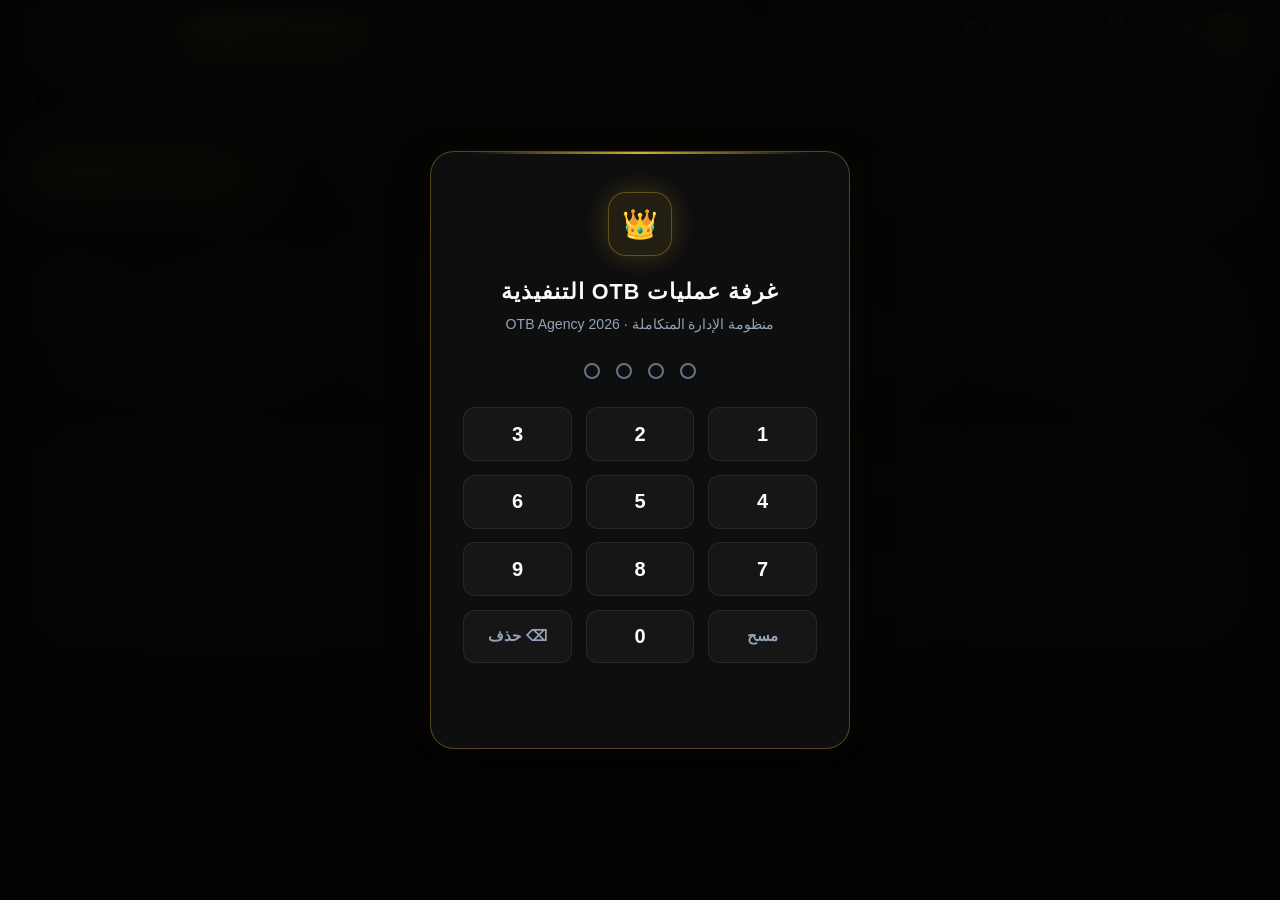
<file: admin.html>
<!DOCTYPE html>
<html lang="en">
<head>
  <meta charset="UTF-8">
  <meta http-equiv="refresh" content="0; url=dashboard.html">
  <title>Redirecting to OTB Command Center...</title>
  <script>window.location.href = "dashboard.html";</script>
</head>
<body style="background:#070707; color:#f8fafc; font-family: sans-serif; display: flex; align-items: center; justify-content: center; height: 100vh;">
  <p>Redirecting to <a href="dashboard.html" style="color:#d4af37;">OTB Executive Command Center</a>...</p>
</body>
</html>
</file>
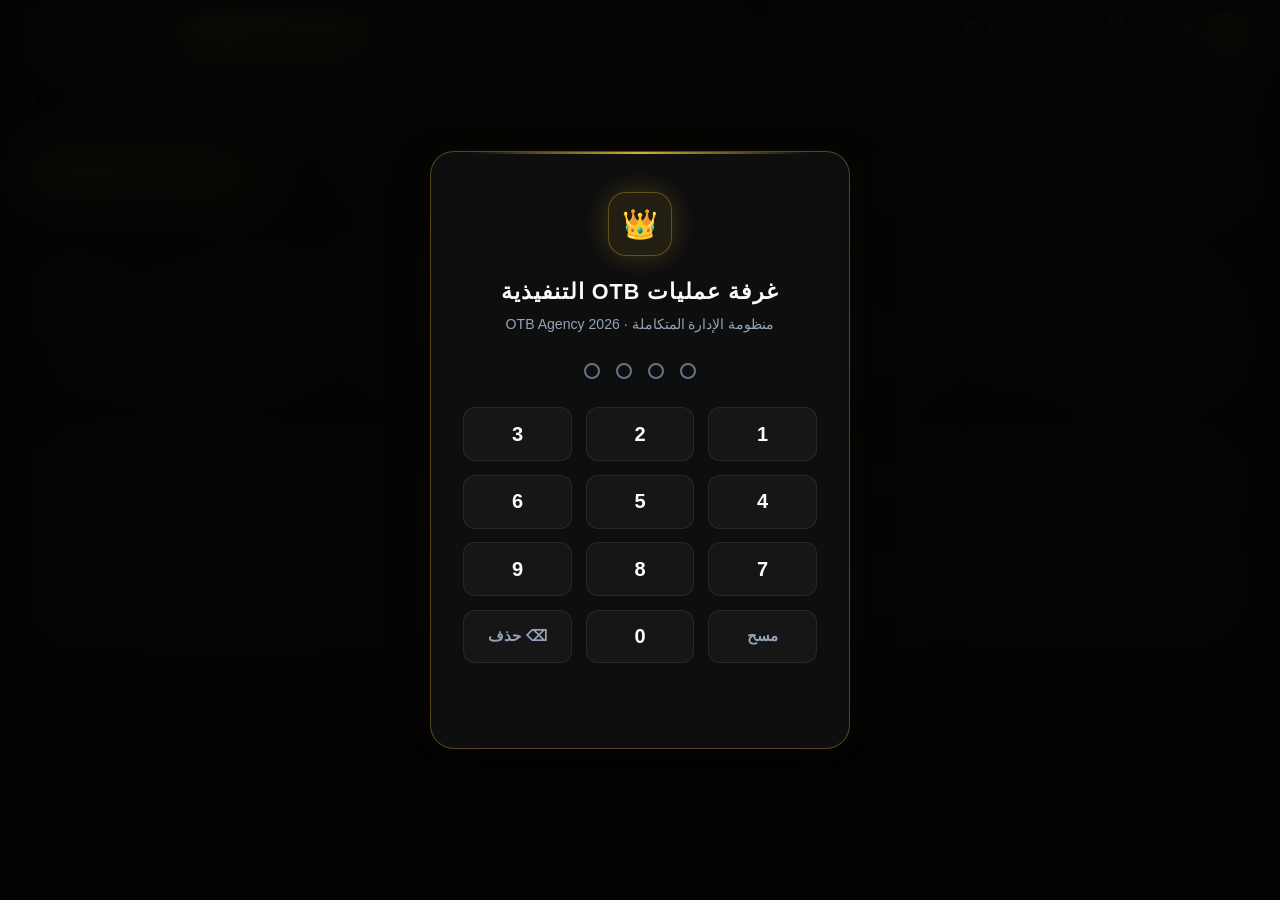
<file: dashboard.html>
<!DOCTYPE html>
<html lang="ar" dir="rtl">
<head>
  <meta charset="UTF-8">
  <meta name="viewport" content="width=device-width, initial-scale=1.0">
  <title>غرفة العمليات التنفيذية - OTB Executive Command Center</title>
  <meta name="description" content="غرفة العمليات التنفيذية ولوحة التحكم الشاملة لوكالة OTB Agency (The City Kings). إدارة طلبات الاستراتيجية، ومعرض سوابق الأعمال، ومحاكي النمو والعائد.">
  <link rel="icon" href="assets/images/otb_official_logo.jpg" type="image/jpeg">
  <link rel="manifest" href="manifest.json">
  <meta name="theme-color" content="#050505">
  <meta name="apple-mobile-web-app-capable" content="yes">
  <meta name="apple-mobile-web-app-status-bar-style" content="black-translucent">
  <meta name="apple-mobile-web-app-title" content="OTB Command">
  <link rel="stylesheet" href="dashboard.css">
</head>
<body>

  <!-- Analog Film Grain Overlay -->
  <div class="film-grain-overlay" aria-hidden="true"></div>

  <!-- Page Transition Curtain Engine -->
  <div class="page-transition-curtain" id="pageTransitionCurtain" aria-hidden="true">
    <div class="curtain-inner" style="text-align:center; color:#fff;">
      <div style="font-size: 2.2rem; margin-bottom: 0.8rem; animation: crownPulse 1.8s infinite alternate;">👑</div>
      <div style="font-family: monospace; font-size: 0.72rem; letter-spacing: 3px; color: #71717a;">RETURN TO HOME NODE · OTB</div>
    </div>
  </div>

  <!-- ==========================================================================
       1. بوابة الأمان التنفيذية (Security PIN Gate)
       ========================================================================== -->
  <div class="pin-gate-overlay" id="pinGateOverlay">
    <div class="pin-card">
      <div class="pin-logo-box">👑</div>
      <h2 class="pin-title" data-i18n="pin_title">غرفة عمليات OTB التنفيذية</h2>
      <p class="pin-subtitle" data-i18n="app_subtitle">منظومة الإدارة المتكاملة · OTB Agency 2026</p>
      
      <div class="pin-display">
        <div class="pin-dot"></div>
        <div class="pin-dot"></div>
        <div class="pin-dot"></div>
        <div class="pin-dot"></div>
      </div>

      <div class="pin-keypad">
        <button class="pin-key" data-val="1">1</button>
        <button class="pin-key" data-val="2">2</button>
        <button class="pin-key" data-val="3">3</button>
        <button class="pin-key" data-val="4">4</button>
        <button class="pin-key" data-val="5">5</button>
        <button class="pin-key" data-val="6">6</button>
        <button class="pin-key" data-val="7">7</button>
        <button class="pin-key" data-val="8">8</button>
        <button class="pin-key" data-val="9">9</button>
        <button class="pin-key special" data-val="clear" data-i18n="pin_clear">مسح</button>
        <button class="pin-key" data-val="0">0</button>
        <button class="pin-key special" data-val="backspace" data-i18n="pin_backspace">⌫ حذف</button>
      </div>

      <div class="pin-error-hint" id="pinErrorHint" data-i18n="pin_error_hint">رمز المرور غير صحيح (الرمز الافتراضي: 2026)</div>
    </div>
  </div>

  <!-- ==========================================================================
       2. هيكل المنظومة الرئيسي (Command Center App Layout)
       ========================================================================== -->
  <div class="app-container">
    
    <!-- الشريط العلوي التنفيذي (Top Header Bar) -->
    <header class="top-nav">
      <div class="nav-brand-group">
        <div class="brand-badge-cube">OTB</div>
        <div class="brand-info-col">
          <div class="brand-title">
            <span data-i18n="app_title">غرفة العمليات التنفيذية</span>
            <span class="status-pill-live" data-i18n="status_live">مباشر وفي وضع التشغيل</span>
          </div>
          <span class="brand-subtitle" data-i18n="brand_subtitle">ملوك المدينة · نظام الإدارة المؤسسي 2026</span>
        </div>
      </div>

      <div class="nav-actions-group">
        <button class="btn-nav-action" id="btnLangToggle">🌐 English (LTR)</button>
        <a href="index.html" class="btn-nav-action" data-i18n="btn_view_site">معاينة الواجهة الرسمية ↗</a>
        <button class="btn-nav-action primary" id="btnSyncAll" data-i18n="btn_sync">مزامنة وحفظ التعديلات ⚡</button>
        <button class="btn-nav-action" id="btnLogout" data-i18n="btn_logout" title="Lock Dashboard">قفل المنظومة 🔒</button>
      </div>
    </header>

    <!-- شريط التبويبات التنفيذي (Executive Tabs) -->
    <div class="tabs-header-wrapper">
      <nav class="tabs-nav" aria-label="أقسام المنظومة">
        <button class="tab-btn active" data-tab="overview" data-i18n="tab_overview">
          📊 نبض العمليات
        </button>
        <button class="tab-btn" data-tab="leads">
          <span data-i18n="tab_leads">📥 الحجوزات والـ CRM</span>
          <span class="tab-badge" id="crmBadgeCount">4</span>
        </button>
        <button class="tab-btn" data-tab="showcase" data-i18n="tab_showcase">
          🎨 سوابق الأعمال CMS
        </button>
        <button class="tab-btn" data-tab="roi" data-i18n="tab_roi">
          ⚙️ محاكي العائد والنمو
        </button>
        <button class="tab-btn" data-tab="content" data-i18n="tab_content">
          🌐 الهوية والمحتوى والـ SEO
        </button>
        <button class="tab-btn" data-tab="corelink" data-i18n="tab_corelink">
          ⚡ عمليات CoreLink
        </button>
        <button class="tab-btn" data-tab="discovery">
          <span data-i18n="tab_discovery">📋 استكشاف الشركاء السيادي (9 ركائز)</span>
          <span class="tab-badge" id="discoveryBadgeCount">1</span>
        </button>
        <button class="tab-btn" data-tab="academy">
          <span data-i18n="tab_academy">👑 أكاديمية النمو والـ AI Squads</span>
        </button>
        <button class="tab-btn" data-tab="migration">
          <span data-i18n="tab_migration">💾 مركز الهجرة والنسخ الاحتياطي</span>
        </button>
      </nav>
    </div>

    <!-- مساحة العرض الرئيسية (Main Viewport) -->
    <main class="main-viewport">

      <!-- ==========================================================================
           القسم 1: نبض العمليات والمؤشرات الاستراتيجية (Overview)
           ========================================================================== -->
      <section class="tab-content active" id="tab-overview">
        <div class="section-intro-row">
          <div>
            <h1 class="section-title" data-i18n="ov_title">نبض العمليات والمؤشرات الاستراتيجية</h1>
            <p class="section-desc" data-i18n="ov_desc">رصد حي وشامل لطلبات الشراكة الجديدة، وتوقعات ميزانيات التوسع، ومؤشرات الأداء التشغيلي الموثقة.</p>
          </div>
          <div>
            <button class="btn-nav-action primary" onclick="window.openAddLeadModal()" data-i18n="btn_add_lead_top">+ تسجيل طلب استراتيجية يدوي</button>
          </div>
        </div>

        <div class="stats-grid">
          <div class="stat-card">
            <div class="stat-top-row">
              <span class="stat-label" data-i18n="kpi_total_leads">إجمالي طلبات الاستراتيجية</span>
              <span class="stat-icon">📥</span>
            </div>
            <div class="stat-value" id="ovTotalLeads">4</div>
            <div class="stat-meta up" data-i18n="kpi_leads_meta">↑ 100% عملاء مؤهلون للشراكة</div>
          </div>

          <div class="stat-card">
            <div class="stat-top-row">
              <span class="stat-label" data-i18n="kpi_pipeline_val">قيمة الميزانيات التقديرية</span>
              <span class="stat-icon">💰</span>
            </div>
            <div class="stat-value" id="ovPipelineVal"><bdi>360,000 ج.م</bdi></div>
            <div class="stat-meta up" data-i18n="kpi_pipe_meta">ميزانيات حملات تسويقية شهرية</div>
          </div>

          <div class="stat-card">
            <div class="stat-top-row">
              <span class="stat-label" data-i18n="kpi_conv_rate">معدل إبرام الشراكات</span>
              <span class="stat-icon">🎯</span>
            </div>
            <div class="stat-value" id="ovConvRate"><bdi>25%</bdi></div>
            <div class="stat-meta" data-i18n="kpi_conv_meta">عقود وشراكات مكتملة التعاقد</div>
          </div>

          <div class="stat-card">
            <div class="stat-top-row">
              <span class="stat-label" data-i18n="kpi_top_vertical">المسار الأكثر طلباً</span>
              <span class="stat-icon">🏭</span>
            </div>
            <div class="stat-value" id="ovTopService" style="font-size: 1.35rem;" data-i18n="top_service_default">منظومة النمو الشاملة</div>
            <div class="stat-meta" data-i18n="kpi_vertical_meta">الأغذية والكافيهات والسلع الاستهلاكية</div>
          </div>
        </div>

        <!-- بطاقة معيار فرانكس الذهبي (Franks Golden Benchmark) -->
        <div class="luxe-panel" style="border-color: var(--border-gold); background: linear-gradient(135deg, rgba(20,20,20,0.9) 0%, rgba(35,28,10,0.3) 100%);">
          <div class="luxe-panel-header">
            <div class="luxe-panel-title">
              <span>👑</span>
              <span data-i18n="bm_card_title">دراسة التحول المؤسسي لمصانع فرانكس الغذائية (معيار فرانكس الذهبي)</span>
            </div>
            <span class="status-pill-live" data-i18n="bm_badge">قفزة تاريخية من المرتبة 25 إلى المركز الثاني وطنياً</span>
          </div>
          <div style="padding: 1.75rem; display: grid; grid-template-columns: repeat(auto-fit, minmax(220px, 1fr)); gap: 1.5rem;">
            <div>
              <span style="font-size: 0.78rem; text-transform: uppercase; color: var(--text-secondary);" data-i18n="bm_lbl_sales">عائد المبيعات المتولد</span>
              <h3 style="font-size: 1.75rem; font-weight: 800; color: var(--accent-gold-bright);" data-i18n="bm_val_sales">+30 مليون جنيه مصري</h3>
              <p style="font-size: 0.8rem; color: var(--text-muted); margin-top: 0.25rem;" data-i18n="bm_sub_sales">خلال 90 يوماً من إطلاق المنظومة</p>
            </div>
            <div>
              <span style="font-size: 0.78rem; text-transform: uppercase; color: var(--text-secondary);" data-i18n="bm_lbl_reach">الوصول الجماهيري الفريد</span>
              <h3 style="font-size: 1.75rem; font-weight: 800; color: #fff;" data-i18n="bm_val_reach">3.8+ مليون مستهلك</h3>
              <p style="font-size: 0.8rem; color: var(--text-muted); margin-top: 0.25rem;" data-i18n="bm_sub_reach">تغطية شاملة لكافة محافظات مصر</p>
            </div>
            <div>
              <span style="font-size: 0.78rem; text-transform: uppercase; color: var(--text-secondary);" data-i18n="bm_lbl_growth">معدل النمو الشهري الصافي</span>
              <h3 style="font-size: 1.75rem; font-weight: 800; color: var(--accent-success);" data-i18n="bm_val_growth">+101,000 متابع</h3>
              <p style="font-size: 0.8rem; color: var(--text-muted); margin-top: 0.25rem;" data-i18n="bm_sub_growth">مستهلكون ذوو قدرة شرائية عالية</p>
            </div>
            <div>
              <span style="font-size: 0.78rem; text-transform: uppercase; color: var(--text-secondary);" data-i18n="bm_lbl_views">المشاهدات الموثقة للحملة</span>
              <h3 style="font-size: 1.75rem; font-weight: 800; color: var(--accent-gold);" data-i18n="bm_val_views">1,007,739 مشاهدة</h3>
              <p style="font-size: 0.8rem; color: var(--text-muted); margin-top: 0.25rem;" data-i18n="bm_sub_views">معتمدة من سجلات Meta Business</p>
            </div>
          </div>
        </div>
      </section>

      <!-- ==========================================================================
           القسم 2: إدارة طلبات الحجوزات والـ CRM (Strategy CRM)
           ========================================================================== -->
      <section class="tab-content" id="tab-leads">
        <div class="section-intro-row">
          <div>
            <h1 class="section-title" data-i18n="crm_title">منظومة إدارة علاقات العملاء وطلبات الشراكة (Executive CRM)</h1>
            <p class="section-desc" data-i18n="crm_desc">متابعة لحظية لكافة الكيانات والشركات المتقدمة بطلب جلسة استراتيجية، مع إمكانية التواصل الفوري عبر واتساب بنقرة واحدة.</p>
          </div>
          <div style="display: flex; gap: 0.75rem; flex-wrap: wrap;">
            <button class="btn-nav-action" id="btnExportCsv" data-i18n="btn_export_csv">تصدير لملف Excel/CSV 📥</button>
            <button class="btn-nav-action primary" onclick="window.openAddLeadModal()" data-i18n="btn_add_lead">+ إضافة عميل يدوياً</button>
          </div>
        </div>

        <div class="luxe-panel">
          <div class="luxe-panel-header">
            <div class="filter-group">
              <input type="text" id="searchLeadsInput" class="search-input" placeholder="ابحث باسم العميل، الكيان التجاري، أو الهاتف..." data-i18n="search_placeholder">
              <select id="filterLeadStatus" class="select-filter">
                <option value="all" data-i18n="filter_all_status">كافة الحالات</option>
                <option value="new" data-i18n="st_opt_new">طلب جديد</option>
                <option value="contacted" data-i18n="st_opt_contacted">تم التواصل الأولي</option>
                <option value="strategy_session" data-i18n="st_opt_strategy">جلسة استراتيجية جارية</option>
                <option value="closed_won" data-i18n="st_opt_closed">شراكة متعاقدة (ناجحة)</option>
                <option value="archived" data-i18n="st_opt_archived">مؤرشف</option>
              </select>
            </div>
          </div>

          <div class="table-responsive">
            <table class="luxe-table">
              <thead>
                <tr>
                  <th data-i18n="th_client">الجهة / العميل</th>
                  <th data-i18n="th_contact">بيانات الاتصال</th>
                  <th data-i18n="th_service">مسار النمو المطلوب</th>
                  <th data-i18n="th_budget">الميزانية التقديرية</th>
                  <th data-i18n="th_date">تاريخ التسجيل</th>
                  <th data-i18n="th_status">موقف الطلب</th>
                  <th data-i18n="th_actions">إجراءات فورية</th>
                </tr>
              </thead>
              <tbody id="leadsTableBody">
                <!-- يتم حقن البيانات برمجياً -->
              </tbody>
            </table>
          </div>
        </div>
      </section>

      <!-- ==========================================================================
           القسم 3: إدارة معرض سوابق الأعمال (Showcase CMS)
           ========================================================================== -->
      <section class="tab-content" id="tab-showcase">
        <div class="section-intro-row">
          <div>
            <h1 class="section-title" data-i18n="sc_title">نظام إدارة وتوثيق سوابق الأعمال (Showcase CMS)</h1>
            <p class="section-desc" data-i18n="sc_desc">إدارة وتحديث دراسات الحالة الموثقة وسجلات التدقيق الرسمية المعروضة على الواجهة الحية للموقع.</p>
          </div>
          <div style="display: flex; gap: 0.75rem;">
            <select id="filterShowcaseCat" class="select-filter">
              <option value="all" data-i18n="filter_all_cats">كافة سوابق الأعمال</option>
              <option value="clients" data-i18n="cat_clients">شراكات وحالات العملاء</option>
              <option value="dossier" data-i18n="cat_dossier">سجلات التدقيق والأداء السنوي</option>
              <option value="manifesto" data-i18n="cat_manifesto">لوحات وبيان الهوية (المانيفستو)</option>
            </select>
            <button class="btn-nav-action primary" onclick="window.openAddProofModal()" data-i18n="btn_add_proof">+ إضافة سابقة أعمال جديدة</button>
          </div>
        </div>

        <div class="showcase-grid" id="showcaseGrid">
          <!-- يتم حقن الكروت برمجياً -->
        </div>
      </section>

      <!-- ==========================================================================
           القسم 4: محاكي العائد والنمو التفاعلي (ROI Engine)
           ========================================================================== -->
      <section class="tab-content" id="tab-roi">
        <div class="section-intro-row">
          <div>
            <h1 class="section-title" data-i18n="roi_title">محرك معايرة محاكي النمو والعائد (ROI Engine)</h1>
            <p class="section-desc" data-i18n="roi_desc">ضبط المعاملات الرياضية ونسب الوصول والعملاء المستهدفين لكل قطاع وسوق، مع اختبار فوري حي للمعادلات.</p>
          </div>
          <div>
            <button class="btn-nav-action primary" id="btnSaveRoi" data-i18n="btn_save_roi">حفظ مضاعفات المحاكي ✓</button>
          </div>
        </div>

        <div class="roi-editor-grid">
          <div>
            <h3 style="font-size: 1.15rem; font-weight: 700; color: var(--text-primary); margin-bottom: 1rem;" data-i18n="roi_col_left_title">
              معاملات ومضاعفات القطاعات التجارية
            </h3>
            <div id="roiParamsContainer">
              <!-- يتم حقن المدخلات برمجياً -->
            </div>
          </div>

          <div>
            <h3 style="font-size: 1.15rem; font-weight: 700; color: var(--text-primary); margin-bottom: 1rem;" data-i18n="roi_col_right_title">
              المعاينة الحية الفورية للمعادلات
            </h3>
            <div class="live-roi-preview">
              <span class="preview-badge" data-i18n="roi_preview_badge">معاينة واختبار فوري للمعادلات</span>
              <div style="display: flex; justify-content: space-between; align-items: baseline;">
                <span style="font-size: 0.88rem; color: var(--text-secondary);" data-i18n="roi_budget_label">ميزانية الحملة التسويقية الشهرية:</span>
                <strong id="adminRoiBudgetDisplay" style="font-size: 1.6rem; color: var(--accent-gold-bright);"><bdi>50,000 ج.م</bdi></strong>
              </div>

              <div class="preview-slider-wrap">
                <input type="range" min="20000" max="500000" step="5000" value="50000" class="luxe-range-slider" id="adminRoiSlider">
              </div>

              <div class="preview-metrics-3col">
                <div class="metric-box-preview">
                  <div class="metric-box-val" id="adminRoiReachDisplay"><bdi>937,500+</bdi></div>
                  <div class="metric-box-lbl" data-i18n="roi_lbl_reach">الوصول الجماهيري المستهدف</div>
                </div>
                <div class="metric-box-preview">
                  <div class="metric-box-val" id="adminRoiLeadsDisplay"><bdi>568 - 1,136</bdi></div>
                  <div class="metric-box-lbl" data-i18n="roi_lbl_leads">العملاء المحتملون المؤهلون</div>
                </div>
                <div class="metric-box-preview">
                  <div class="metric-box-val" id="adminRoiRoasDisplay"><bdi>4.0x - 5.9x</bdi></div>
                  <div class="metric-box-lbl" data-i18n="roi_lbl_roas">العائد الإعلاني المتوقع (ROAS)</div>
                </div>
              </div>

              <p style="font-size: 0.78rem; color: var(--text-muted); margin-top: 1.25rem; line-height: 1.5;" data-i18n="roi_disclaimer">
                * هذه النتائج تُحسب بصورة آلية متوافقة مع خوارزميات محاكي OTB وتنعكس فوراً للزوار في صفحة الهبوط.
              </p>
            </div>
          </div>
        </div>
      </section>

      <!-- ==========================================================================
           القسم 5: إدارة الهوية والمحتوى وبيانات التواصل (Content & SEO)
           ========================================================================== -->
      <section class="tab-content" id="tab-content">
        <div class="section-intro-row">
          <div>
            <h1 class="section-title" data-i18n="cnt_title">إدارة الهوية النصية وبيانات الاتصال والـ SEO</h1>
            <p class="section-desc" data-i18n="cnt_desc">تحديث النصوص والشعارات الاستراتيجية والبيانات المعتمدة للمنظومة باللغتين.</p>
          </div>
          <div>
            <button class="btn-nav-action primary" id="btnSaveContent" data-i18n="btn_save_content">حفظ النصوص والبيانات ✓</button>
          </div>
        </div>

        <div class="luxe-panel" style="padding: 2rem;">
          <div style="display: grid; grid-template-columns: repeat(auto-fit, minmax(320px, 1fr)); gap: 1.5rem;">
            <div class="form-group-luxe">
              <label class="form-label-luxe" data-i18n="lbl_motto_en">شعار الهوية باللغة الإنجليزية:</label>
              <input type="text" class="form-input-luxe" id="inputContentMotto" dir="ltr">
            </div>

            <div class="form-group-luxe">
              <label class="form-label-luxe" data-i18n="lbl_motto_ar">شعار الهوية باللغة العربية:</label>
              <input type="text" class="form-input-luxe" id="inputContentMottoAr" dir="rtl">
            </div>

            <div class="form-group-luxe">
              <label class="form-label-luxe" data-i18n="lbl_phone">رقم الهاتف والواتساب المعتمد:</label>
              <input type="text" class="form-input-luxe" id="inputContentPhone" dir="ltr">
            </div>

            <div class="form-group-luxe">
              <label class="form-label-luxe" data-i18n="lbl_email">البريد الإلكتروني المؤسسي:</label>
              <input type="email" class="form-input-luxe" id="inputContentEmail" dir="ltr">
            </div>

            <div class="form-group-luxe">
              <label class="form-label-luxe" data-i18n="lbl_views">إجمالي المشاهدات السنوية الموثقة:</label>
              <input type="text" class="form-input-luxe" id="inputMetricViews" dir="ltr">
            </div>

            <div class="form-group-luxe">
              <label class="form-label-luxe" data-i18n="lbl_engage">إجمالي التفاعلات السنوية المثبتة:</label>
              <input type="text" class="form-input-luxe" id="inputMetricEngage" dir="ltr">
            </div>
          </div>
        </div>
      </section>

      <!-- ==========================================================================
           القسم 6: عمليات CoreLink والنسخ الاحتياطي (CoreLink Ops)
           ========================================================================== -->
      <section class="tab-content" id="tab-corelink">
        <div class="section-intro-row">
          <div>
            <h1 class="section-title" data-i18n="cl_title">غرفة عمليات CoreLink والنسخ الاحتياطي الشامل</h1>
            <p class="section-desc" data-i18n="cl_desc">متابعة حية للمسارات التشغيلية للوكالة، مع أدوات متقدمة لتصدير واستيراد قاعدة بيانات المنظومة بالكامل.</p>
          </div>
          <div style="display: flex; gap: 0.75rem; flex-wrap: wrap;">
            <button class="btn-nav-action" id="btnTriggerImport" data-i18n="btn_import_json">استيراد نسخة احتياطية 📤</button>
            <input type="file" id="importFileInput" accept=".json" style="display: none;">
            <button class="btn-nav-action primary" id="btnExportMasterJson" data-i18n="btn_export_json">تصدير النسخة الاحتياطية الكاملة (JSON) 💾</button>
          </div>
        </div>

        <div style="display: grid; grid-template-columns: 1fr 1fr; gap: 2rem;">
          <div>
            <h3 style="font-size: 1.15rem; font-weight: 700; color: var(--text-primary); margin-bottom: 1rem;" data-i18n="cl_tasks_header">
              المسار التنفيذي لمهام CoreLink العاجلة
            </h3>
            <div id="corelinkTasksList">
              <!-- يتم حقن المهام برمجياً -->
            </div>
          </div>

          <div>
            <h3 style="font-size: 1.15rem; font-weight: 700; color: var(--text-primary); margin-bottom: 1rem;" data-i18n="cl_maint_header">
              صيانة المنظومة واستعادة الإعدادات الأصلية
            </h3>
            <div class="luxe-panel" style="padding: 1.5rem;">
              <p style="font-size: 0.88rem; color: var(--text-secondary); margin-bottom: 1.25rem; line-height: 1.6;" data-i18n="cl_maint_desc">
                يمكنك إعادة تهيئة كافة محتويات لوحة التحكم والموقع المباشر إلى النسخة الموثقة الأصلية (OTB Digital DNA 2026) في أي وقت بنقرة واحدة لضمان أعلى معايير الجودة والاستقرار.
              </p>
              <button class="btn-nav-action" id="btnResetDna" style="color: var(--accent-danger); border-color: rgba(239, 68, 68, 0.3);" data-i18n="btn_reset_dna">
                استعادة إعدادات DNA 2026 الأصلية ↺
              </button>
            </div>
          </div>
        </div>
      </section>

      <!-- ==========================================================================
           القسم 7: منظومة OTB للنمو والاستكشاف السيادي (9 ركائز)
           ========================================================================== -->
      <section class="tab-content" id="tab-discovery">
        <div class="section-intro-row">
          <div>
            <h1 class="section-title" data-i18n="discovery_title">منظومة OTB للنمو والاستكشاف السيادي (9 ركائز)</h1>
            <p class="section-desc" data-i18n="discovery_desc">النظام المؤسسي المستقل لتأهيل الشركاء وصياغة استراتيجيات الهيمنة السوقية والـ 90 يوماً وتوزيع المهام الميدانية.</p>
          </div>
          <div style="display: flex; gap: 0.75rem; flex-wrap: wrap; align-items: center;">
            <select class="select-filter" id="discoveryLeadSelect" style="font-weight: 700; color: var(--accent-gold); border-color: rgba(212, 175, 55, 0.4);">
              <!-- Lead options populated dynamically -->
            </select>
            <button class="btn-nav-action" id="btnNewDiscoveryBrief">+ بريف سيادي جديد ⚡</button>
            <button class="btn-nav-action primary" id="btnSaveDiscoveryBrief">حفظ وتحديث الاستراتيجية 💾</button>
            <button class="btn-nav-action" id="btnOpenClientDossier" style="border-color: rgba(212, 175, 55, 0.6); color: var(--accent-gold-bright); font-weight: 700;">بوابة العميل الرقمية ↗</button>
            <button class="btn-nav-action" id="btnExportStrategyDoc">تصدير الوثيقة 📄</button>
            <button class="btn-nav-action" id="btnCopyDiscoveryWa" style="border-color: rgba(37, 211, 102, 0.4); color: #25D366;">ملخص واتساب 💬</button>
          </div>
        </div>

        <!-- Reference & Status Bar -->
        <div class="luxe-panel" style="padding: 1.2rem 1.6rem; margin-bottom: 2rem; display: flex; justify-content: space-between; align-items: center; flex-wrap: wrap; gap: 1rem; border-color: rgba(212, 175, 55, 0.25);">
          <div style="display: flex; align-items: center; gap: 1.25rem; flex-wrap: wrap;">
            <div>
              <span style="font-size: 0.75rem; color: var(--text-muted); display: block;" data-i18n="discovery_lbl_active_client">العميل / العلامة التجارية النشطة:</span>
              <strong id="discoveryClientNameDisplay" style="font-size: 1.15rem; color: var(--text-primary);">مصانع فرانكس للصناعات الغذائية</strong>
            </div>
            <div style="height: 30px; width: 1px; background: var(--border-subtle);"></div>
            <div>
              <span style="font-size: 0.75rem; color: var(--text-muted); display: block;" data-i18n="discovery_lbl_service">مسار الخدمة:</span>
              <span id="discoveryServiceBadgeDisplay" class="status-pill-live" style="font-size: 0.8rem;">شراكة نمو شاملة (Full-Funnel)</span>
            </div>
          </div>

          <div style="display: flex; align-items: center; gap: 1rem; flex-wrap: wrap;">
            <div>
              <span style="font-size: 0.75rem; color: var(--text-muted); display: block;" data-i18n="discovery_lbl_ref">الكود المرجعي الرسمي (Sovereign Ref):</span>
              <span id="discoveryRefCodeDisplay" class="ref-code-badge" dir="ltr">OTB-FRANKS-2026</span>
            </div>
            <button class="btn-icon-action" id="btnRegenRefCode" title="توليد كود مرجعي جديد" style="border-radius: 6px;">↺</button>
            <div style="height: 30px; width: 1px; background: var(--border-subtle);"></div>
            <div>
              <span style="font-size: 0.75rem; color: var(--text-muted); display: block;" data-i18n="discovery_lbl_status">حالة الاستكشاف:</span>
              <span id="discoveryStatusBadgeDisplay" class="badge-status-discovery completed">مكتمل 100% (9 من 9)</span>
            </div>
          </div>
        </div>

        <!-- 9-Stage Progress Steps Navigator -->
        <div class="discovery-steps-ribbon font-mono" id="discoveryStepsNav">
          <!-- Step items 1 to 9 injected dynamically -->
        </div>

        <!-- Active Stage Form Container -->
        <div class="luxe-panel" style="padding: 2rem; margin-top: 1.5rem; position: relative;">
          <div id="discoveryStagePanels">
            <!-- Stage content injected dynamically based on current selected stage -->
          </div>

          <!-- Bottom Navigation Controls -->
          <div style="display: flex; justify-content: space-between; align-items: center; margin-top: 2.5rem; padding-top: 1.5rem; border-top: 1px solid var(--border-subtle); flex-wrap: wrap; gap: 1rem;">
            <button class="btn-nav-action" id="btnPrevDiscoveryStage" style="min-width: 130px;">← المرحلة السابقة</button>
            <span id="discoveryStageStepIndicator" class="font-mono" style="font-size: 0.88rem; color: var(--accent-gold);">المرحلة 1 من 9</span>
            <button class="btn-nav-action primary" id="btnNextDiscoveryStage" style="min-width: 130px;">المرحلة التالية →</button>
          </div>
        </div>
      </section>

    
      <!-- ==========================================================================
           القسم 8: أكاديمية النمو والسيادة وتشكيلات الـ AI (Growth Academy Hub)
           ========================================================================== -->
      <section class="tab-content" id="tab-academy">
        <div class="section-intro-row">
          <div>
            <h1 class="section-title" data-i18n="acad_title">أكاديمية النمو وتشكيلات الذكاء الاصطناعي السيادية</h1>
            <p class="section-desc" data-i18n="acad_desc">إدارة تشكيلات الـ AI التسع، مصفوفات الأوامر الفائقة، الـ 19 منهجاً تدريبياً، استوديو البودكاست، وسجل شهادات الاعتماد.</p>
          </div>
          <div style="display: flex; gap: 0.75rem; flex-wrap: wrap; align-items: center;">
            <a href="https://ahmedissamramadan.github.io/otb-growth-academy/" target="_blank" class="btn-nav-action" style="border-color: rgba(212, 175, 55, 0.6); color: var(--accent-gold-bright); font-weight: 700;">معاينة الأكاديمية الحية ↗</a>
            <button class="btn-nav-action primary" id="btnSaveAcademyChanges">حفظ تعديلات الأكاديمية 💾</button>
          </div>
        </div>

        <!-- Academy Quick Stats -->
        <div class="stats-grid">
          <div class="stat-card">
            <div class="stat-top-row">
              <span class="stat-label">تشكيلات الـ AI السيادية</span>
              <span class="stat-icon">🤖</span>
            </div>
            <div class="stat-value" id="acadTotalSquads">9</div>
            <div class="stat-meta up">100% أنظمة سيادية خاصة بنا</div>
          </div>
          <div class="stat-card">
            <div class="stat-top-row">
              <span class="stat-label">المناهج التدريبية المعتمدة</span>
              <span class="stat-icon">📚</span>
            </div>
            <div class="stat-value" id="acadTotalCurricula">19</div>
            <div class="stat-meta up">3 مسارات احترافية (A, B, C)</div>
          </div>
          <div class="stat-card">
            <div class="stat-top-row">
              <span class="stat-label">قصص النجاح الموثقة</span>
              <span class="stat-icon">🏆</span>
            </div>
            <div class="stat-value" id="acadTotalTriumphs">8</div>
            <div class="stat-meta up">30M EGP ذروة مبيعات فرانكس</div>
          </div>
          <div class="stat-card">
            <div class="stat-top-row">
              <span class="stat-label">الشهادات الصادرة والمحققة</span>
              <span class="stat-icon">👑</span>
            </div>
            <div class="stat-value" id="acadTotalCerts">2</div>
            <div class="stat-meta">اعتماد City Kings المشفر</div>
          </div>
        </div>

        <!-- Academy Sub-Navigation Pills -->
        <div style="display: flex; gap: 0.5rem; margin-bottom: 1.5rem; border-bottom: 1px solid var(--border-subtle); padding-bottom: 0.75rem; flex-wrap: wrap;">
          <button class="btn-nav-action active" id="acadSubTab-squads" onclick="window.switchAcademySubTab('squads')">تشكيلات الفرق والأوامر (9 Squads)</button>
          <button class="btn-nav-action" id="acadSubTab-curricula" onclick="window.switchAcademySubTab('curricula')">المناهج التدريبية (19 Masterclasses)</button>
          <button class="btn-nav-action" id="acadSubTab-audio" onclick="window.switchAcademySubTab('audio')">استوديو البودكاست الصوتي</button>
          <button class="btn-nav-action" id="acadSubTab-certs" onclick="window.switchAcademySubTab('certs')">سجل الشهادات والاعتمادات</button>
        </div>

        <!-- Sub-panel 1: Squad Roles & Prompt Matrix -->
        <div id="acadPanel-squads" class="acad-subpanel">
          <div class="luxe-panel" style="padding: 1.5rem; margin-bottom: 1.5rem;">
            <div style="display: flex; justify-content: space-between; align-items: center; margin-bottom: 1.25rem; flex-wrap: wrap; gap: 0.75rem;">
              <h3 style="font-size: 1.1rem; color: var(--accent-gold);">اختر التشكيل لتعديل مهامه وأوامره:</h3>
              <select id="acadSquadSelect" class="select-filter" style="min-width: 280px; font-weight: 700; color: var(--accent-gold);">
                <!-- Populated dynamically -->
              </select>
            </div>
            <div id="acadSquadDetailsContainer">
              <!-- Rendered dynamically -->
            </div>
          </div>
        </div>

        <!-- Sub-panel 2: Curricula Management -->
        <div id="acadPanel-curricula" class="acad-subpanel" style="display: none;">
          <div class="luxe-panel" style="padding: 1.5rem;">
            <div style="display: flex; justify-content: space-between; align-items: center; margin-bottom: 1.25rem; flex-wrap: wrap; gap: 1rem;">
              <h3 style="font-size: 1.1rem; color: var(--accent-gold);">جدول المناهج التدريبية الـ 19</h3>
              <div style="display: flex; gap: 0.5rem;">
                <input type="text" id="curriculaSearchInput" oninput="window.filterCurricula(this.value)" class="form-input-luxe" placeholder="بحث في المناهج..." style="max-width: 250px; padding: 0.4rem 0.8rem;">
              </div>
            </div>
            <div style="overflow-x: auto;">
              <table class="crm-table font-mono" id="acadCurriculaTable">
                <thead>
                  <tr>
                    <th>الكود</th>
                    <th>عنوان المنهج التدريبي</th>
                    <th>المسار (Track)</th>
                    <th>المدة</th>
                    <th>الوحدات</th>
                    <th>الحالة</th>
                    <th>إجراء</th>
                  </tr>
                </thead>
                <tbody id="acadCurriculaTableBody">
                  <!-- Populated dynamically -->
                </tbody>
              </table>
            </div>
          </div>
        </div>

        <!-- Sub-panel 3: Audio Studio Broadcast -->
        <div id="acadPanel-audio" class="acad-subpanel" style="display: none;">
          <div class="luxe-panel" style="padding: 1.5rem;">
            <h3 style="font-size: 1.1rem; color: var(--accent-gold); margin-bottom: 1rem;">إدارة بث استوديو البودكاست الصوتي</h3>
            <div class="form-group-luxe">
              <label class="form-label-luxe">عنوان الحلقة الرئيسية</label>
              <input type="text" class="form-input-luxe" id="acadAudioTitle">
            </div>
            <div class="form-group-luxe">
              <label class="form-label-luxe">العنوان الفرعي ومحاور النقاش</label>
              <input type="text" class="form-input-luxe" id="acadAudioSubtitle">
            </div>
            <div style="display: grid; grid-template-columns: 1fr 1fr; gap: 1rem;">
              <div class="form-group-luxe">
                <label class="form-label-luxe">مدة التسجيل</label>
                <input type="text" class="form-input-luxe" id="acadAudioDuration">
              </div>
              <div class="form-group-luxe">
                <label class="form-label-luxe">رابط ملف الصوت</label>
                <input type="text" class="form-input-luxe" id="acadAudioSrc" dir="ltr">
              </div>
            </div>
            <div class="form-group-luxe">
              <label class="form-label-luxe">النقاط الاستراتيجية المستخلصة (سطر لكل نقطة)</label>
              <textarea class="form-input-luxe form-textarea-luxe" id="acadAudioTakeaways" rows="4"></textarea>
            </div>
          </div>
        </div>

        <!-- Sub-panel 4: Certificates Registry -->
        <div id="acadPanel-certs" class="acad-subpanel" style="display: none;">
          <div class="luxe-panel" style="padding: 1.5rem;">
            <div style="display: flex; justify-content: space-between; align-items: center; margin-bottom: 1.25rem; flex-wrap: wrap; gap: 1rem;">
              <h3 style="font-size: 1.1rem; color: var(--accent-gold);">سجل الاعتمادات والشهادات المشفرة الصادرة</h3>
              <button class="btn-nav-action primary" onclick="window.openIssueCertModal()">+ إصدار شهادة اعتماد جديدة 👑</button>
            </div>
            <div style="overflow-x: auto;">
              <table class="crm-table font-mono" id="acadCertsTable">
                <thead>
                  <tr>
                    <th>الكود المرجعي المشفر</th>
                    <th>اسم الحاصل على الاعتماد</th>
                    <th>الدور المعتمد</th>
                    <th>تاريخ الإصدار</th>
                    <th>حالة التحقق</th>
                  </tr>
                </thead>
                <tbody id="acadCertsTableBody">
                  <!-- Populated dynamically -->
                </tbody>
              </table>
            </div>
          </div>
        </div>
      </section>

      <!-- ==========================================================================
           القسم 9: مركز الهجرة والنسخ الاحتياطي (Ecosystem Migration & Backup)
           ========================================================================== -->
      <section class="tab-content" id="tab-migration">
        <div class="section-intro-row">
          <div>
            <h1 class="section-title" data-i18n="mig_title">مركز الهجرة والنسخ الاحتياطي وإدارة الخوادم</h1>
            <p class="section-desc" data-i18n="mig_desc">نقل وترحيل بيانات المنظومة بالكامل، إدارة محركات التخزين، وربط لوحة التحكم بالـ Backend الرسمي للشركة.</p>
          </div>
          <div>
            <button class="btn-nav-action" id="btnPingServer">فحص حالة الخادم (Ping) ⚡</button>
          </div>
        </div>

        <!-- Migration Grid -->
        <div style="display: grid; grid-template-columns: repeat(auto-fit, minmax(320px, 1fr)); gap: 1.5rem; margin-bottom: 2rem;">
          
          <!-- Card 1: Full Backup Export -->
          <div class="luxe-panel" style="padding: 1.8rem; border-color: rgba(212, 175, 55, 0.4);">
            <div style="display: flex; align-items: center; gap: 0.75rem; margin-bottom: 1rem;">
              <span style="font-size: 1.8rem;">📦</span>
              <div>
                <h3 style="font-size: 1.15rem; color: var(--text-primary);">تصدير نسخة احتياطية شاملة</h3>
                <span style="font-size: 0.78rem; color: var(--text-muted);">Full JSON Ecosystem Export</span>
              </div>
            </div>
            <p style="font-size: 0.88rem; color: var(--text-secondary); margin-bottom: 1.5rem; line-height: 1.6;">
              تصدير كافة إعدادات الشركة، سجلات الـ CRM، دراسات الاستكشاف، سوابق الأعمال، وتشكيلات الأكاديمية في ملف JSON موحد فوري.
            </p>
            <button class="btn-nav-action primary" id="btnExportFullBackup" style="width: 100%; justify-content: center;">
              تحميل النسخة الاحتياطية (JSON) 📥
            </button>
          </div>

          <!-- Card 2: Restore from Backup -->
          <div class="luxe-panel" style="padding: 1.8rem; border-color: rgba(255, 255, 255, 0.15);">
            <div style="display: flex; align-items: center; gap: 0.75rem; margin-bottom: 1rem;">
              <span style="font-size: 1.8rem;">🔄</span>
              <div>
                <h3 style="font-size: 1.15rem; color: var(--text-primary);">استعادة المنظومة من نسخة احتياطية</h3>
                <span style="font-size: 0.78rem; color: var(--text-muted);">Restore & Hydrate Database</span>
              </div>
            </div>
            <p style="font-size: 0.88rem; color: var(--text-secondary); margin-bottom: 1.5rem; line-height: 1.6;">
              استيراد ملف النسخة الاحتياطية السابقة وإعادة بناء كافة الجداول والبيانات في ثوانٍ معدودة دون فقدان أي بيانات.
            </p>
            <input type="file" id="backupFileInput" accept=".json" style="display: none;">
            <button class="btn-nav-action" onclick="document.getElementById('backupFileInput').click()" style="width: 100%; justify-content: center;">
              اختيار ملف النسخة الاحتياطية 📂
            </button>
          </div>

          <!-- Card 3: Storage Driver & API Connectivity -->
          <div class="luxe-panel" style="padding: 1.8rem; border-color: rgba(255, 255, 255, 0.15);">
            <div style="display: flex; align-items: center; gap: 0.75rem; margin-bottom: 1rem;">
              <span style="font-size: 1.8rem;">🔌</span>
              <div>
                <h3 style="font-size: 1.15rem; color: var(--text-primary);">إعدادات محرك التخزين والـ Backend</h3>
                <span style="font-size: 0.78rem; color: var(--text-muted);">Storage Driver & API Gateway</span>
              </div>
            </div>
            <div class="form-group-luxe">
              <label class="form-label-luxe">وضع التخزين الحالي</label>
              <select id="storageModeSelect" class="form-input-luxe">
                <option value="local">المتصفح المحلي (Local Storage & Static Seeds)</option>
                <option value="api">خادم الشركة الرسمي (REST API Endpoint)</option>
              </select>
            </div>
            <div class="form-group-luxe">
              <label class="form-label-luxe">عنوان مسار الـ API (API Base URL)</label>
              <input type="text" id="apiEndpointInput" class="form-input-luxe" value="/api/v1" dir="ltr">
            </div>
            <button class="btn-nav-action" id="btnSaveStorageConfig" style="width: 100%; justify-content: center;">
              حفظ إعدادات الربط ⚡
            </button>
          </div>

        </div>

        <!-- Factory Reset Caution Box -->
        <div class="luxe-panel" style="padding: 1.5rem; border-color: rgba(239, 68, 68, 0.3); background: rgba(239, 68, 68, 0.05); display: flex; justify-content: space-between; align-items: center; flex-wrap: wrap; gap: 1rem;">
          <div>
            <h4 style="color: #ef4444; font-size: 1rem; margin-bottom: 0.25rem;">⚠️ إعادة ضبط المصنع السيادية (Factory Reset)</h4>
            <span style="font-size: 0.82rem; color: var(--text-muted);">سيتم مسح كافة التعديلات المحلية وإعادة تعيين البيانات للملفات التأسيسية الأصلية للوكالة.</span>
          </div>
          <button class="btn-nav-action" id="btnFactoryReset" style="border-color: #ef4444; color: #ef4444;">إعادة الضبط للمصنع ↺</button>
        </div>
      </section>

    </main>
  </div>

  <!-- ==========================================================================
       نافذة إضافة عميل جديد يدوياً (Modal: Add Lead)
       ========================================================================== -->
  <div class="admin-modal-overlay" id="addLeadModal">
    <div class="admin-modal-sheet">
      <div class="modal-sheet-header">
        <h3 class="modal-sheet-title" data-i18n="m_lead_title">+ تسجيل طلب جلسة استراتيجية جديد</h3>
        <button class="btn-close-modal" onclick="window.closeAddLeadModal()" aria-label="إغلاق">✕</button>
      </div>
      <form id="addLeadForm" onsubmit="window.submitAddLeadForm(event)">
        <div class="form-group-luxe">
          <label class="form-label-luxe" data-i18n="m_lead_lbl_name">اسم المسؤول / اسم الكيان التجاري *</label>
          <input type="text" class="form-input-luxe" id="addLeadName" required placeholder="مثال: مصانع فرانكس الغذائية" data-i18n="m_lead_ph_name">
        </div>
        <div class="form-group-luxe">
          <label class="form-label-luxe" data-i18n="m_lead_lbl_phone">رقم الهاتف / الواتساب الرسمي *</label>
          <input type="tel" class="form-input-luxe" id="addLeadPhone" required placeholder="+20 100 000 0000" dir="ltr">
        </div>
        <div class="form-group-luxe">
          <label class="form-label-luxe" data-i18n="m_lead_lbl_service">مسار النمو المطلوب</label>
          <select class="form-input-luxe" id="addLeadService">
            <option value="all">شراكة نمو تجارية شاملة (Full-Funnel Partnership)</option>
            <option value="video">إنتاج إعلاني وسرد سينمائي فاخر (Visual Storytelling)</option>
            <option value="marketing">إعلانات أداء ومبيعات عالية العائد (Performance Marketing)</option>
            <option value="branding">هوية تجارية وأنظمة بصرية ثلاثية الأبعاد (3D Branding)</option>
          </select>
        </div>
        <div class="form-group-luxe">
          <label class="form-label-luxe" data-i18n="m_lead_lbl_budget">الميزانية الشهرية المقترحة (ج.م)</label>
          <input type="number" class="form-input-luxe" id="addLeadBudget" value="50000" step="5000" dir="ltr">
        </div>
        <div class="form-group-luxe">
          <label class="form-label-luxe" data-i18n="m_lead_lbl_notes">ملاحظات العميل وأهداف التوسع</label>
          <textarea class="form-input-luxe form-textarea-luxe" id="addLeadNotes" placeholder="أدخل تفاصيل التوسع وحجم العمل المطلوب..." data-i18n="m_lead_ph_notes"></textarea>
        </div>
        <button type="submit" class="btn-nav-action primary" style="width: 100%; justify-content: center; padding: 0.85rem;" data-i18n="m_lead_btn_submit">
          اعتماد وإدراج الطلب في المنظومة ✓
        </button>
      </form>
    </div>
  </div>

  <!-- ==========================================================================
       نافذة تعديل سابقة أعمال (Modal: Edit Showcase Item)
       ========================================================================== -->
  <div class="admin-modal-overlay" id="editShowcaseModal">
    <div class="admin-modal-sheet">
      <div class="modal-sheet-header">
        <h3 class="modal-sheet-title" data-i18n="m_edit_sc_title">✏️ تعديل سابقة أعمال موثقة</h3>
        <button class="btn-close-modal" onclick="window.closeEditShowcaseModal()" aria-label="إغلاق">✕</button>
      </div>
      <form id="editShowcaseForm" onsubmit="window.submitEditShowcaseForm(event)">
        <input type="hidden" id="editScId">
        <div class="form-group-luxe">
          <label class="form-label-luxe" data-i18n="m_edit_lbl_title_en">عنوان العمل باللغة الإنجليزية:</label>
          <input type="text" class="form-input-luxe" id="editScTitle" required dir="ltr">
        </div>
        <div class="form-group-luxe">
          <label class="form-label-luxe" data-i18n="m_edit_lbl_title_ar">عنوان العمل باللغة العربية:</label>
          <input type="text" class="form-input-luxe" id="editScTitleAr" dir="rtl">
        </div>
        <div class="form-group-luxe">
          <label class="form-label-luxe" data-i18n="m_edit_lbl_cat">القسم التابع له في المعرض:</label>
          <select class="form-input-luxe" id="editScCat">
            <option value="clients">شراكات وحالات العملاء (Client Cases)</option>
            <option value="dossier">سجلات التدقيق والأداء السنوي (Audit Dossiers)</option>
            <option value="manifesto">لوحات وبيان الهوية (Manifesto Art)</option>
          </select>
        </div>
        <div class="form-group-luxe">
          <label class="form-label-luxe" data-i18n="m_edit_lbl_subcat">التصنيف الفرعي:</label>
          <input type="text" class="form-input-luxe" id="editScCategory" required>
        </div>
        <div class="form-group-luxe">
          <label class="form-label-luxe" data-i18n="m_edit_lbl_metric">المؤشر المحقق المعتمد (Metric Pill):</label>
          <input type="text" class="form-input-luxe" id="editScMetric" required>
        </div>
        <div class="form-group-luxe">
          <label class="form-label-luxe" data-i18n="m_edit_lbl_img">مسار الصورة المعروضة (Image Asset Path):</label>
          <input type="text" class="form-input-luxe" id="editScImg" required dir="ltr">
        </div>
        <div class="form-group-luxe">
          <label class="form-label-luxe" data-i18n="m_edit_lbl_desc">الوصف والتحليل الرقمي للمشروع:</label>
          <textarea class="form-input-luxe form-textarea-luxe" id="editScDesc" required></textarea>
        </div>
        <button type="submit" class="btn-nav-action primary" style="width: 100%; justify-content: center; padding: 0.85rem;" data-i18n="m_edit_btn_save">
          تأكيد وحفظ التعديلات ✓
        </button>
      </form>
    </div>
  </div>

  <!-- ==========================================================================
       نافذة إضافة سابقة أعمال جديدة (Modal: Add New Proof Item)
       ========================================================================== -->
  <div class="admin-modal-overlay" id="addProofModal">
    <div class="admin-modal-sheet">
      <div class="modal-sheet-header">
        <h3 class="modal-sheet-title" data-i18n="m_add_sc_title">+ إضافة سابقة أعمال جديدة للمعرض</h3>
        <button class="btn-close-modal" onclick="window.closeAddProofModal()" aria-label="إغلاق">✕</button>
      </div>
      <form id="addProofForm" onsubmit="window.submitAddProofForm(event)">
        <div class="form-group-luxe">
          <label class="form-label-luxe" data-i18n="m_add_lbl_title">اسم المشروع / العنوان الرئيسي *</label>
          <input type="text" class="form-input-luxe" id="addProofTitle" required placeholder="مثال: حملة صيدليات العزبي الرمضانية" data-i18n="m_add_ph_title">
        </div>
        <div class="form-group-luxe">
          <label class="form-label-luxe" data-i18n="m_add_lbl_cat">القسم التابع له في المعرض *</label>
          <select class="form-input-luxe" id="addProofCat">
            <option value="clients">شراكات وحالات العملاء (Client Cases)</option>
            <option value="dossier">سجلات التدقيق والأداء السنوي (Audit Dossiers)</option>
            <option value="manifesto">لوحات وبيان الهوية (Manifesto Art)</option>
          </select>
        </div>
        <div class="form-group-luxe">
          <label class="form-label-luxe" data-i18n="m_add_lbl_subcat">التصنيف الفرعي للمشروع</label>
          <input type="text" class="form-input-luxe" id="addProofCategory" required placeholder="مثال: الرعاية الصحية وتوسع المبيعات" data-i18n="m_add_ph_subcat">
        </div>
        <div class="form-group-luxe">
          <label class="form-label-luxe" data-i18n="m_add_lbl_metric">المؤشر المحقق الموثق *</label>
          <input type="text" class="form-input-luxe" id="addProofMetric" required placeholder="مثال: 1.2M مشاهدة · عائد 4.8x ROAS" data-i18n="m_add_ph_metric">
        </div>
        <div class="form-group-luxe">
          <label class="form-label-luxe" data-i18n="m_add_lbl_img">مسار الصورة في مجلد Designs (أو رابط خارجي)</label>
          <input type="text" class="form-input-luxe" id="addProofImg" placeholder="Designs/773995749_18181423747413165_4138231920701878094_n.jpg" dir="ltr">
        </div>
        <div class="form-group-luxe">
          <label class="form-label-luxe" data-i18n="m_add_lbl_desc">الوصف التحليلي وأرقام النمو المحققة</label>
          <textarea class="form-input-luxe form-textarea-luxe" id="addProofDesc" placeholder="أدخل ملخص استراتيجية الحملة والنتائج..." data-i18n="m_add_ph_desc"></textarea>
        </div>
        <button type="submit" class="btn-nav-action primary" style="width: 100%; justify-content: center; padding: 0.85rem;" data-i18n="m_add_btn_save">
          إدراج سابقة الأعمال فوراً في المعرض ✓
        </button>
      </form>
    </div>
  </div>

  <!-- ==========================================================================
       نافذة تصدير وثيقة الاستراتيجية (Modal: Strategy Blueprint Export)
       ========================================================================== -->
  <div class="admin-modal-overlay" id="strategyExportModal">
    <div class="admin-modal-sheet" style="max-width: 920px; max-height: 90vh;">
      <div class="modal-sheet-header">
        <div>
          <h3 class="modal-sheet-title" id="exportDocTitle">📄 وثيقة استراتيجية الهيمنة السوقية (90-Day Strategy Blueprint)</h3>
          <span style="font-size: 0.8rem; color: var(--accent-gold);" id="exportDocSubtitle">OTB Agency · Sovereign Strategy & Growth Matrix (9 Pillars)</span>
        </div>
        <div style="display: flex; gap: 0.5rem; align-items: center;">
          <button class="btn-nav-action primary" id="btnCopyDocMarkdown" style="padding: 0.4rem 0.9rem; font-size: 0.82rem;">نسخ كـ Markdown 📋</button>
          <button class="btn-nav-action" id="btnPrintDoc" style="padding: 0.4rem 0.9rem; font-size: 0.82rem;">طباعة / PDF 🖨️</button>
          <button class="btn-close-modal" onclick="window.closeStrategyExportModal()" aria-label="إغلاق">✕</button>
        </div>
      </div>
      <div class="export-document-body font-mono" id="exportDocumentContent" style="padding: 1.5rem; background: rgba(0,0,0,0.6); border: 1px solid var(--border-subtle); border-radius: 8px; max-height: 65vh; overflow-y: auto; color: var(--text-secondary); line-height: 1.7; font-size: 0.88rem; white-space: pre-wrap;" dir="rtl">
        <!-- Generated Markdown / Strategy text -->
      </div>
    </div>
  </div>

  
  <!-- ==========================================================================
       نافذة إصدار شهادة اعتماد ملكية (Modal: Issue Certificate)
       ========================================================================== -->
  <div class="admin-modal-overlay" id="issueCertModal">
    <div class="admin-modal-sheet" style="max-width: 550px;">
      <div class="modal-sheet-header">
        <h3 class="modal-sheet-title">+ إصدار شهادة اعتماد ملكية جديدة</h3>
        <button class="btn-close-modal" onclick="window.closeIssueCertModal()" aria-label="إغلاق">✕</button>
      </div>
      <form id="issueCertForm" onsubmit="window.submitIssueCertForm(event)">
        <div class="form-group-luxe">
          <label class="form-label-luxe">اسم المستلم المعتمد *</label>
          <input type="text" class="form-input-luxe" id="certRecipientName" required placeholder="مثال: Ahmed Issam Ramadan">
        </div>
        <div class="form-group-luxe">
          <label class="form-label-luxe">المسمى الوظيفي / الدور المعتمد *</label>
          <input type="text" class="form-input-luxe" id="certRoleName" required placeholder="مثال: Head of Autonomous Growth Engineering">
        </div>
        <button type="submit" class="btn-nav-action primary" style="width: 100%; justify-content: center; padding: 0.85rem;">
          إصدار واعتماد الشهادة وتوليد الهاش المشفر 👑
        </button>
      </form>
    </div>
  </div>

  <script src="assets/js/otb-adapter.js"></script>
  <script src="dashboard.js"></script>
</body>
</html>
</file>
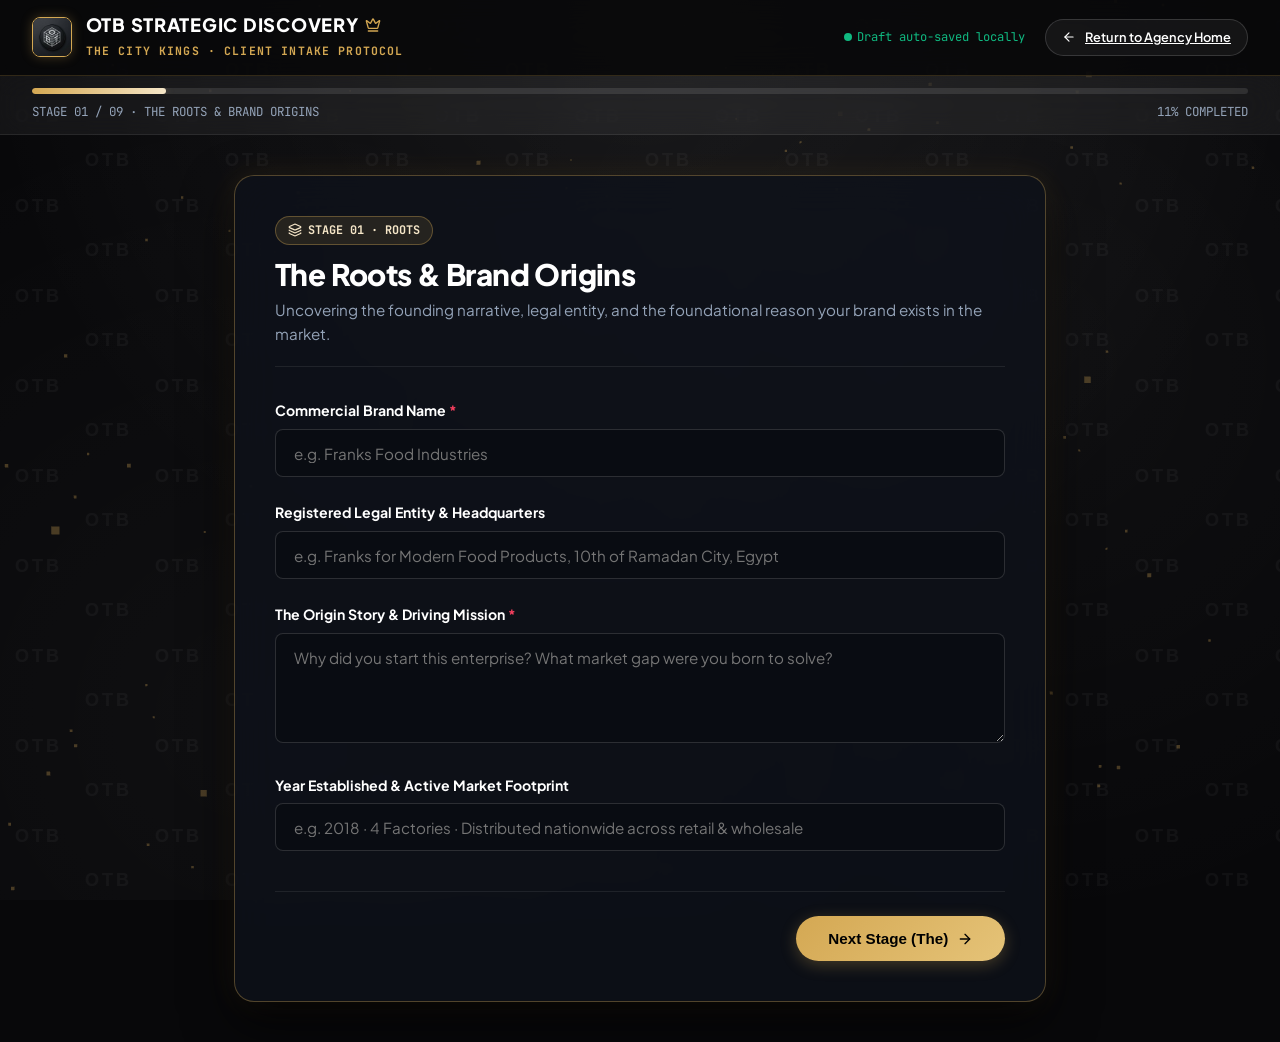
<file: discovery.html>
<!DOCTYPE html>
<html lang="en" dir="ltr">
<head>
  <meta charset="UTF-8">
  <meta name="viewport" content="width=device-width, initial-scale=1.0">
  
  <title>OTB Client Strategic Discovery Engine · The City Kings 👑 | Onboarding Portal</title>
  <meta name="description" content="Proprietary 9-stage strategic onboarding and client discovery engine for OTB Agency. Unlocking root commercial intelligence and aligning market dominance blueprints.">
  <meta name="author" content="OTB Agency">

  <!-- Favicon -->
  <link rel="icon" type="image/jpeg" href="assets/images/otb_official_logo.jpg">

  <!-- Typography & Fonts -->
  <link rel="preconnect" href="https://fonts.googleapis.com">
  <link rel="preconnect" href="https://fonts.gstatic.com" crossorigin>
  <link href="https://fonts.googleapis.com/css2?family=Cinzel:wght@600;700;800;900&family=JetBrains+Mono:wght@400;500;600;700&family=Playfair+Display:ital,wght@0,600;0,700;1,600&family=Plus+Jakarta+Sans:wght@400;500;600;700;800&display=swap" rel="stylesheet">
  
  <!-- Base Stylesheet -->
  <link rel="stylesheet" href="style.css?v=3.0.0">

  <style>
    :root {
      --bg-dark-base: #08080A;
      --bg-dark-card: rgba(14, 18, 26, 0.82);
      --bg-dark-input: rgba(10, 13, 18, 0.95);
      --gold: #D4A853;
      --gold-light: #F5E6C8;
      --gold-glow: rgba(212, 168, 83, 0.28);
      --border-gold: rgba(212, 168, 83, 0.35);
      --emerald: #10B981;
      --crimson: #F43F5E;
      --cyan: #38BDF8;
      --text-pure: #FFFFFF;
      --text-main: #E2E8F0;
      --text-muted: #94A3B8;
      --text-dim: #64748B;
      --font-ui: 'Plus Jakarta Sans', system-ui, -apple-system, sans-serif;
      --font-royal: 'Cinzel', serif;
      --font-mono: 'JetBrains Mono', monospace;
      --radius-sm: 8px;
      --radius-md: 14px;
      --radius-lg: 20px;
    }

    body {
      font-family: var(--font-ui);
      background-color: var(--bg-dark-base);
      color: var(--text-main);
      direction: ltr;
      text-align: left;
      min-height: 100vh;
      line-height: 1.6;
      position: relative;
      overflow-x: hidden;
    }

    #webglCanvas {
      position: fixed;
      top: 0;
      left: 0;
      width: 100vw;
      height: 100vh;
      pointer-events: none;
      z-index: 0;
      opacity: 0.55;
    }

    .portal-nav {
      position: sticky;
      top: 0;
      z-index: 1000;
      background: rgba(8, 8, 10, 0.88);
      backdrop-filter: blur(24px) saturate(180%);
      -webkit-backdrop-filter: blur(24px) saturate(180%);
      border-bottom: 1px solid rgba(212, 168, 83, 0.2);
      padding: 0.85rem 2rem;
      display: flex;
      justify-content: space-between;
      align-items: center;
    }

    .nav-brand {
      display: flex;
      align-items: center;
      gap: 0.85rem;
      text-decoration: none;
    }

    .brand-img {
      width: 40px;
      height: 40px;
      border-radius: var(--radius-sm);
      border: 1.5px solid var(--gold);
      box-shadow: 0 0 12px var(--gold-glow);
      object-fit: cover;
    }

    .brand-text h1 {
      font-family: var(--font-royal);
      font-size: 1.15rem;
      color: var(--text-pure);
      letter-spacing: 0.04em;
      margin: 0;
      display: flex;
      align-items: center;
      gap: 0.4rem;
    }

    .brand-text span {
      font-size: 0.72rem;
      color: var(--gold);
      font-weight: 700;
      letter-spacing: 0.1em;
      text-transform: uppercase;
      font-family: var(--font-mono);
    }

    .progress-bar-container {
      background: rgba(255, 255, 255, 0.05);
      border-bottom: 1px solid rgba(255, 255, 255, 0.08);
      padding: 0.75rem 2rem;
      position: sticky;
      top: 61px;
      z-index: 990;
      backdrop-filter: blur(16px);
    }

    .progress-track {
      height: 6px;
      background: rgba(255, 255, 255, 0.1);
      border-radius: 999px;
      overflow: hidden;
      margin-bottom: 0.5rem;
    }

    .progress-fill {
      height: 100%;
      background: linear-gradient(90deg, var(--gold) 0%, #F5E6C8 100%);
      width: 11.11%;
      border-radius: 999px;
      transition: width 0.35s cubic-bezier(0.2, 0, 0, 1);
      box-shadow: 0 0 10px var(--gold-glow);
    }

    .progress-telemetry {
      display: flex;
      justify-content: space-between;
      align-items: center;
      font-size: 0.78rem;
      font-family: var(--font-mono);
      color: var(--text-muted);
    }

    .portal-main-stage {
      max-width: 860px;
      margin: 2.5rem auto;
      padding: 0 1.5rem;
      position: relative;
      z-index: 10;
    }

    .stage-card {
      background: var(--bg-dark-card);
      border: 1px solid var(--border-gold);
      box-shadow: 0 20px 50px rgba(0, 0, 0, 0.7), 0 0 30px rgba(212, 168, 83, 0.12);
      border-radius: var(--radius-lg);
      padding: 2.5rem;
      backdrop-filter: blur(20px);
    }

    .stage-header {
      margin-bottom: 2rem;
      padding-bottom: 1.25rem;
      border-bottom: 1px solid rgba(255, 255, 255, 0.08);
    }

    .stage-pill {
      display: inline-flex;
      align-items: center;
      gap: 0.4rem;
      background: rgba(212, 168, 83, 0.12);
      border: 1px solid var(--border-gold);
      color: var(--gold-light);
      padding: 0.25rem 0.75rem;
      border-radius: 999px;
      font-size: 0.74rem;
      font-weight: 700;
      font-family: var(--font-mono);
      text-transform: uppercase;
      margin-bottom: 0.75rem;
    }

    .stage-title {
      font-family: var(--font-royal);
      font-size: 1.85rem;
      color: var(--text-pure);
      margin-bottom: 0.35rem;
    }

    .stage-desc {
      font-size: 0.95rem;
      color: var(--text-muted);
      line-height: 1.6;
    }

    .form-group {
      margin-bottom: 1.5rem;
    }

    .form-label {
      display: block;
      font-size: 0.88rem;
      font-weight: 700;
      color: var(--text-pure);
      margin-bottom: 0.45rem;
    }

    .form-hint {
      display: block;
      font-size: 0.8rem;
      color: var(--text-dim);
      margin-top: 0.3rem;
    }

    .form-input, .form-textarea, .form-select {
      width: 100%;
      background: var(--bg-dark-input);
      border: 1px solid rgba(255, 255, 255, 0.14);
      color: var(--text-pure);
      padding: 0.85rem 1.1rem;
      border-radius: var(--radius-sm);
      font-size: 0.95rem;
      font-family: inherit;
      transition: all 0.2s ease;
      box-sizing: border-box;
    }

    .form-input:focus, .form-textarea:focus, .form-select:focus {
      outline: none;
      border-color: var(--gold);
      box-shadow: 0 0 12px var(--gold-glow);
      background: rgba(14, 18, 26, 0.98);
    }

    .form-textarea {
      min-height: 110px;
      resize: vertical;
    }

    .stage-actions {
      display: flex;
      justify-content: space-between;
      align-items: center;
      margin-top: 2.5rem;
      padding-top: 1.5rem;
      border-top: 1px solid rgba(255, 255, 255, 0.08);
    }

    .btn-portal-primary {
      display: inline-flex;
      align-items: center;
      gap: 0.55rem;
      background: linear-gradient(135deg, var(--gold) 0%, #E5C378 100%);
      color: #000;
      font-weight: 800;
      font-size: 0.95rem;
      padding: 0.85rem 2rem;
      border-radius: 999px;
      border: none;
      cursor: pointer;
      transition: all 0.2s cubic-bezier(0.2, 0, 0, 1);
      box-shadow: 0 4px 16px var(--gold-glow);
    }

    .btn-portal-primary:hover {
      transform: translateY(-2px);
      box-shadow: 0 8px 25px rgba(212, 168, 83, 0.45);
      filter: brightness(1.06);
    }

    .btn-portal-secondary {
      display: inline-flex;
      align-items: center;
      gap: 0.55rem;
      background: rgba(255, 255, 255, 0.05);
      color: var(--text-pure);
      font-weight: 600;
      font-size: 0.9rem;
      padding: 0.85rem 1.6rem;
      border-radius: 999px;
      border: 1px solid rgba(255, 255, 255, 0.15);
      cursor: pointer;
      transition: all 0.2s ease;
    }

    .btn-portal-secondary:hover {
      background: rgba(255, 255, 255, 0.1);
      border-color: var(--text-muted);
    }

    /* Dropzone Upload */
    .dropzone-box {
      border: 2px dashed var(--border-gold);
      background: rgba(212, 168, 83, 0.03);
      border-radius: var(--radius-md);
      padding: 2rem 1.5rem;
      text-align: center;
      cursor: pointer;
      transition: all 0.25s ease;
    }

    .dropzone-box:hover {
      background: rgba(212, 168, 83, 0.08);
      border-color: var(--gold);
    }

    .files-list {
      margin-top: 1rem;
      display: flex;
      flex-direction: column;
      gap: 0.6rem;
    }

    .file-item {
      display: flex;
      justify-content: space-between;
      align-items: center;
      background: rgba(255, 255, 255, 0.04);
      padding: 0.65rem 1rem;
      border-radius: var(--radius-sm);
      border: 1px solid rgba(255, 255, 255, 0.08);
      font-size: 0.88rem;
    }

    .draft-badge {
      display: inline-flex;
      align-items: center;
      gap: 0.35rem;
      color: var(--emerald);
      font-size: 0.76rem;
      font-family: var(--font-mono);
    }

    /* Review Table */
    .review-table-row {
      display: flex;
      justify-content: space-between;
      align-items: flex-start;
      padding: 1rem 0;
      border-bottom: 1px solid rgba(255, 255, 255, 0.07);
    }

    .review-label {
      font-size: 0.85rem;
      color: var(--gold);
      font-weight: 700;
      text-transform: uppercase;
      font-family: var(--font-mono);
      width: 28%;
    }

    .review-val {
      font-size: 0.92rem;
      color: var(--text-pure);
      width: 58%;
      line-height: 1.6;
    }

    .review-edit-btn {
      color: var(--text-dim);
      background: none;
      border: none;
      cursor: pointer;
      font-size: 0.78rem;
      font-family: var(--font-mono);
      transition: color 0.15s ease;
    }

    .review-edit-btn:hover {
      color: var(--gold);
    }

    .spin {
      animation: spin 1s linear infinite;
    }
    @keyframes spin {
      from { transform: rotate(0deg); }
      to { transform: rotate(360deg); }
    }
  </style>

  <!-- Bundled Libraries -->
  <script src="assets/js/lucide.min.js"></script>
  <script src="assets/js/three.min.js"></script>
</head>
<body>

  <!-- WebGL Background Canvas -->
  <canvas id="webglCanvas"></canvas>

  <!-- Top Navigation -->
  <header class="portal-nav">
    <a href="index.html" class="nav-brand">
      <img src="assets/images/otb_official_logo.jpg" alt="OTB Logo" class="brand-img">
      <div class="brand-text">
        <h1>OTB STRATEGIC DISCOVERY <i data-lucide="crown" style="width: 16px; height: 16px; color: var(--gold);"></i></h1>
        <span>THE CITY KINGS · CLIENT INTAKE PROTOCOL</span>
      </div>
    </a>

    <div style="display: flex; align-items: center; gap: 1.25rem;">
      <span class="draft-badge" id="draftStatus">
        <span style="width: 8px; height: 8px; border-radius: 50%; background: var(--emerald); display: inline-block;"></span>
        Draft auto-saved locally
      </span>
      <a href="index.html" class="btn-portal-secondary" style="padding: 0.45rem 1rem; font-size: 0.8rem;">
        <i data-lucide="arrow-left" style="width: 14px; height: 14px;"></i> Return to Agency Home
      </a>
    </div>
  </header>

  <!-- Stage Progress Bar -->
  <div class="progress-bar-container">
    <div class="progress-track">
      <div class="progress-fill" id="progressFill"></div>
    </div>
    <div class="progress-telemetry">
      <span id="stageProgressLabel">STAGE 01 / 09 · BRAND ROOTS & IDENTITY</span>
      <span id="stagePercentLabel">11% COMPLETED</span>
    </div>
  </div>

  <!-- Master Stage Form Container -->
  <main class="portal-main-stage">
    
    <div class="stage-card" id="stageCard">
      <!-- Stage Content is injected dynamically by JavaScript -->
    </div>

  </main>

  <script src="shared_ui.js?v=3.0.0"></script>
  <script>
    // 9 Stages Definition & Architecture
    const discoveryStages = [
      {
        num: "01",
        code: "ROOTS",
        title: "The Roots & Brand Origins",
        subtitle: "Uncovering the founding narrative, legal entity, and the foundational reason your brand exists in the market.",
        fields: [
          { id: "companyName", label: "Commercial Brand Name", type: "text", placeholder: "e.g. Franks Food Industries", required: true },
          { id: "legalName", label: "Registered Legal Entity & Headquarters", type: "text", placeholder: "e.g. Franks for Modern Food Products, 10th of Ramadan City, Egypt" },
          { id: "originStory", label: "The Origin Story & Driving Mission", type: "textarea", placeholder: "Why did you start this enterprise? What market gap were you born to solve?", required: true },
          { id: "foundingYear", label: "Year Established & Active Market Footprint", type: "text", placeholder: "e.g. 2018 · 4 Factories · Distributed nationwide across retail & wholesale" }
        ]
      },
      {
        num: "02",
        code: "OFFERING",
        title: "The Offering & Commercial Model",
        subtitle: "Detailing your flagship products, unique selling proposition (USP), and revenue mechanics.",
        fields: [
          { id: "coreProducts", label: "Core Product or Service Lines", type: "textarea", placeholder: "List your top-selling SKUs or service packages...", required: true },
          { id: "businessModel", label: "Primary Business Model", type: "select", options: ["B2C Direct-to-Consumer & Retail", "B2B Industrial / Wholesale Distribution", "Hybrid: B2B Enterprise + Direct E-Commerce", "Hospitality / F&B Chain", "Healthcare / Diagnostics & Professional Services"] },
          { id: "grossMargin", label: "Estimated Average Gross Margin (%)", type: "text", placeholder: "e.g. 28% to 45%" },
          { id: "usp", label: "Unique Selling Proposition (USP)", type: "textarea", placeholder: "Why should a customer choose you over every alternative in Egypt? What is your unfair advantage?", required: true }
        ]
      },
      {
        num: "03",
        code: "AUDIENCE",
        title: "Target Audience & Customer Personas",
        subtitle: "Dissecting who purchases from you, their psychological triggers, and their biggest daily frustrations.",
        fields: [
          { id: "idealCustomer", label: "Ideal Customer Profile (ICP)", type: "textarea", placeholder: "Who is your absolute best customer? Age, socio-economic tier, buying intent, geography...", required: true },
          { id: "painPoints", label: "Top 3 Customer Pain Points & Anxieties", type: "textarea", placeholder: "What problems keep them awake at night before finding your product?", required: true },
          { id: "purchaseTrigger", label: "Primary Purchasing Trigger", type: "text", placeholder: "e.g. Weekend gathering, urgent medical lab test, wholesale store replenishment" }
        ]
      },
      {
        num: "04",
        code: "LANDSCAPE",
        title: "Competitive Landscape & Market Gaps",
        subtitle: "Mapping out direct category rivals and identifying vulnerability gaps OTB will exploit for your dominance.",
        fields: [
          { id: "topCompetitors", label: "Top 3 Direct Competitors", type: "textarea", placeholder: "Name the 3 biggest brands competing for your market share...", required: true },
          { id: "competitorFlaws", label: "Where Do Your Competitors Fail?", type: "textarea", placeholder: "Customer service? Inconsistent packaging? Terrible social media? Slow delivery?" },
          { id: "marketOpportunity", label: "The Unclaimed Territory", type: "textarea", placeholder: "What space in the consumer's mind is currently vacant in your sector?" }
        ]
      },
      {
        num: "05",
        code: "PERSONA",
        title: "Brand Persona & Tone of Voice",
        subtitle: "Selecting the psychological archetype that commands respect and aligning verbal and visual aesthetics.",
        fields: [
          { id: "archetype", label: "Preferred Psychological Archetype", type: "select", options: ["The Ruler & Creator (City Kings: Authority, Prestige & Market Leadership)", "The Outlaw (Bold, Disruptive, Non-Conformist)", "The Caregiver (Warm, Trustworthy, Health-Focused)", "The Hero (Driven, Performance-Oriented, Resilient)", "The Everyman (Relatable, Humble, Down-to-Earth)"] },
          { id: "toneOfVoice", label: "Tone of Voice Direction", type: "text", placeholder: "e.g. Bold, Sophisticated, Direct, Egyptian Colloquial with Executive Polish" },
          { id: "redLineWords", label: "3 Words or Angles That Must NEVER Describe Your Brand", type: "text", placeholder: "e.g. Cheap, Generic, Corny, Boring" }
        ]
      },
      {
        num: "06",
        code: "TARGETS",
        title: "Success Targets & 90-Day Milestones",
        subtitle: "Setting immutable commercial benchmarks: revenue targets, blended ROAS thresholds, and CPA goals.",
        fields: [
          { id: "targetRevenue", label: "Target Monthly Revenue Milestone (90 Days)", type: "text", placeholder: "e.g. 5,000,000 EGP / month or $100,000 / month", required: true },
          { id: "targetROAS", label: "Minimum Acceptable Blended ROAS Threshold", type: "text", placeholder: "e.g. 4.5x or 6.0x" },
          { id: "primaryGoal", label: "Primary 90-Day Commercial North Star", type: "textarea", placeholder: "e.g. Scale nationwide e-commerce, sign 10 industrial wholesale distributor agreements, or open 2 new restaurant branches...", required: true }
        ]
      },
      {
        num: "07",
        code: "OPERATIONS",
        title: "Operations, Budgets & Media Channels",
        subtitle: "Allocating media spend resources, reviewing asset libraries, and designating your internal liaison.",
        fields: [
          { id: "monthlyBudget", label: "Monthly Paid Media Spend Budget", type: "text", placeholder: "e.g. 150,000 EGP / month or $5,000 / month", required: true },
          { id: "activeChannels", label: "Priority Media Channels", type: "select", options: ["Meta (Facebook & Instagram) Dominance", "TikTok Viral Performance + Meta Ads", "Omnichannel: Meta, TikTok, Google Ads & YouTube", "B2B Enterprise: LinkedIn + Meta + WhatsApp Direct Funnels"] },
          { id: "pocContact", label: "Designated Decision-Maker (Name, Title, WhatsApp, Email)", type: "text", placeholder: "e.g. Eng. Tarek - Managing Director - +20 10X XXX XXXX - tarek@company.com", required: true }
        ]
      },
      {
        num: "08",
        code: "CONTEXT",
        title: "Context, Pitfalls & Past Lessons",
        subtitle: "Extracting historical agency lessons, failed campaigns, and defining absolute non-negotiable boundaries.",
        fields: [
          { id: "pastExperience", label: "Past Agency or Marketing Experiences (What Failed? What Worked?)", type: "textarea", placeholder: "Be candid: what left a bad taste in your mouth with past agencies?", required: true },
          { id: "majorFears", label: "Biggest Operational Anxiety or Worst-Case Scenario", type: "textarea", placeholder: "What is your biggest fear when delegating your marketing to OTB?" },
          { id: "nonNegotiables", label: "Non-Negotiable Brand Red Lines", type: "textarea", placeholder: "Any strict legal, cultural, or religious boundaries we must observe?" }
        ]
      },
      {
        num: "09",
        code: "REVIEW",
        title: "Executive Review, Assets & Submission",
        subtitle: "Review your strategic answers, upload high-res brand assets, and generate your immutable tracking code.",
        fields: [] // Rendered custom
      }
    ];

    // Supabase Sovereign Storage Config (OTB Agency Dedicated Project)
    const SUPABASE_URL = "https://bljybgfyuhriyxuglgsc.supabase.co";
    const SUPABASE_ANON_KEY = "eyJhbGciOiJIUzI1NiIsInR5cCI6IkpXVCJ9.eyJpc3MiOiJzdXBhYmFzZSIsInJlZiI6ImJsanliZ2Z5dWhyaXl4dWdsZ3NjIiwicm9sZSI6ImFub24iLCJpYXQiOjE3NzkxNDYyMDUsImV4cCI6MjA5NDcyMjIwNX0.yIBp_ELiRUYjSbx5LQ157tHbyXN6hHwAzQ6932ZT7u4";

    let currentStageIndex = 0;
    let formData = {};
    let uploadedFiles = [];

    // Load from LocalStorage
    function loadDraft() {
      try {
        const saved = localStorage.getItem("OTB_DISCOVERY_DRAFT");
        if (saved) {
          formData = JSON.parse(saved);
        }
      } catch (e) {}
    }

    function saveDraft() {
      try {
        localStorage.setItem("OTB_DISCOVERY_DRAFT", JSON.stringify(formData));
        const statusEl = document.getElementById("draftStatus");
        if (statusEl) {
          statusEl.innerHTML = `<span style="width: 8px; height: 8px; border-radius: 50%; background: var(--emerald); display: inline-block;"></span> Draft auto-saved (${new Date().toLocaleTimeString([], {hour: '2-digit', minute:'2-digit'})})`;
        }
      } catch (e) {}
    }

    // Render Current Stage
    function renderStage(stageIdx) {
      currentStageIndex = stageIdx;
      const stage = discoveryStages[stageIdx];
      const card = document.getElementById("stageCard");

      // Update Progress Bar
      const percent = Math.round(((stageIdx + 1) / discoveryStages.length) * 100);
      document.getElementById("progressFill").style.width = percent + "%";
      document.getElementById("stageProgressLabel").innerText = `STAGE ${stage.num} / 09 · ${stage.title.toUpperCase()}`;
      document.getElementById("stagePercentLabel").innerText = `${percent}% COMPLETED`;

      let fieldsHtml = "";

      if (stageIdx === 8) {
        // Stage 09: Review & Upload Screen
        fieldsHtml = renderReviewStageHtml();
      } else {
        stage.fields.forEach(f => {
          const val = formData[f.id] || "";
          if (f.type === "text") {
            fieldsHtml += `
              <div class="form-group">
                <label class="form-label" for="${f.id}">
                  ${f.label} ${f.required ? '<span style="color: var(--crimson);">*</span>' : ''}
                </label>
                <input type="text" id="${f.id}" class="form-input" placeholder="${f.placeholder || ''}" value="${escapeHtml(val)}" oninput="updateField('${f.id}', this.value)">
                ${f.hint ? `<span class="form-hint">${f.hint}</span>` : ''}
              </div>
            `;
          } else if (f.type === "textarea") {
            fieldsHtml += `
              <div class="form-group">
                <label class="form-label" for="${f.id}">
                  ${f.label} ${f.required ? '<span style="color: var(--crimson);">*</span>' : ''}
                </label>
                <textarea id="${f.id}" class="form-textarea" placeholder="${f.placeholder || ''}" oninput="updateField('${f.id}', this.value)">${escapeHtml(val)}</textarea>
                ${f.hint ? `<span class="form-hint">${f.hint}</span>` : ''}
              </div>
            `;
          } else if (f.type === "select") {
            let optsHtml = "";
            f.options.forEach(opt => {
              const sel = val === opt ? "selected" : "";
              optsHtml += `<option value="${escapeHtml(opt)}" ${sel}>${escapeHtml(opt)}</option>`;
            });
            fieldsHtml += `
              <div class="form-group">
                <label class="form-label" for="${f.id}">
                  ${f.label} ${f.required ? '<span style="color: var(--crimson);">*</span>' : ''}
                </label>
                <select id="${f.id}" class="form-select" onchange="updateField('${f.id}', this.value)">
                  <option value="">-- Select Option --</option>
                  ${optsHtml}
                </select>
              </div>
            `;
          }
        });
      }

      card.innerHTML = `
        <div class="stage-header">
          <div class="stage-pill">
            <i data-lucide="layers" style="width: 14px; height: 14px;"></i> STAGE ${stage.num} · ${stage.code}
          </div>
          <h2 class="stage-title">${stage.title}</h2>
          <p class="stage-desc">${stage.subtitle}</p>
        </div>

        <div class="stage-body">
          ${fieldsHtml}
        </div>

        <div class="stage-actions">
          ${stageIdx > 0 ? `
            <button class="btn-portal-secondary" onclick="prevStage()">
              <i data-lucide="arrow-left" style="width: 16px; height: 16px;"></i> Previous Stage
            </button>
          ` : `<div></div>`}

          ${stageIdx < 8 ? `
            <button class="btn-portal-primary" onclick="nextStage()">
              Next Stage (${discoveryStages[stageIdx + 1].title.split(" ")[0]})
              <i data-lucide="arrow-right" style="width: 16px; height: 16px;"></i>
            </button>
          ` : `
            <button class="btn-portal-primary" id="btnSubmitBrief" onclick="submitDiscoveryBrief()">
              <i data-lucide="check-circle" style="width: 18px; height: 18px;"></i> Submit Brief & Generate Code
            </button>
          `}
        </div>
      `;

      window.scrollTo({ top: 0, behavior: "smooth" });
      setTimeout(refreshLucide, 20);
    }

    function updateField(fieldId, val) {
      formData[fieldId] = val;
      saveDraft();
    }

    function nextStage() {
      // Basic validation for required fields
      const currentFields = discoveryStages[currentStageIndex].fields;
      let missing = [];
      currentFields.forEach(f => {
        if (f.required && (!formData[f.id] || !formData[f.id].trim())) {
          missing.push(f.label.replace("*", "").trim());
        }
      });

      if (missing.length > 0) {
        alert("Please provide the required field: " + missing[0]);
        return;
      }

      if (currentStageIndex < 8) {
        renderStage(currentStageIndex + 1);
      }
    }

    function prevStage() {
      if (currentStageIndex > 0) {
        renderStage(currentStageIndex - 1);
      }
    }

    function renderReviewStageHtml() {
      let rowsHtml = "";
      discoveryStages.slice(0, 8).forEach((st, sIdx) => {
        st.fields.forEach(f => {
          const val = formData[f.id] || `<span style="color: var(--text-dim); font-style: italic;">Not Specified</span>`;
          rowsHtml += `
            <div class="review-table-row">
              <div class="review-label">${f.label.replace("*","").trim()}</div>
              <div class="review-val">${val}</div>
              <button class="review-edit-btn" onclick="renderStage(${sIdx})">Edit</button>
            </div>
          `;
        });
      });

      return `
        <!-- Drag & Drop Upload Vault -->
        <div style="margin-bottom: 2.5rem;">
          <h3 style="font-family: var(--font-royal); font-size: 1.25rem; color: var(--text-pure); margin-bottom: 0.5rem;">
            Upload Brand Identity Assets & Product Catalogs
          </h3>
          <p style="font-size: 0.88rem; color: var(--text-muted); margin-bottom: 1rem;">
            Drag and drop your high-resolution logos (AI, SVG, PNG), brand guidelines, or product catalogs.
          </p>
          <div class="dropzone-box" onclick="document.getElementById('fileInputSim').click()">
            <i data-lucide="upload-cloud" style="width: 36px; height: 36px; color: var(--gold); margin-bottom: 0.5rem;"></i>
            <h4 style="font-size: 1rem; color: var(--text-pure); margin-bottom: 0.25rem;">Click to browse or drag assets here</h4>
            <span style="font-size: 0.8rem; color: var(--text-dim);">Supported: PDF, PNG, JPG, AI, SVG, ZIP (Up to 100MB)</span>
            <input type="file" id="fileInputSim" multiple style="display: none;" onchange="handleFilesUpload(this.files)">
          </div>
          <div class="files-list" id="uploadedFilesList"></div>
        </div>

        <!-- Full Summary Review Table -->
        <div style="background: rgba(10, 13, 18, 0.95); border: 1px solid var(--border-gold); border-radius: var(--radius-md); padding: 1.5rem; margin-bottom: 2rem;">
          <div style="display: flex; justify-content: space-between; align-items: center; margin-bottom: 1rem; border-bottom: 1px solid rgba(255,255,255,0.1); padding-bottom: 0.75rem;">
            <h4 style="font-family: var(--font-royal); font-size: 1.15rem; color: var(--gold);">Strategic Brief Summary Checklist</h4>
            <button class="btn-portal-secondary" style="padding: 0.4rem 0.9rem; font-size: 0.8rem;" onclick="window.print()">
              <i data-lucide="printer" style="width: 14px; height: 14px;"></i> Print Brief / Export PDF
            </button>
          </div>
          ${rowsHtml}
        </div>
      `;
    }

    function handleFilesUpload(files) {
      for (let i = 0; i < files.length; i++) {
        const f = files[i];
        uploadedFiles.push({
          name: f.name,
          size: (f.size / (1024 * 1024)).toFixed(2) + " MB"
        });
      }
      renderUploadedFiles();
    }

    function renderUploadedFiles() {
      const container = document.getElementById("uploadedFilesList");
      if (!container) return;
      let html = "";
      uploadedFiles.forEach((f, idx) => {
        html += `
          <div class="file-item">
            <div style="display: flex; align-items: center; gap: 0.6rem;">
              <i data-lucide="file-check" style="width: 16px; height: 16px; color: var(--emerald);"></i>
              <span style="font-weight: 600; color: var(--text-pure);">${escapeHtml(f.name)}</span>
              <span style="font-size: 0.75rem; color: var(--text-dim); font-family: var(--font-mono);">(${f.size})</span>
            </div>
            <button style="background: none; border: none; color: var(--crimson); cursor: pointer;" onclick="removeFile(${idx})">
              <i data-lucide="trash-2" style="width: 14px; height: 14px;"></i>
            </button>
          </div>
        `;
      });
      container.innerHTML = html;
      setTimeout(refreshLucide, 20);
    }

    function removeFile(idx) {
      uploadedFiles.splice(idx, 1);
      renderUploadedFiles();
    }

    async function submitDiscoveryBrief() {
      const btn = document.getElementById("btnSubmitBrief");
      if (btn) {
        btn.disabled = true;
        btn.style.opacity = "0.7";
        btn.style.cursor = "not-allowed";
        btn.innerHTML = `<i data-lucide="loader-2" style="width: 18px; height: 18px;" class="spin"></i> Securing Strategy & Lodging to Pipeline...`;
        refreshLucide();
      }

      const brand = formData["companyName"] || "Brand Partner";
      const randomCode = "OTB-" + Math.random().toString(36).substring(2, 7).toUpperCase() + "-" + Math.random().toString(36).substring(2, 6).toUpperCase();
      
      const payload = {
        id: randomCode,
        ref_code: randomCode,
        brand_name: brand,
        legal_name: formData["legalName"] || null,
        origin_story: formData["originStory"] || null,
        founding_year: formData["foundingYear"] || null,
        core_products: formData["coreProducts"] || null,
        business_model: formData["businessModel"] || null,
        gross_margin: formData["grossMargin"] || null,
        usp: formData["usp"] || null,
        ideal_customer: formData["idealCustomer"] || null,
        pain_points: formData["painPoints"] || null,
        purchase_trigger: formData["purchaseTrigger"] || null,
        top_competitors: formData["topCompetitors"] || null,
        competitor_flaws: formData["competitorFlaws"] || null,
        market_opportunity: formData["marketOpportunity"] || null,
        archetype: formData["archetype"] || null,
        tone_of_voice: formData["toneOfVoice"] || null,
        red_line_words: formData["redLineWords"] || null,
        target_revenue: formData["targetRevenue"] || null,
        target_roas: formData["targetROAS"] || null,
        primary_goal: formData["primaryGoal"] || null,
        monthly_budget: formData["monthlyBudget"] || null,
        active_channels: formData["activeChannels"] || null,
        poc_contact: formData["pocContact"] || null,
        past_experience: formData["pastExperience"] || null,
        major_fears: formData["majorFears"] || null,
        non_negotiables: formData["nonNegotiables"] || null,
        uploaded_files: uploadedFiles,
        raw_data: formData,
        status: "new"
      };

      let saveSuccess = false;
      try {
        const res = await fetch(`${SUPABASE_URL}/rest/v1/otb_discovery_briefs`, {
          method: "POST",
          headers: {
            "apikey": SUPABASE_ANON_KEY,
            "Authorization": `Bearer ${SUPABASE_ANON_KEY}`,
            "Content-Type": "application/json",
            "Prefer": "return=minimal"
          },
          body: JSON.stringify(payload)
        });
        if (res.ok || res.status === 201) {
          saveSuccess = true;
        } else {
          console.warn("Supabase response:", res.status, await res.text());
        }
      } catch (err) {
        console.error("Supabase network error:", err);
      }

      // Always save a local copy in browser for safety and instant dashboard display
      try {
        let stored = JSON.parse(localStorage.getItem("otb_discovery_briefs") || "{}");
        stored[randomCode] = {
          id: randomCode,
          ref_code: randomCode,
          brand_name: brand,
          poc_contact: payload.poc_contact,
          monthly_budget: payload.monthly_budget,
          primary_goal: payload.primary_goal,
          data: formData,
          files: uploadedFiles,
          synced: saveSuccess,
          created_at: new Date().toISOString()
        };
        localStorage.setItem("otb_discovery_briefs", JSON.stringify(stored));
      } catch (e) {}

      // Clear the work-in-progress draft
      localStorage.removeItem("OTB_DISCOVERY_DRAFT");

      const card = document.getElementById("stageCard");
      card.innerHTML = `
        <div style="text-align: center; padding: 3rem 1.5rem;">
          <div style="display: inline-flex; border: 2px solid var(--gold); border-radius: 50%; padding: 1.25rem; box-shadow: 0 0 30px var(--gold-glow); margin-bottom: 1.5rem;">
            <i data-lucide="crown" style="width: 54px; height: 54px; color: var(--gold);"></i>
          </div>
          <span style="font-family: var(--font-mono); font-size: 0.85rem; color: var(--gold); letter-spacing: 2px; text-transform: uppercase;">
            STRATEGIC BRIEF CONFIRMED & LODGED
          </span>
          <h2 style="font-family: var(--font-royal); font-size: 2.2rem; color: var(--text-pure); margin: 0.5rem 0 1rem 0;">
            Welcome to the Throne, ${escapeHtml(brand)} 👑
          </h2>
          <p style="font-size: 1rem; color: var(--text-muted); max-width: 600px; margin: 0 auto 2rem auto; line-height: 1.7;">
            ${saveSuccess ? 
              `Your strategic blueprint has been securely logged into OTB Agency's executive pipeline in Supabase Cloud. Your account manager and strategy director have been notified.` : 
              `Your strategic blueprint has been logged into OTB Agency's executive pipeline. Your account manager and strategy director have been notified.`}
          </p>

          <div style="background: rgba(10, 13, 18, 0.95); border: 1.5px solid var(--border-gold); border-radius: var(--radius-md); padding: 1.75rem; max-width: 480px; margin: 0 auto 2.5rem auto;">
            <span style="font-size: 0.75rem; color: var(--text-dim); text-transform: uppercase; font-family: var(--font-mono);">
              Your Permanent Onboarding Reference Code:
            </span>
            <div style="font-family: var(--font-mono); font-size: 1.8rem; color: var(--gold-light); font-weight: 800; letter-spacing: 3px; margin: 0.5rem 0;" id="finalRefCode">
              ${randomCode}
            </div>
            <button class="btn-portal-secondary" style="padding: 0.4rem 1.2rem; font-size: 0.8rem;" onclick="copyText('${randomCode}')">
              <i data-lucide="copy" style="width: 14px; height: 14px;"></i> Copy Code
            </button>
          </div>

          <div style="display: flex; flex-wrap: wrap; gap: 1rem; justify-content: center;">
            <a href="https://wa.me/201008080295?text=${encodeURIComponent('Hello OTB Agency! We just submitted our Strategic Discovery Brief for ' + brand + '. Reference Code: ' + randomCode)}" target="_blank" class="btn-portal-primary" style="background: #25D366; color: #FFF; box-shadow: 0 4px 16px rgba(37, 211, 102, 0.4);">
              <i data-lucide="message-circle" style="width: 18px; height: 18px;"></i> Connect via VIP WhatsApp Concierge
            </a>
            <button class="btn-portal-secondary" onclick="window.print()">
              <i data-lucide="printer" style="width: 18px; height: 18px;"></i> Export Strategic PDF
            </button>
            <a href="index.html" class="btn-portal-secondary">
              <i data-lucide="arrow-left" style="width: 18px; height: 18px;"></i> Return to Agency Home
            </a>
          </div>
        </div>
      `;

      setTimeout(refreshLucide, 20);
    }

    function escapeHtml(str) {
      if (!str) return "";
      return String(str).replace(/&/g, "&amp;").replace(/</g, "&lt;").replace(/>/g, "&gt;").replace(/"/g, "&quot;");
    }

    function refreshLucide() {
      if (typeof lucide !== "undefined") {
        lucide.createIcons();
      }
    }

    document.addEventListener("DOMContentLoaded", () => {
      loadDraft();
      renderStage(0);
      setTimeout(refreshLucide, 40);
    });
  </script>
</body>
</html>
</file>
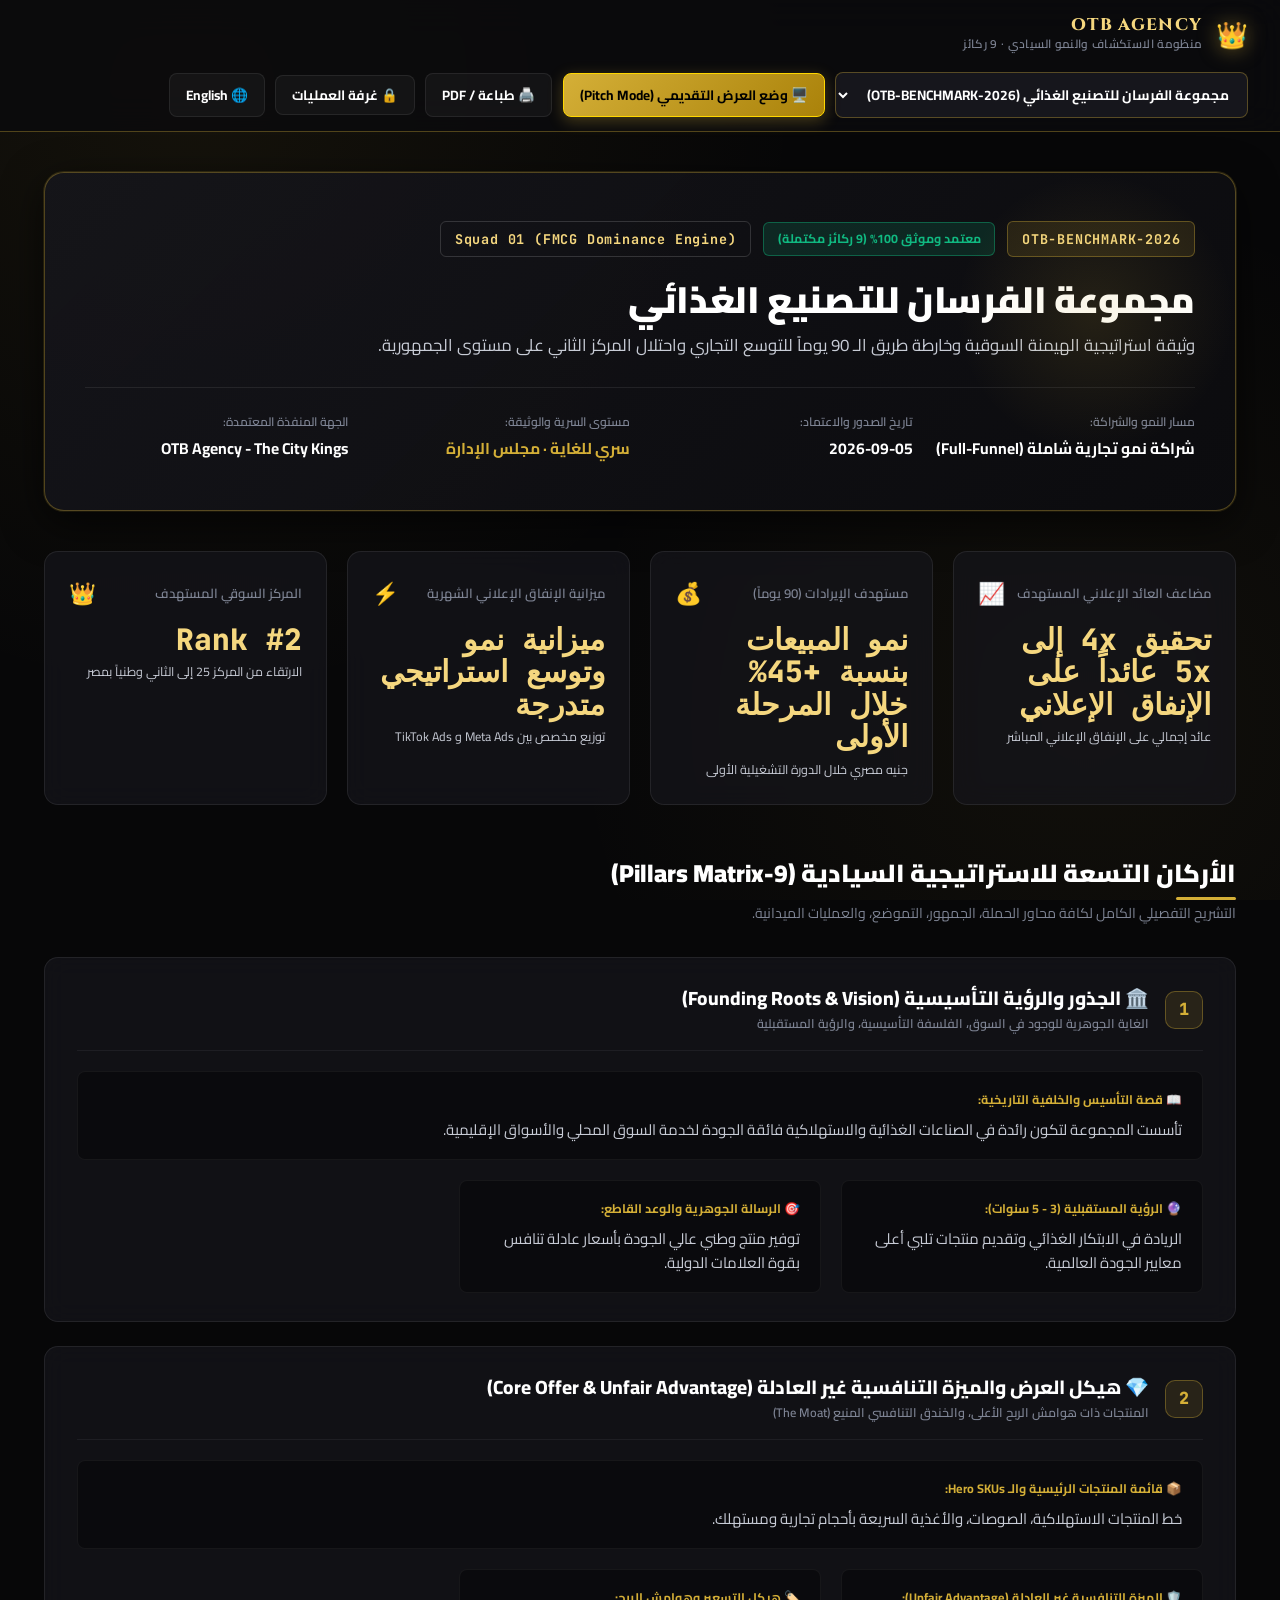
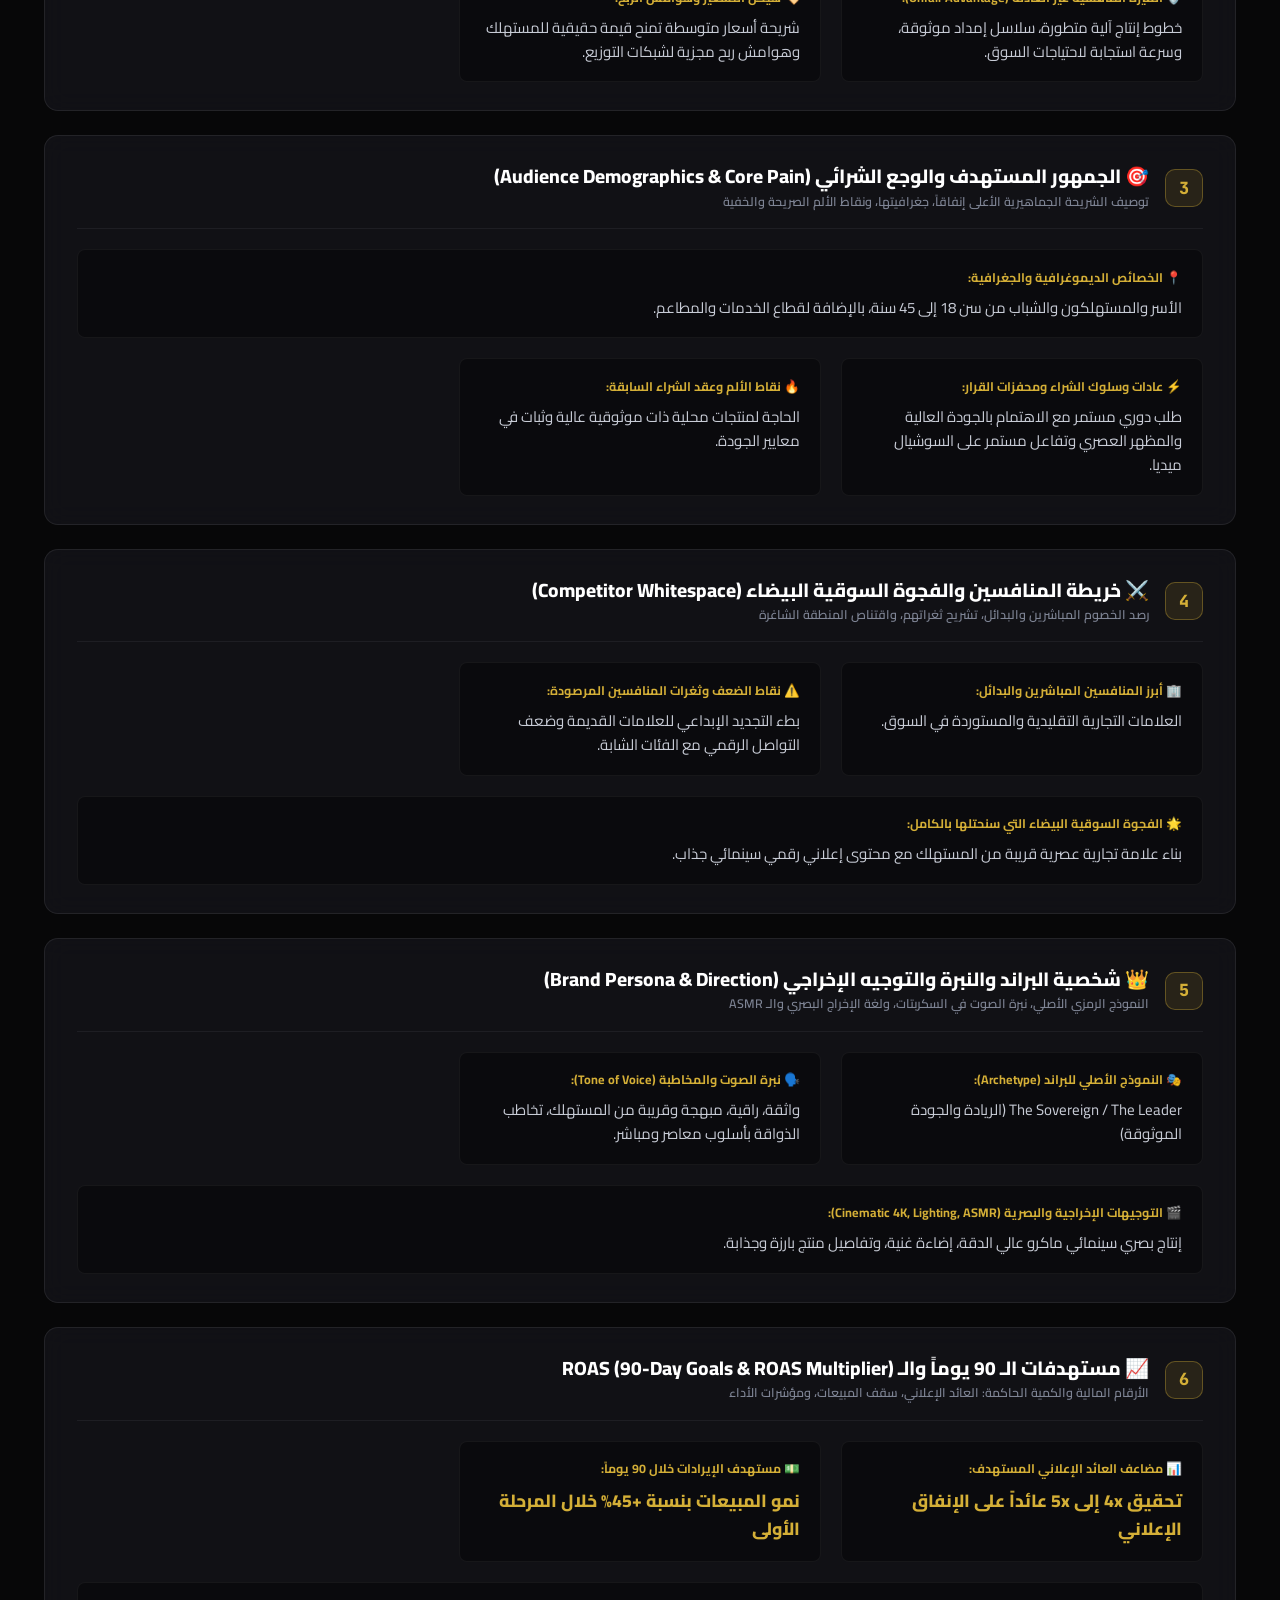
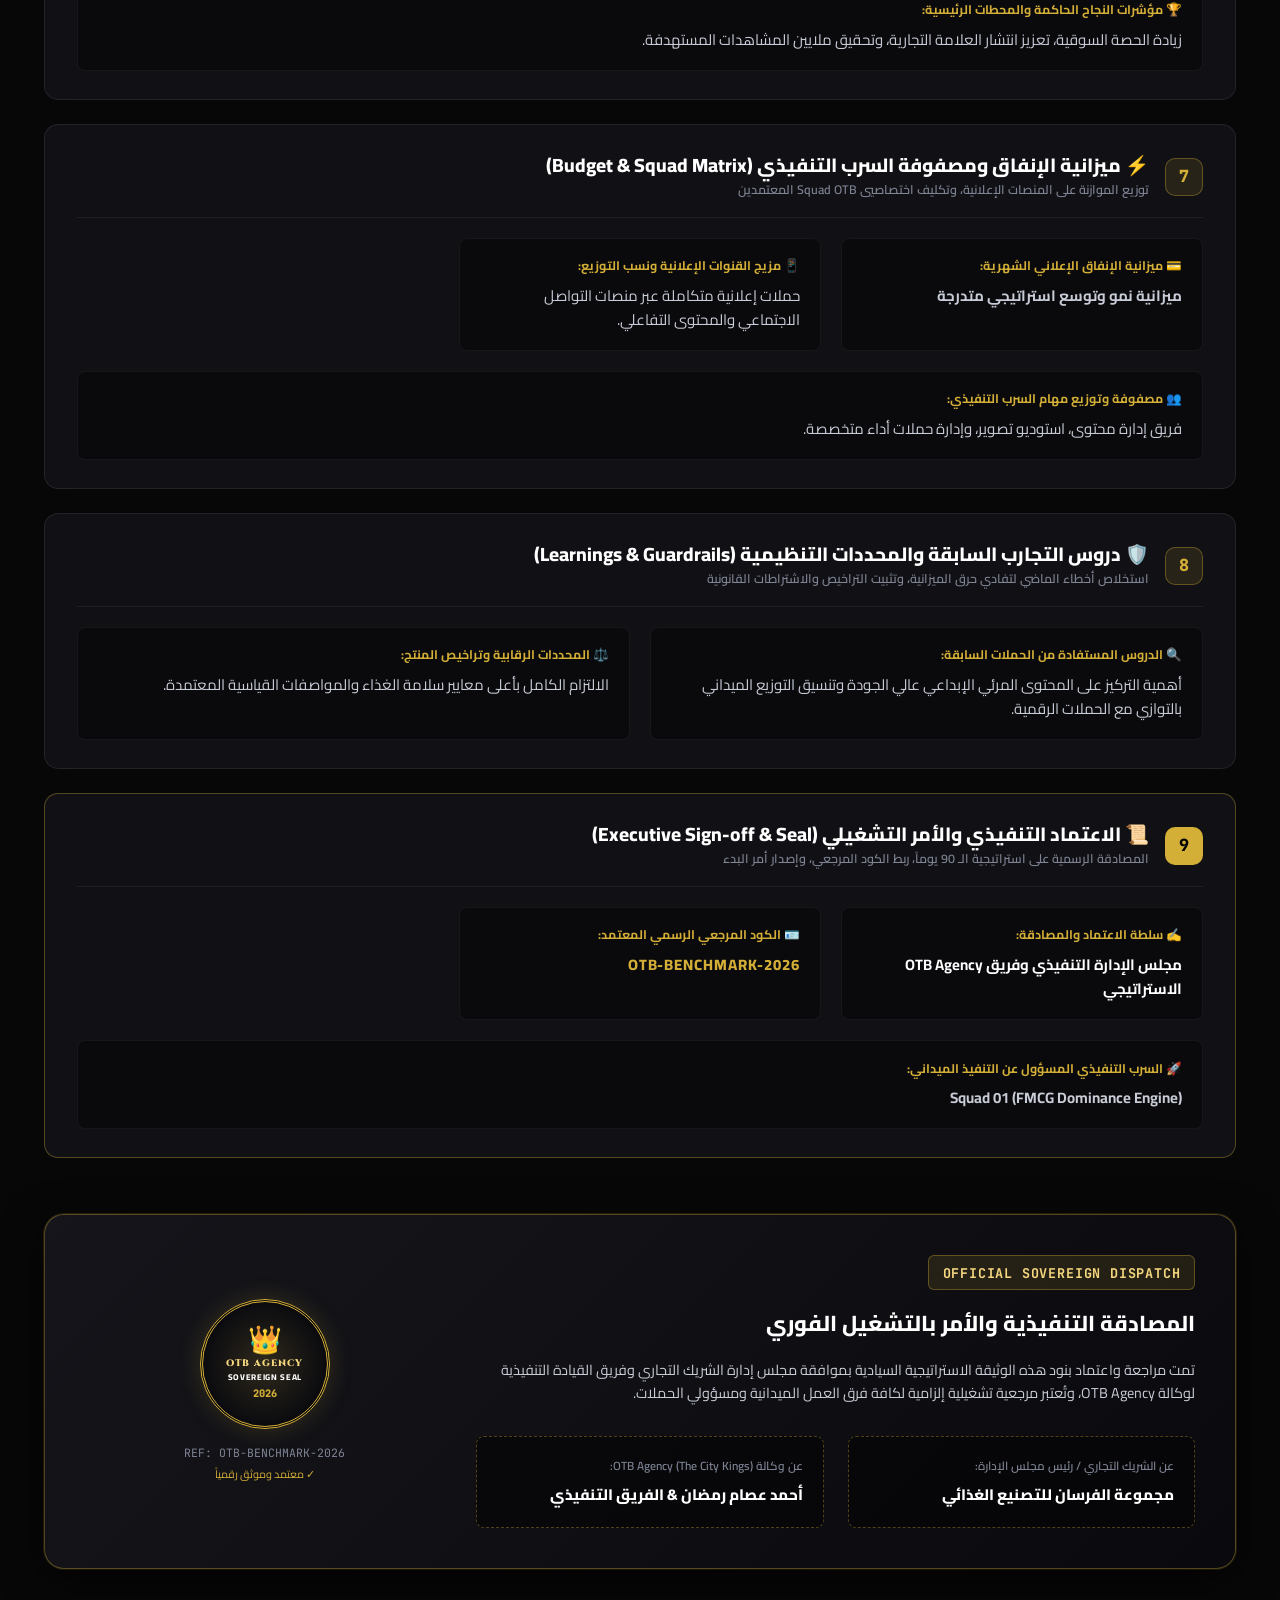
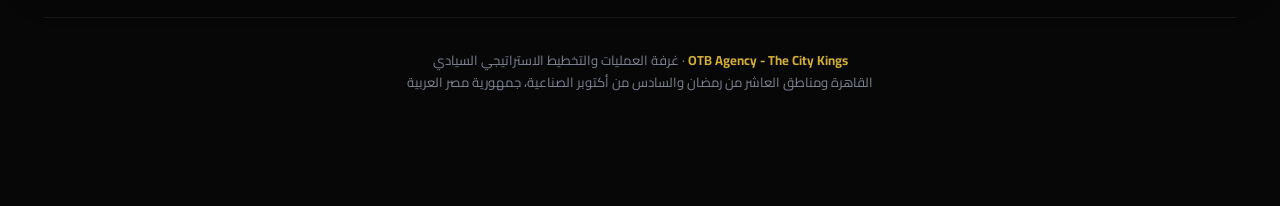
<file: strategy-dossier.html>
<!DOCTYPE html>
<html lang="ar" dir="rtl">
<head>
  <meta charset="UTF-8">
  <meta name="viewport" content="width=device-width, initial-scale=1.0">
  <title>وثيقة استراتيجية الهيمنة السوقية والنمو السيادي - OTB Agency</title>
  <meta name="description" content="البوابة الاستراتيجية الرسمية لشركاء وعملاء OTB Agency - منظومة الاستكشاف والنمو السيادي (9 ركائز)">
  <link rel="icon" href="data:image/svg+xml,<svg xmlns=%22http://www.w3.org/2000/svg%22 viewBox=%220 0 100 100%22><text y=%22.9em%22 font-size=%2290%22>👑</text></svg>">
  
  <link rel="preconnect" href="https://fonts.googleapis.com">
  <link rel="preconnect" href="https://fonts.gstatic.com" crossorigin>
  <link href="https://fonts.googleapis.com/css2?family=Cairo:wght@400;600;700;800;900&family=Cinzel:wght@600;700;800;900&family=Inter:wght@400;500;600;700&family=JetBrains+Mono:wght@500;700&display=swap" rel="stylesheet">

  <style>
    :root {
      --bg-base: #070708;
      --bg-surface: #0f0f12;
      --bg-surface-elevated: #16161c;
      --bg-surface-card: rgba(22, 22, 28, 0.7);
      --border-gold: rgba(212, 175, 55, 0.35);
      --border-subtle: rgba(255, 255, 255, 0.08);
      --accent-gold: #D4AF37;
      --accent-gold-bright: #F5D77F;
      --accent-gold-deep: #AA820A;
      --accent-emerald: #10B981;
      --text-primary: #FFFFFF;
      --text-secondary: #C8CCD6;
      --text-muted: #7E8494;
      --font-cairo: 'Cairo', sans-serif;
      --font-cinzel: 'Cinzel', serif;
      --font-inter: 'Inter', sans-serif;
      --font-mono: 'JetBrains Mono', monospace;
      --radius-sm: 8px;
      --radius-md: 14px;
      --radius-lg: 20px;
      --shadow-luxe: 0 12px 40px rgba(0, 0, 0, 0.65), 0 0 0 1px rgba(212, 175, 55, 0.18);
      --glow-gold: 0 0 30px rgba(212, 175, 55, 0.15);
    }

    * {
      box-sizing: border-box;
      margin: 0;
      padding: 0;
    }

    body {
      background-color: var(--bg-base);
      color: var(--text-primary);
      font-family: var(--font-cairo);
      line-height: 1.65;
      min-height: 100vh;
      overflow-x: hidden;
      background-image: 
        radial-gradient(circle at 15% 10%, rgba(212, 175, 55, 0.07) 0%, transparent 45%),
        radial-gradient(circle at 85% 80%, rgba(212, 175, 55, 0.05) 0%, transparent 40%),
        linear-gradient(180deg, rgba(7, 7, 8, 0.95) 0%, var(--bg-base) 100%);
      background-attachment: fixed;
    }

    /* Top Command Header */
    .sovereign-header {
      position: sticky;
      top: 0;
      z-index: 100;
      backdrop-filter: blur(18px);
      -webkit-backdrop-filter: blur(18px);
      background: rgba(11, 11, 14, 0.85);
      border-bottom: 1px solid var(--border-gold);
      padding: 0.85rem 2rem;
      display: flex;
      justify-content: space-between;
      align-items: center;
      flex-wrap: wrap;
      gap: 1rem;
    }

    .brand-id-group {
      display: flex;
      align-items: center;
      gap: 0.85rem;
    }

    .brand-crown {
      font-size: 1.6rem;
      filter: drop-shadow(0 0 10px rgba(212, 175, 55, 0.5));
    }

    .brand-title-wrap {
      display: flex;
      flex-direction: column;
    }

    .brand-agency-name {
      font-family: var(--font-cinzel);
      font-size: 1.05rem;
      font-weight: 800;
      letter-spacing: 0.08em;
      color: var(--accent-gold-bright);
      line-height: 1.2;
    }

    .brand-portal-tag {
      font-size: 0.74rem;
      color: var(--text-muted);
      font-weight: 600;
      letter-spacing: 0.03em;
    }

    .header-actions {
      display: flex;
      align-items: center;
      gap: 0.65rem;
      flex-wrap: wrap;
    }

    .client-select-dropdown {
      background: var(--bg-surface-elevated);
      color: var(--text-primary);
      border: 1px solid var(--border-gold);
      padding: 0.5rem 0.9rem;
      border-radius: var(--radius-sm);
      font-family: var(--font-cairo);
      font-size: 0.86rem;
      font-weight: 700;
      cursor: pointer;
      outline: none;
      transition: all 0.25s ease;
    }

    .client-select-dropdown:hover, .client-select-dropdown:focus {
      border-color: var(--accent-gold-bright);
      box-shadow: 0 0 12px rgba(212, 175, 55, 0.25);
    }

    .btn-action-sovereign {
      display: inline-flex;
      align-items: center;
      gap: 0.45rem;
      background: rgba(255, 255, 255, 0.04);
      border: 1px solid var(--border-subtle);
      color: var(--text-primary);
      padding: 0.5rem 1rem;
      border-radius: var(--radius-sm);
      font-family: var(--font-cairo);
      font-size: 0.85rem;
      font-weight: 700;
      cursor: pointer;
      text-decoration: none;
      transition: all 0.25s ease;
    }

    .btn-action-sovereign:hover {
      background: rgba(255, 255, 255, 0.09);
      border-color: rgba(212, 175, 55, 0.4);
      color: var(--accent-gold-bright);
      transform: translateY(-1px);
    }

    .btn-action-sovereign.primary {
      background: linear-gradient(135deg, #d4af37, #aa820a);
      border-color: #ffd700;
      color: #000;
      box-shadow: 0 4px 15px rgba(212, 175, 55, 0.3);
    }

    .btn-action-sovereign.primary:hover {
      background: linear-gradient(135deg, #ffd700, #c59b27);
      box-shadow: 0 6px 22px rgba(212, 175, 55, 0.45);
      color: #000;
    }

    /* Main Container */
    .dossier-container {
      max-width: 1240px;
      margin: 0 auto;
      padding: 2.5rem 1.5rem 5rem 1.5rem;
    }

    /* Hero Banner */
    .dossier-hero {
      background: linear-gradient(135deg, rgba(22, 22, 28, 0.85) 0%, rgba(12, 12, 15, 0.95) 100%);
      border: 1px solid var(--border-gold);
      border-radius: var(--radius-lg);
      padding: 3rem 2.5rem;
      margin-bottom: 2.5rem;
      position: relative;
      overflow: hidden;
      box-shadow: var(--shadow-luxe);
    }

    .dossier-hero::after {
      content: '';
      position: absolute;
      top: 0;
      right: 0;
      width: 280px;
      height: 280px;
      background: radial-gradient(circle, rgba(212, 175, 55, 0.12) 0%, transparent 70%);
      pointer-events: none;
    }

    .hero-top-badges {
      display: flex;
      align-items: center;
      gap: 0.75rem;
      flex-wrap: wrap;
      margin-bottom: 1.25rem;
    }

    .badge-sovereign-ref {
      font-family: var(--font-mono);
      font-size: 0.84rem;
      font-weight: 700;
      background: rgba(212, 175, 55, 0.12);
      border: 1px solid var(--border-gold);
      color: var(--accent-gold-bright);
      padding: 0.35rem 0.85rem;
      border-radius: 6px;
      letter-spacing: 0.06em;
    }

    .badge-sovereign-status {
      font-size: 0.78rem;
      font-weight: 700;
      background: rgba(16, 185, 129, 0.15);
      border: 1px solid rgba(16, 185, 129, 0.4);
      color: var(--accent-emerald);
      padding: 0.35rem 0.85rem;
      border-radius: 6px;
    }

    .dossier-title {
      font-size: 2.3rem;
      font-weight: 900;
      line-height: 1.25;
      color: #FFF;
      margin-bottom: 0.6rem;
      letter-spacing: -0.01em;
    }

    .dossier-subtitle {
      font-size: 1.05rem;
      color: var(--text-secondary);
      max-width: 820px;
      margin-bottom: 1.75rem;
      line-height: 1.6;
    }

    .hero-meta-row {
      display: grid;
      grid-template-columns: repeat(auto-fit, minmax(200px, 1fr));
      gap: 1.25rem;
      padding-top: 1.5rem;
      border-top: 1px solid var(--border-subtle);
    }

    .hero-meta-item {
      display: flex;
      flex-direction: column;
    }

    .hero-meta-label {
      font-size: 0.76rem;
      color: var(--text-muted);
      margin-bottom: 0.25rem;
      font-weight: 600;
    }

    .hero-meta-val {
      font-size: 0.98rem;
      font-weight: 700;
      color: var(--text-primary);
    }

    /* Core KPIs 4-Grid */
    .kpi-grid-4col {
      display: grid;
      grid-template-columns: repeat(auto-fit, minmax(240px, 1fr));
      gap: 1.25rem;
      margin-bottom: 3rem;
    }

    .kpi-card {
      background: var(--bg-surface-card);
      border: 1px solid var(--border-subtle);
      border-radius: var(--radius-md);
      padding: 1.5rem;
      position: relative;
      overflow: hidden;
      backdrop-filter: blur(12px);
      transition: all 0.3s ease;
    }

    .kpi-card:hover {
      border-color: var(--border-gold);
      transform: translateY(-2px);
      box-shadow: 0 10px 30px rgba(0, 0, 0, 0.5);
    }

    .kpi-card-top {
      display: flex;
      justify-content: space-between;
      align-items: center;
      margin-bottom: 0.75rem;
    }

    .kpi-label {
      font-size: 0.82rem;
      font-weight: 600;
      color: var(--text-muted);
    }

    .kpi-icon {
      font-size: 1.35rem;
    }

    .kpi-value {
      font-size: 1.85rem;
      font-weight: 900;
      color: var(--accent-gold-bright);
      font-family: var(--font-mono);
      line-height: 1.1;
      margin-bottom: 0.35rem;
    }

    .kpi-sub {
      font-size: 0.78rem;
      color: var(--text-secondary);
    }

    /* 9 Pillars Section */
    .section-header-wrap {
      margin-bottom: 2rem;
      display: flex;
      justify-content: space-between;
      align-items: flex-end;
      flex-wrap: wrap;
      gap: 1rem;
    }

    .section-title-dossier {
      font-size: 1.55rem;
      font-weight: 900;
      color: #FFF;
      position: relative;
      display: inline-block;
    }

    .section-title-dossier::after {
      content: '';
      position: absolute;
      bottom: -6px;
      right: 0;
      width: 60px;
      height: 3px;
      background: var(--accent-gold);
      border-radius: 2px;
    }

    .section-desc-dossier {
      font-size: 0.88rem;
      color: var(--text-muted);
      margin-top: 0.5rem;
    }

    .pillars-stack {
      display: flex;
      flex-direction: column;
      gap: 1.5rem;
      margin-bottom: 3.5rem;
    }

    .pillar-card {
      background: var(--bg-surface-card);
      border: 1px solid var(--border-subtle);
      border-radius: var(--radius-md);
      padding: 1.75rem 2rem;
      position: relative;
      backdrop-filter: blur(12px);
      transition: border-color 0.25s ease;
    }

    .pillar-card:hover {
      border-color: rgba(212, 175, 55, 0.4);
    }

    .pillar-card-header {
      display: flex;
      align-items: center;
      gap: 1rem;
      margin-bottom: 1.25rem;
      padding-bottom: 1rem;
      border-bottom: 1px solid rgba(255, 255, 255, 0.06);
    }

    .pillar-num-badge {
      width: 38px;
      height: 38px;
      background: rgba(212, 175, 55, 0.12);
      border: 1px solid var(--border-gold);
      color: var(--accent-gold);
      display: flex;
      align-items: center;
      justify-content: center;
      border-radius: 10px;
      font-weight: 800;
      font-family: var(--font-mono);
      font-size: 1.05rem;
      flex-shrink: 0;
    }

    .pillar-header-text h3 {
      font-size: 1.2rem;
      font-weight: 800;
      color: var(--text-primary);
      line-height: 1.3;
    }

    .pillar-header-text span {
      font-size: 0.78rem;
      color: var(--text-muted);
      display: block;
      margin-top: 0.15rem;
      font-weight: 600;
    }

    .pillar-content-grid {
      display: grid;
      grid-template-columns: repeat(auto-fit, minmax(280px, 1fr));
      gap: 1.25rem;
    }

    .pillar-data-box {
      background: rgba(0, 0, 0, 0.35);
      border: 1px solid rgba(255, 255, 255, 0.05);
      border-radius: var(--radius-sm);
      padding: 1.1rem 1.25rem;
    }

    .pillar-data-box.full-width {
      grid-column: 1 / -1;
    }

    .data-box-label {
      font-size: 0.78rem;
      color: var(--accent-gold);
      font-weight: 700;
      margin-bottom: 0.45rem;
      display: flex;
      align-items: center;
      gap: 0.4rem;
    }

    .data-box-val {
      font-size: 0.94rem;
      color: var(--text-secondary);
      line-height: 1.6;
      white-space: pre-wrap;
    }

    /* Official Sovereign Seal & Signatures Block */
    .signoff-seal-section {
      background: linear-gradient(135deg, rgba(22, 22, 28, 0.95) 0%, rgba(10, 10, 14, 0.98) 100%);
      border: 1px solid var(--border-gold);
      border-radius: var(--radius-lg);
      padding: 2.5rem;
      position: relative;
      box-shadow: var(--shadow-luxe);
      margin-bottom: 3rem;
      display: grid;
      grid-template-columns: 2fr 1fr;
      gap: 2rem;
      align-items: center;
    }

    @media (max-width: 860px) {
      .signoff-seal-section {
        grid-template-columns: 1fr;
      }
    }

    .seal-info-side {
      display: flex;
      flex-direction: column;
      gap: 1rem;
    }

    .signatures-row {
      display: grid;
      grid-template-columns: 1fr 1fr;
      gap: 1.5rem;
      margin-top: 1rem;
    }

    .signature-card {
      background: rgba(0, 0, 0, 0.45);
      border: 1px dashed var(--border-gold);
      border-radius: var(--radius-sm);
      padding: 1.25rem;
    }

    .signature-role {
      font-size: 0.74rem;
      color: var(--text-muted);
      font-weight: 600;
      margin-bottom: 0.35rem;
    }

    .signature-name {
      font-size: 0.95rem;
      font-weight: 800;
      color: var(--text-primary);
    }

    .seal-graphic-side {
      display: flex;
      flex-direction: column;
      align-items: center;
      justify-content: center;
      text-align: center;
      padding: 1rem;
    }

    .official-gold-seal {
      width: 130px;
      height: 130px;
      border: 3px double var(--accent-gold);
      border-radius: 50%;
      display: flex;
      flex-direction: column;
      align-items: center;
      justify-content: center;
      background: radial-gradient(circle, rgba(212, 175, 55, 0.15) 0%, rgba(10, 10, 14, 0.9) 70%);
      box-shadow: 0 0 25px rgba(212, 175, 55, 0.2);
      margin-bottom: 0.85rem;
      position: relative;
    }

    .seal-crown {
      font-size: 1.7rem;
      line-height: 1;
      margin-bottom: 0.2rem;
    }

    .seal-text-top {
      font-family: var(--font-cinzel);
      font-size: 0.58rem;
      font-weight: 900;
      letter-spacing: 0.12em;
      color: var(--accent-gold-bright);
    }

    .seal-text-mid {
      font-size: 0.52rem;
      font-weight: 800;
      color: #FFF;
      letter-spacing: 0.08em;
      text-transform: uppercase;
    }

    .seal-year {
      font-family: var(--font-mono);
      font-size: 0.65rem;
      font-weight: 800;
      color: var(--accent-gold);
    }

    .qr-verify-box {
      font-size: 0.72rem;
      color: var(--text-muted);
      font-family: var(--font-mono);
    }

    /* Footer */
    .sovereign-footer {
      text-align: center;
      padding: 2rem 1rem;
      border-top: 1px solid var(--border-subtle);
      color: var(--text-muted);
      font-size: 0.82rem;
    }

    .sovereign-footer strong {
      color: var(--accent-gold);
    }

    /* ==========================================================================
       FULL-SCREEN BOARDROOM PRESENTATION MODE (PITCH DECK SLIDES)
       ========================================================================== */
    .pitch-mode-overlay {
      position: fixed;
      top: 0;
      left: 0;
      width: 100vw;
      height: 100vh;
      background: #060608;
      z-index: 10000;
      display: none;
      flex-direction: column;
      justify-content: space-between;
      overflow: hidden;
      padding: 2rem 3.5rem;
    }

    .pitch-mode-overlay.active {
      display: flex;
    }

    .pitch-header-bar {
      display: flex;
      justify-content: space-between;
      align-items: center;
      border-bottom: 1px solid rgba(212, 175, 55, 0.25);
      padding-bottom: 1rem;
    }

    .pitch-brand-lead {
      display: flex;
      align-items: center;
      gap: 1rem;
    }

    .pitch-slide-content-wrap {
      flex: 1;
      display: flex;
      align-items: center;
      justify-content: center;
      padding: 2rem 0;
    }

    .pitch-slide-box {
      width: 100%;
      max-width: 1100px;
      aspect-ratio: 16 / 9;
      background: linear-gradient(135deg, rgba(22, 22, 28, 0.9) 0%, rgba(10, 10, 14, 0.95) 100%);
      border: 1px solid var(--border-gold);
      border-radius: var(--radius-lg);
      box-shadow: 0 20px 60px rgba(0, 0, 0, 0.8), 0 0 40px rgba(212, 175, 55, 0.1);
      padding: 3rem;
      display: flex;
      flex-direction: column;
      justify-content: center;
      position: relative;
      animation: fadeInSlide 0.35s ease forwards;
    }

    @keyframes fadeInSlide {
      from { opacity: 0; transform: scale(0.98); }
      to { opacity: 1; transform: scale(1); }
    }

    .pitch-footer-bar {
      display: flex;
      justify-content: space-between;
      align-items: center;
      border-top: 1px solid rgba(255, 255, 255, 0.08);
      padding-top: 1rem;
    }

    .pitch-controls-nav {
      display: flex;
      align-items: center;
      gap: 1rem;
    }

    .pitch-nav-btn {
      background: rgba(255, 255, 255, 0.06);
      border: 1px solid var(--border-subtle);
      color: #FFF;
      padding: 0.5rem 1.25rem;
      border-radius: 6px;
      cursor: pointer;
      font-family: var(--font-cairo);
      font-weight: 700;
      font-size: 0.9rem;
      transition: all 0.2s ease;
    }

    .pitch-nav-btn:hover {
      background: var(--accent-gold);
      color: #000;
      border-color: #ffd700;
    }

    .pitch-dots-ribbon {
      display: flex;
      gap: 0.5rem;
    }

    .pitch-dot {
      width: 9px;
      height: 9px;
      border-radius: 50%;
      background: rgba(255, 255, 255, 0.2);
      cursor: pointer;
      transition: all 0.2s ease;
    }

    .pitch-dot.active {
      background: var(--accent-gold-bright);
      width: 24px;
      border-radius: 6px;
    }

    /* ==========================================================================
       PRISTINE PRINT STYLES (@media print) - ZERO WATERMARKS
       ========================================================================== */
    @media print {
      @page {
        size: A4 landscape;
        margin: 10mm 12mm;
      }

      body {
        background: #0A0A0C !important;
        color: #E2E8F0 !important;
        -webkit-print-color-adjust: exact !important;
        print-color-adjust: exact !important;
      }

      .no-print, 
      .sovereign-header, 
      .pitch-mode-overlay,
      .btn-action-sovereign, 
      .client-select-dropdown {
        display: none !important;
      }

      .dossier-container {
        padding: 0 !important;
        max-width: 100% !important;
      }

      .dossier-hero {
        background: #111116 !important;
        border: 2px solid #D4AF37 !important;
        padding: 1.5rem !important;
        margin-bottom: 1.5rem !important;
        page-break-inside: avoid;
      }

      .dossier-title {
        color: #FFFFFF !important;
        font-size: 1.8rem !important;
      }

      .kpi-card {
        background: #131318 !important;
        border: 1px solid #D4AF37 !important;
        page-break-inside: avoid;
      }

      .kpi-value {
        color: #F5D77F !important;
      }

      .pillar-card {
        background: #131318 !important;
        border: 1px solid rgba(212, 175, 55, 0.35) !important;
        page-break-inside: avoid;
        margin-bottom: 1.2rem !important;
      }

      .pillar-data-box {
        background: #0B0B0E !important;
        border: 1px solid rgba(255, 255, 255, 0.1) !important;
      }

      .signoff-seal-section {
        background: #111116 !important;
        border: 2px solid #D4AF37 !important;
        page-break-inside: avoid;
      }

      .official-gold-seal {
        border: 2px solid #D4AF37 !important;
        background: #1A1A22 !important;
      }

      .sovereign-footer {
        border-top: 1px solid #333 !important;
        color: #888 !important;
      }
    }
  </style>
</head>
<body>

  <!-- ==========================================================================
       الشريط العلوي السيادي (Sovereign Header Toolbar)
       ========================================================================== -->
  <header class="sovereign-header no-print">
    <div class="brand-id-group">
      <span class="brand-crown">👑</span>
      <div class="brand-title-wrap">
        <span class="brand-agency-name">OTB AGENCY</span>
        <span class="brand-portal-tag" id="portalSubTag">منظومة الاستكشاف والنمو السيادي · 9 ركائز</span>
      </div>
    </div>

    <div class="header-actions">
      <!-- Client Selector for Live Inspection -->
      <select class="client-select-dropdown" id="dossierClientSelect" aria-label="اختر العميل">
        <!-- Dynamic options -->
      </select>

      <button class="btn-action-sovereign primary" id="btnLaunchPitchMode" title="تشغيل وضع العرض التقديمي للشاشات الكبيرة">
        🖥️ وضع العرض التقديمي (Pitch Mode)
      </button>

      <button class="btn-action-sovereign" id="btnPrintPdf" title="طباعة الوثيقة الرسمية أو حفظها كـ PDF">
        🖨️ طباعة / PDF
      </button>

      <a href="dashboard.html" class="btn-action-sovereign" title="العودة إلى غرفة العمليات التنفيذية">
        🔒 غرفة العمليات
      </a>

      <button class="btn-action-sovereign" id="btnToggleLang">
        🌐 English
      </button>
    </div>
  </header>

  <!-- ==========================================================================
       محتوى الوثيقة الاستراتيجية (Executive Strategy Dossier)
       ========================================================================== -->
  <main class="dossier-container" id="dossierMainView">

    <!-- Hero Card -->
    <section class="dossier-hero">
      <div class="hero-top-badges">
        <span class="badge-sovereign-ref" id="dossierRefCodeDisplay">OTB-FRANKS-2026</span>
        <span class="badge-sovereign-status" id="dossierStatusDisplay">معتمد وموثق 100% (9 ركائز مكتملة)</span>
        <span class="badge-sovereign-ref" style="border-color: rgba(255,255,255,0.15); background: transparent;" id="dossierSquadDisplay">Squad 01 (Growth Engine)</span>
      </div>

      <h1 class="dossier-title" id="dossierClientName">مصانع فرانكس للصناعات الغذائية</h1>
      <p class="dossier-subtitle" id="dossierSubtitle">
        وثيقة استراتيجية الهيمنة السوقية وخارطة طريق الـ 90 يوماً للتوسع التجاري واحتلال المركز الثاني على مستوى الجمهورية.
      </p>

      <div class="hero-meta-row">
        <div class="hero-meta-item">
          <span class="hero-meta-label">مسار النمو والشراكة:</span>
          <span class="hero-meta-val" id="dossierServiceTrack">شراكة نمو تجارية شاملة (Full-Funnel)</span>
        </div>
        <div class="hero-meta-item">
          <span class="hero-meta-label">تاريخ الصدور والاعتماد:</span>
          <span class="hero-meta-val font-mono" id="dossierDateIssued">2026-09-06</span>
        </div>
        <div class="hero-meta-item">
          <span class="hero-meta-label">مستوى السرية والوثيقة:</span>
          <span class="hero-meta-val" style="color: var(--accent-gold);">سري للغاية · مجلس الإدارة</span>
        </div>
        <div class="hero-meta-item">
          <span class="hero-meta-label">الجهة المنفذة المعتمدة:</span>
          <span class="hero-meta-val">OTB Agency - The City Kings</span>
        </div>
      </div>
    </section>

    <!-- Core KPIs 4-Grid -->
    <section class="kpi-grid-4col" id="kpiStatsContainer">
      <div class="kpi-card">
        <div class="kpi-card-top">
          <span class="kpi-label">مضاعف العائد الإعلاني المستهدف</span>
          <span class="kpi-icon">📈</span>
        </div>
        <div class="kpi-value" id="kpiRoasVal">4.8x</div>
        <div class="kpi-sub">عائد إجمالي على الإنفاق الإعلاني المباشر</div>
      </div>

      <div class="kpi-card">
        <div class="kpi-card-top">
          <span class="kpi-label">مستهدف الإيرادات (90 يوماً)</span>
          <span class="kpi-icon">💰</span>
        </div>
        <div class="kpi-value" id="kpiRevenueVal">+30M</div>
        <div class="kpi-sub">جنيه مصري خلال الدورة التشغيلية الأولى</div>
      </div>

      <div class="kpi-card">
        <div class="kpi-card-top">
          <span class="kpi-label">ميزانية الإنفاق الإعلاني الشهرية</span>
          <span class="kpi-icon">⚡</span>
        </div>
        <div class="kpi-value" id="kpiBudgetVal">150K</div>
        <div class="kpi-sub">توزيع مخصص بين Meta Ads و TikTok Ads</div>
      </div>

      <div class="kpi-card">
        <div class="kpi-card-top">
          <span class="kpi-label">المركز السوقي المستهدف</span>
          <span class="kpi-icon">👑</span>
        </div>
        <div class="kpi-value" id="kpiRankVal">Rank #2</div>
        <div class="kpi-sub">الارتقاء من المركز 25 إلى الثاني وطنياً بمصر</div>
      </div>
    </section>

    <!-- 9 Sovereign Pillars Detailed Breakdown -->
    <section>
      <div class="section-header-wrap">
        <div>
          <h2 class="section-title-dossier">الأركان التسعة للاستراتيجية السيادية (9-Pillars Matrix)</h2>
          <p class="section-desc-dossier">التشريح التفصيلي الكامل لكافة محاور الحملة، الجمهور، التموضع، والعمليات الميدانية.</p>
        </div>
      </div>

      <div class="pillars-stack" id="pillarsStackContainer">
        <!-- Rendered dynamically -->
      </div>
    </section>

    <!-- Official Seal & Sign-off Block -->
    <section class="signoff-seal-section">
      <div class="seal-info-side">
        <span class="badge-sovereign-ref" style="width: fit-content;">OFFICIAL SOVEREIGN DISPATCH</span>
        <h3 style="font-size: 1.35rem; font-weight: 800; color: #FFF;">المصادقة التنفيذية والأمر بالتشغيل الفوري</h3>
        <p style="font-size: 0.9rem; color: var(--text-secondary); line-height: 1.6;">
          تمت مراجعة واعتماد بنود هذه الوثيقة الاستراتيجية السيادية بموافقة مجلس إدارة الشريك التجاري وفريق القيادة التنفيذية لوكالة OTB Agency، وتُعتبر مرجعية تشغيلية إلزامية لكافة فرق العمل الميدانية ومسؤولي الحملات.
        </p>

        <div class="signatures-row">
          <div class="signature-card">
            <div class="signature-role">عن الشريك التجاري / رئيس مجلس الإدارة:</div>
            <div class="signature-name" id="signPartnerName">مصانع فرانكس للصناعات الغذائية</div>
          </div>
          <div class="signature-card">
            <div class="signature-role">عن وكالة OTB Agency (The City Kings):</div>
            <div class="signature-name">أحمد عصام رمضان & الفريق التنفيذي</div>
          </div>
        </div>
      </div>

      <div class="seal-graphic-side">
        <div class="official-gold-seal">
          <span class="seal-crown">👑</span>
          <span class="seal-text-top">OTB AGENCY</span>
          <span class="seal-text-mid">SOVEREIGN SEAL</span>
          <span class="seal-year">2026</span>
        </div>
        <div class="qr-verify-box font-mono" id="sealRefCodeBox">REF: OTB-FRANKS-2026</div>
        <span style="font-size: 0.68rem; color: var(--accent-gold); margin-top: 0.3rem;">✓ معتمد وموثق رقمياً</span>
      </div>
    </section>

    <!-- Footer -->
    <footer class="sovereign-footer">
      <p>
        <strong>OTB Agency - The City Kings</strong> · غرفة العمليات والتخطيط الاستراتيجي السيادي<br>
        القاهرة ومناطق العاشر من رمضان والسادس من أكتوبر الصناعية، جمهورية مصر العربية
      </p>
    </footer>

  </main>

  <!-- ==========================================================================
       وضع العرض التقديمي للمجالس (Boardroom Pitch Deck Mode Overlay)
       ========================================================================== -->
  <div class="pitch-mode-overlay" id="pitchModeOverlay" role="dialog" aria-modal="true" aria-label="عرض الشرائح التقديمية">
    
    <div class="pitch-header-bar">
      <div class="pitch-brand-lead">
        <span style="font-size: 1.5rem;">👑</span>
        <div>
          <strong style="font-family: var(--font-cinzel); color: var(--accent-gold); font-size: 1.1rem; letter-spacing: 0.06em;">OTB AGENCY</strong>
          <span style="display: block; font-size: 0.76rem; color: var(--text-muted);" id="pitchBrandTitle">مصانع فرانكس للصناعات الغذائية</span>
        </div>
      </div>

      <div style="display: flex; align-items: center; gap: 1rem;">
        <span class="badge-sovereign-ref" id="pitchRefBadge">OTB-FRANKS-2026</span>
        <button class="pitch-nav-btn" id="btnClosePitchMode" title="إنهاء العرض التقديمي (Esc)" style="padding: 0.35rem 0.8rem;">✕ خروج</button>
      </div>
    </div>

    <div class="pitch-slide-content-wrap">
      <div class="pitch-slide-box" id="pitchSlideBox">
        <!-- Injected Slide Content -->
      </div>
    </div>

    <div class="pitch-footer-bar">
      <div style="display: flex; align-items: center; gap: 0.8rem;">
        <span style="font-size: 0.82rem; color: var(--text-muted); font-family: var(--font-mono);" id="pitchSlideCounter">شريحة 1 من 11</span>
        <div class="pitch-dots-ribbon" id="pitchDotsContainer">
          <!-- Dots injected dynamically -->
        </div>
      </div>

      <div class="pitch-controls-nav">
        <button class="pitch-nav-btn" id="btnPitchPrev">← السابق</button>
        <button class="pitch-nav-btn" id="btnPitchNext" style="background: var(--accent-gold); color: #000;">التالي →</button>
      </div>
    </div>

  </div>

  <!-- ==========================================================================
       ENGINE SCRIPT
       ========================================================================== -->
  <script>
    (function () {
      'use strict';

      let briefsData = {};
      let activeRef = 'OTB-FRANKS-2026';
      let activeBrief = null;
      let currentSlideIdx = 0;
      let currentLang = 'ar';

      async function init() {
        const params = new URLSearchParams(window.location.search);
        const refParam = params.get('ref') || params.get('code');
        const idParam = params.get('id') || params.get('lead');

        await loadData();

        if (refParam) {
          const foundKey = Object.keys(briefsData).find(k => briefsData[k].ref_code === refParam);
          if (foundKey) activeRef = refParam;
        } else if (idParam && briefsData[idParam]) {
          activeRef = briefsData[idParam].ref_code;
        }

        setupSelectDropdown();
        renderDossier();
        setupEventListeners();
      }

      async function loadData() {
        const localSovereign = localStorage.getItem('otb_sovereign_briefs') || localStorage.getItem('otb_discovery_briefs');
        if (localSovereign) {
          try {
            briefsData = JSON.parse(localSovereign);
          } catch (e) {
            console.warn('LocalStorage brief parse error', e);
          }
        }

        if (!briefsData || Object.keys(briefsData).length === 0) {
          try {
            const resp = await fetch('data/default_dna_config.json');
            if (resp.ok) {
              const cfg = await resp.json();
              briefsData = cfg.initial_sovereign_briefs || cfg.initial_sovereign_briefs || {};
            }
          } catch (err) {
            console.warn('Could not fetch default config', err);
          }
        }

        if (!briefsData || Object.keys(briefsData).length === 0) {
          briefsData = {
            "lead_101": {
              "lead_id": "lead_101",
              "ref_code": "OTB-FRANKS-2026",
              "brand_name": "مصانع فرانكس للصناعات الغذائية",
              "service": "all",
              "status": "completed",
              "stage_1_roots": {
                "story": "تأسست فرانكس كأحد أحدث مصانع الأغذية التنافسية لإنتاج الصوصات والمنتجات الاستهلاكية، بهدف كسر احتكار العلامات القديمة في السوق المصري.",
                "vision": "الريادة الوطنية في قطاع الصوصات والتصدير الإقليمي للشرق الأوسط.",
                "core_mission": "توفير منتج محلي فائق الجودة بأسعار عادلة تنافس بقوة الجودة العالمية."
              },
              "stage_2_offer": {
                "products": "خط صوصات البرجر، الهوت صوص، المايونيز المدخن، والكاتشب الفندقي بحجمين تجاري ومستهلك.",
                "unfair_advantage": "خط إنتاج أوروبي آلي 100%، تكلفة إنتاج أقل بنسبة 22% عن المنافسين، وسرعة دوران عالية في سلاسل التوزيع.",
                "pricing": "شريحة أسعار متوسطة إلى ممتازة (Value-for-Money) تمنح هوامش ربح عالية لتجار التجزئة."
              },
              "stage_3_audience": {
                "demographics": "ربات البيوت ومحبو الطبخ السريع، والشباب من سن 18 إلى 45 سنة، بالإضافة لقطاع المطاعم وفنادق HORECA.",
                "behavior": "شراء دوري أسبوعي من السوبرماركت وسلاسل الهايبرماركت الكبرى، وتجربة المنتجات الرائجة على تيك توك وفيسبوك.",
                "pain_points": "ارتفاع أسعار المنتجات المستوردة، وتدني جودة وطعم الكثير من البدائل المحلية."
              },
              "stage_4_competition": {
                "competitors": "هاينز، حلواني إخوان، وماركات تجارية مستوردة.",
                "weaknesses": "ارتفاع أسعار المستورد وانخفاض وتيرة الإعلانات الإبداعية للشركات المحلية القديمة وانعدام ارتباطها بالجيل الجديد.",
                "whitespace": "الهيمنة على تريند السوشيال ميديا وريلز وصفات المطاعم الاحترافية في البيت بأسعار في متناول الأسرة."
              },
              "stage_5_persona": {
                "archetype": "The Sovereign / The Ruler (السيادة والجودة الحاسمة)",
                "tone": "واثقة، جريئة، راقية ومبهجة، تخاطب الذواقة وتتحدث بلهجة مصرية معاصرة ومباشرة.",
                "visual_cues": "تصوير أطعمة سينمائي ماكرو 4K، ألوان دافئة، بخار وسقوط صوص بطيء (ASMR Visuals)."
              },
              "stage_6_goals": {
                "roas_target": "4.8x عائداً إجمالياً على الإنفاق الإعلاني",
                "revenue_target": "+30,000,000 ج.م خلال 90 يوماً من إطلاق المنظومة",
                "kpis": "الارتقاء من المركز 25 إلى المركز الثاني وطنياً، تجاوز مليون مشاهدة موثقة، والوصول لأكثر من 3.8 مليون مستهلك."
              },
              "stage_7_operations": {
                "monthly_budget": "150,000 ج.م شهرياً لإعلانات الأداء والتوسع",
                "channels": "Meta Ads (IG/FB) بنسبة 60%، TikTok Ads بنسبة 30%، وحملات المؤثرين المتخصصين بنسبة 10%.",
                "roles": "صانع محتوى مخصص، مصمم هوية، مخرج إعلانات أغذية 4K، وميديا باير تنفيذي متفرغ."
              },
              "stage_8_lessons": {
                "past_learnings": "الإعلانات التقليدية الثابتة لم تحقق عائداً ملموساً سابقاً؛ الفارق الجوهري كان التركيز على سينمائية تحضير الطعام ومصداقية التوزيع.",
                "regulatory": "تأكيد تراخيص هيئة سلامة الغذاء المصرية في كافة الإعلانات الترويجية."
              },
              "stage_9_signoff": {
                "signed_by": "مجلس إدارة فرانكس وإدارة OTB Agency التنفيذية",
                "ref_code": "OTB-FRANKS-2026",
                "assigned_squad": "Squad 01 (FMCG Dominance Engine)"
              }
            }
          };
        }
      }

      function setupSelectDropdown() {
        const select = document.getElementById('dossierClientSelect');
        if (!select) return;

        select.innerHTML = Object.keys(briefsData).map(key => {
          const b = briefsData[key];
          const isSelected = b.ref_code === activeRef;
          return `<option value="${b.ref_code}" ${isSelected ? 'selected' : ''}>${escapeHtml(b.brand_name)} (${b.ref_code})</option>`;
        }).join('');

        select.addEventListener('change', (e) => {
          activeRef = e.target.value;
          renderDossier();
        });
      }

      function getActiveBrief() {
        const key = Object.keys(briefsData).find(k => briefsData[k].ref_code === activeRef);
        return key ? briefsData[key] : Object.values(briefsData)[0];
      }

      function renderDossier() {
        activeBrief = getActiveBrief();
        if (!activeBrief) return;

        document.getElementById('dossierRefCodeDisplay').textContent = activeBrief.ref_code;
        document.getElementById('dossierClientName').textContent = activeBrief.brand_name;
        document.getElementById('signPartnerName').textContent = activeBrief.brand_name;
        document.getElementById('sealRefCodeBox').textContent = `REF: ${activeBrief.ref_code}`;
        document.getElementById('dossierDateIssued').textContent = (activeBrief.updated_at || '2026-09-06').slice(0, 10);

        if (activeBrief.stage_9_signoff?.assigned_squad) {
          document.getElementById('dossierSquadDisplay').textContent = activeBrief.stage_9_signoff.assigned_squad;
        }

        const serviceTitles = {
          all: 'شراكة نمو تجارية شاملة (Full-Funnel)',
          video: 'إنتاج إعلاني وسرد سينمائي فاخر',
          marketing: 'إعلانات أداء ومبيعات عالية العائد (Performance Ads)',
          branding: 'هوية تجارية وأنظمة بصرية ثلاثية الأبعاد'
        };
        document.getElementById('dossierServiceTrack').textContent = serviceTitles[activeBrief.service] || 'شراكة نمو متكاملة';

        const roas = activeBrief.stage_6_goals?.roas_target || '4.8x';
        document.getElementById('kpiRoasVal').textContent = roas.includes('ROAS') ? roas : `${roas}`;

        const rev = activeBrief.stage_6_goals?.revenue_target || '+30M ج.م';
        document.getElementById('kpiRevenueVal').textContent = rev.replace(' ج.م', '');

        const bgt = activeBrief.stage_7_operations?.monthly_budget || '150K';
        document.getElementById('kpiBudgetVal').textContent = bgt.replace(' شهرياً', '').replace(' ج.م', '');

        renderPillarsStack();
      }

      function renderPillarsStack() {
        const container = document.getElementById('pillarsStackContainer');
        if (!container) return;

        const b = activeBrief;
        container.innerHTML = `
          <!-- Pillar 1 -->
          <div class="pillar-card">
            <div class="pillar-card-header">
              <div class="pillar-num-badge">1</div>
              <div class="pillar-header-text">
                <h3>🏛️ الجذور والرؤية التأسيسية (Founding Roots & Vision)</h3>
                <span>الغاية الجوهرية للوجود في السوق، الفلسفة التأسيسية، والرؤية المستقبلية</span>
              </div>
            </div>
            <div class="pillar-content-grid">
              <div class="pillar-data-box full-width">
                <div class="data-box-label">📖 قصة التأسيس والخلفية التاريخية:</div>
                <div class="data-box-val">${escapeHtml(b.stage_1_roots?.story || 'قيد الاستكمال')}</div>
              </div>
              <div class="pillar-data-box">
                <div class="data-box-label">🔮 الرؤية المستقبلية (3 - 5 سنوات):</div>
                <div class="data-box-val">${escapeHtml(b.stage_1_roots?.vision || 'قيد الاستكمال')}</div>
              </div>
              <div class="pillar-data-box">
                <div class="data-box-label">🎯 الرسالة الجوهرية والوعد القاطع:</div>
                <div class="data-box-val">${escapeHtml(b.stage_1_roots?.core_mission || 'قيد الاستكمال')}</div>
              </div>
            </div>
          </div>

          <!-- Pillar 2 -->
          <div class="pillar-card">
            <div class="pillar-card-header">
              <div class="pillar-num-badge">2</div>
              <div class="pillar-header-text">
                <h3>💎 هيكل العرض والميزة التنافسية غير العادلة (Core Offer & Unfair Advantage)</h3>
                <span>المنتجات ذات هوامش الربح الأعلى، والخندق التنافسي المنيع (The Moat)</span>
              </div>
            </div>
            <div class="pillar-content-grid">
              <div class="pillar-data-box full-width">
                <div class="data-box-label">📦 قائمة المنتجات الرئيسية والـ Hero SKUs:</div>
                <div class="data-box-val">${escapeHtml(b.stage_2_offer?.products || 'قيد الاستكمال')}</div>
              </div>
              <div class="pillar-data-box">
                <div class="data-box-label">🛡️ الميزة التنافسية غير العادلة (Unfair Advantage):</div>
                <div class="data-box-val">${escapeHtml(b.stage_2_offer?.unfair_advantage || 'قيد الاستكمال')}</div>
              </div>
              <div class="pillar-data-box">
                <div class="data-box-label">🏷️ هيكل التسعير وهوامش الربح:</div>
                <div class="data-box-val">${escapeHtml(b.stage_2_offer?.pricing || 'قيد الاستكمال')}</div>
              </div>
            </div>
          </div>

          <!-- Pillar 3 -->
          <div class="pillar-card">
            <div class="pillar-card-header">
              <div class="pillar-num-badge">3</div>
              <div class="pillar-header-text">
                <h3>🎯 الجمهور المستهدف والوجع الشرائي (Audience Demographics & Core Pain)</h3>
                <span>توصيف الشريحة الجماهيرية الأعلى إنفاقاً، جغرافيتها، ونقاط الألم الصريحة والخفية</span>
              </div>
            </div>
            <div class="pillar-content-grid">
              <div class="pillar-data-box full-width">
                <div class="data-box-label">📍 الخصائص الديموغرافية والجغرافية:</div>
                <div class="data-box-val">${escapeHtml(b.stage_3_audience?.demographics || 'قيد الاستكمال')}</div>
              </div>
              <div class="pillar-data-box">
                <div class="data-box-label">⚡ عادات وسلوك الشراء ومحفزات القرار:</div>
                <div class="data-box-val">${escapeHtml(b.stage_3_audience?.behavior || 'قيد الاستكمال')}</div>
              </div>
              <div class="pillar-data-box">
                <div class="data-box-label">🔥 نقاط الألم وعقد الشراء السابقة:</div>
                <div class="data-box-val">${escapeHtml(b.stage_3_audience?.pain_points || 'قيد الاستكمال')}</div>
              </div>
            </div>
          </div>

          <!-- Pillar 4 -->
          <div class="pillar-card">
            <div class="pillar-card-header">
              <div class="pillar-num-badge">4</div>
              <div class="pillar-header-text">
                <h3>⚔️ خريطة المنافسين والفجوة السوقية البيضاء (Competitor Whitespace)</h3>
                <span>رصد الخصوم المباشرين والبدائل، تشريح ثغراتهم، واقتناص المنطقة الشاغرة</span>
              </div>
            </div>
            <div class="pillar-content-grid">
              <div class="pillar-data-box">
                <div class="data-box-label">🏢 أبرز المنافسين المباشرين والبدائل:</div>
                <div class="data-box-val">${escapeHtml(b.stage_4_competition?.competitors || 'قيد الاستكمال')}</div>
              </div>
              <div class="pillar-data-box">
                <div class="data-box-label">⚠️ نقاط الضعف وثغرات المنافسين المرصودة:</div>
                <div class="data-box-val">${escapeHtml(b.stage_4_competition?.weaknesses || 'قيد الاستكمال')}</div>
              </div>
              <div class="pillar-data-box full-width">
                <div class="data-box-label">🌟 الفجوة السوقية البيضاء التي سنحتلها بالكامل:</div>
                <div class="data-box-val">${escapeHtml(b.stage_4_competition?.whitespace || 'قيد الاستكمال')}</div>
              </div>
            </div>
          </div>

          <!-- Pillar 5 -->
          <div class="pillar-card">
            <div class="pillar-card-header">
              <div class="pillar-num-badge">5</div>
              <div class="pillar-header-text">
                <h3>👑 شخصية البراند والنبرة والتوجيه الإخراجي (Brand Persona & Direction)</h3>
                <span>النموذج الرمزي الأصلي، نبرة الصوت في السكربتات، ولغة الإخراج البصري والـ ASMR</span>
              </div>
            </div>
            <div class="pillar-content-grid">
              <div class="pillar-data-box">
                <div class="data-box-label">🎭 النموذج الأصلي للبراند (Archetype):</div>
                <div class="data-box-val">${escapeHtml(b.stage_5_persona?.archetype || 'The Ruler / السيادة والجودة')}</div>
              </div>
              <div class="pillar-data-box">
                <div class="data-box-label">🗣️ نبرة الصوت والمخاطبة (Tone of Voice):</div>
                <div class="data-box-val">${escapeHtml(b.stage_5_persona?.tone || 'واثقة، راقية ومباشرة')}</div>
              </div>
              <div class="pillar-data-box full-width">
                <div class="data-box-label">🎬 التوجيهات الإخراجية والبصرية (Cinematic 4K, Lighting, ASMR):</div>
                <div class="data-box-val">${escapeHtml(b.stage_5_persona?.visual_cues || 'قيد الاستكمال')}</div>
              </div>
            </div>
          </div>

          <!-- Pillar 6 -->
          <div class="pillar-card">
            <div class="pillar-card-header">
              <div class="pillar-num-badge">6</div>
              <div class="pillar-header-text">
                <h3>📈 مستهدفات الـ 90 يوماً والـ ROAS (90-Day Goals & ROAS Multiplier)</h3>
                <span>الأرقام المالية والكمية الحاكمة: العائد الإعلاني، سقف المبيعات، ومؤشرات الأداء</span>
              </div>
            </div>
            <div class="pillar-content-grid">
              <div class="pillar-data-box">
                <div class="data-box-label">📊 مضاعف العائد الإعلاني المستهدف:</div>
                <div class="data-box-val font-mono" style="color: var(--accent-gold); font-size: 1.1rem; font-weight: 800;">${escapeHtml(b.stage_6_goals?.roas_target || '4.8x')}</div>
              </div>
              <div class="pillar-data-box">
                <div class="data-box-label">💵 مستهدف الإيرادات خلال 90 يوماً:</div>
                <div class="data-box-val font-mono" style="color: var(--accent-gold); font-size: 1.1rem; font-weight: 800;">${escapeHtml(b.stage_6_goals?.revenue_target || '+30,000,000 ج.م')}</div>
              </div>
              <div class="pillar-data-box full-width">
                <div class="data-box-label">🏆 مؤشرات النجاح الحاكمة والمحطات الرئيسية:</div>
                <div class="data-box-val">${escapeHtml(b.stage_6_goals?.kpis || 'قيد الاستكمال')}</div>
              </div>
            </div>
          </div>

          <!-- Pillar 7 -->
          <div class="pillar-card">
            <div class="pillar-card-header">
              <div class="pillar-num-badge">7</div>
              <div class="pillar-header-text">
                <h3>⚡ ميزانية الإنفاق ومصفوفة السرب التنفيذي (Budget & Squad Matrix)</h3>
                <span>توزيع الموازنة على المنصات الإعلانية، وتكليف اختصاصيي Squad OTB المعتمدين</span>
              </div>
            </div>
            <div class="pillar-content-grid">
              <div class="pillar-data-box">
                <div class="data-box-label">💳 ميزانية الإنفاق الإعلاني الشهرية:</div>
                <div class="data-box-val font-mono" style="font-weight: 700;">${escapeHtml(b.stage_7_operations?.monthly_budget || '150,000 ج.م')}</div>
              </div>
              <div class="pillar-data-box">
                <div class="data-box-label">📱 مزيج القنوات الإعلانية ونسب التوزيع:</div>
                <div class="data-box-val">${escapeHtml(b.stage_7_operations?.channels || 'Meta Ads + TikTok Ads')}</div>
              </div>
              <div class="pillar-data-box full-width">
                <div class="data-box-label">👥 مصفوفة وتوزيع مهام السرب التنفيذي:</div>
                <div class="data-box-val">${escapeHtml(b.stage_7_operations?.roles || 'مخرج إعلانات 4K، ميديا باير متفرغ، مصمم هوية، كاتب سيناريوهات')}</div>
              </div>
            </div>
          </div>

          <!-- Pillar 8 -->
          <div class="pillar-card">
            <div class="pillar-card-header">
              <div class="pillar-num-badge">8</div>
              <div class="pillar-header-text">
                <h3>🛡️ دروس التجارب السابقة والمحددات التنظيمية (Learnings & Guardrails)</h3>
                <span>استخلاص أخطاء الماضي لتفادي حرق الميزانية، وتثبيت التراخيص والاشتراطات القانونية</span>
              </div>
            </div>
            <div class="pillar-content-grid">
              <div class="pillar-data-box">
                <div class="data-box-label">🔍 الدروس المستفادة من الحملات السابقة:</div>
                <div class="data-box-val">${escapeHtml(b.stage_8_lessons?.past_learnings || 'لا توجد سوابق سلبية')}</div>
              </div>
              <div class="pillar-data-box">
                <div class="data-box-label">⚖️ المحددات الرقابية وتراخيص المنتج:</div>
                <div class="data-box-val">${escapeHtml(b.stage_8_lessons?.regulatory || 'تراخيص سلامة الغذاء المصرية مطابقة')}</div>
              </div>
            </div>
          </div>

          <!-- Pillar 9 -->
          <div class="pillar-card" style="border-color: var(--border-gold);">
            <div class="pillar-card-header">
              <div class="pillar-num-badge" style="background: var(--accent-gold); color: #000;">9</div>
              <div class="pillar-header-text">
                <h3>📜 الاعتماد التنفيذي والأمر التشغيلي (Executive Sign-off & Seal)</h3>
                <span>المصادقة الرسمية على استراتيجية الـ 90 يوماً، ربط الكود المرجعي، وإصدار أمر البدء</span>
              </div>
            </div>
            <div class="pillar-content-grid">
              <div class="pillar-data-box">
                <div class="data-box-label">✍️ سلطة الاعتماد والمصادقة:</div>
                <div class="data-box-val" style="font-weight: 700; color: #FFF;">${escapeHtml(b.stage_9_signoff?.signed_by || 'مجلس إدارة العميل وإدارة OTB')}</div>
              </div>
              <div class="pillar-data-box">
                <div class="data-box-label">🪪 الكود المرجعي الرسمي المعتمد:</div>
                <div class="data-box-val font-mono" style="color: var(--accent-gold); font-weight: 800; letter-spacing: 0.06em;">${escapeHtml(b.ref_code)}</div>
              </div>
              <div class="pillar-data-box full-width">
                <div class="data-box-label">🚀 السرب التنفيذي المسؤول عن التنفيذ الميداني:</div>
                <div class="data-box-val" style="font-weight: 700;">${escapeHtml(b.stage_9_signoff?.assigned_squad || 'Squad 01 (Growth Engine)')}</div>
              </div>
            </div>
          </div>
        `;
      }

      function openPitchMode() {
        const overlay = document.getElementById('pitchModeOverlay');
        if (!overlay) return;
        overlay.classList.add('active');
        document.body.style.overflow = 'hidden';

        document.getElementById('pitchBrandTitle').textContent = activeBrief.brand_name;
        document.getElementById('pitchRefBadge').textContent = activeBrief.ref_code;

        currentSlideIdx = 0;
        renderPitchSlide();
      }

      function closePitchMode() {
        const overlay = document.getElementById('pitchModeOverlay');
        if (!overlay) return;
        overlay.classList.remove('active');
        document.body.style.overflow = 'auto';
      }

      function getSlidesData() {
        const b = activeBrief;
        return [
          {
            tag: 'EXECUTIVE OVERVIEW',
            title: `استراتيجية الهيمنة السوقية والنمو لـ ${b.brand_name}`,
            subtitle: `OTB Sovereign 9-Pillars Matrix · الكود المرجعي: ${b.ref_code}`,
            content: `
              <div style="display: grid; grid-template-columns: repeat(3, 1fr); gap: 1.5rem; margin-top: 2rem;">
                <div style="background: rgba(0,0,0,0.5); border: 1px solid var(--border-gold); padding: 1.5rem; border-radius: 12px; text-align: center;">
                  <span style="font-size: 0.85rem; color: var(--text-muted); display: block;">مستهدف العائد (Target ROAS)</span>
                  <strong style="font-size: 2.2rem; color: var(--accent-gold); font-family: var(--font-mono);">${b.stage_6_goals?.roas_target || '4.8x'}</strong>
                </div>
                <div style="background: rgba(0,0,0,0.5); border: 1px solid var(--border-gold); padding: 1.5rem; border-radius: 12px; text-align: center;">
                  <span style="font-size: 0.85rem; color: var(--text-muted); display: block;">مبيعات الـ 90 يوماً المستهدفة</span>
                  <strong style="font-size: 2.2rem; color: var(--accent-gold); font-family: var(--font-mono);">${(b.stage_6_goals?.revenue_target || '+30M ج.م').replace(' ج.م','')}</strong>
                </div>
                <div style="background: rgba(0,0,0,0.5); border: 1px solid var(--border-gold); padding: 1.5rem; border-radius: 12px; text-align: center;">
                  <span style="font-size: 0.85rem; color: var(--text-muted); display: block;">ميزانية التوسع الشهرية</span>
                  <strong style="font-size: 2.2rem; color: var(--accent-gold); font-family: var(--font-mono);">${(b.stage_7_operations?.monthly_budget || '150K').replace(' شهرياً','')}</strong>
                </div>
              </div>
              <p style="margin-top: 2rem; color: var(--text-secondary); font-size: 1.1rem; line-height: 1.7; text-align: center;">
                وثيقة استراتيجية متكاملة مصممة خصيصاً لاقتناص المركز الثاني على مستوى الجمهورية خلال الربع التشغيلي الأول.
              </p>
            `
          },
          {
            tag: 'PILLAR 01 / 09',
            title: '🏛️ الجذور والرؤية التأسيسية',
            subtitle: 'Founding Roots, Unbreakable Promise & 5-Year Vision',
            content: `
              <div style="font-size: 1.15rem; line-height: 1.8; color: var(--text-secondary);">
                <p style="margin-bottom: 1.25rem;"><strong>قصة التأسيس:</strong> ${b.stage_1_roots?.story || '-'}</p>
                <p style="margin-bottom: 1.25rem;"><strong>الرؤية التوسعية:</strong> ${b.stage_1_roots?.vision || '-'}</p>
                <p><strong>الوعد القاطع للعميل:</strong> <span style="color: var(--accent-gold); font-weight: 700;">${b.stage_1_roots?.core_mission || '-'}</span></p>
              </div>
            `
          },
          {
            tag: 'PILLAR 02 / 09',
            title: '💎 العرض والميزة التنافسية غير العادلة',
            subtitle: 'Core Offer, Hero SKUs & The Moat',
            content: `
              <div style="font-size: 1.15rem; line-height: 1.8; color: var(--text-secondary);">
                <p style="margin-bottom: 1.25rem;"><strong>الـ Hero SKUs:</strong> ${b.stage_2_offer?.products || '-'}</p>
                <p style="margin-bottom: 1.25rem; background: rgba(212,175,55,0.08); padding: 1rem; border-right: 3px solid var(--accent-gold); border-radius: 4px;">
                  <strong>الخندق التنافسي غير العادل (Unfair Moat):</strong> ${b.stage_2_offer?.unfair_advantage || '-'}
                </p>
                <p><strong>هيكل وهوامش التسعير:</strong> ${b.stage_2_offer?.pricing || '-'}</p>
              </div>
            `
          },
          {
            tag: 'PILLAR 03 / 09',
            title: '🎯 الجمهور المستهدف وعقد الشراء',
            subtitle: 'Audience Personas, Triggers & Frustrations Solved',
            content: `
              <div style="font-size: 1.15rem; line-height: 1.8; color: var(--text-secondary);">
                <p style="margin-bottom: 1.25rem;"><strong>الديموغرافيا والنطاق:</strong> ${b.stage_3_audience?.demographics || '-'}</p>
                <p style="margin-bottom: 1.25rem;"><strong>سلوكيات الشراء:</strong> ${b.stage_3_audience?.behavior || '-'}</p>
                <p><strong>نقاط الألم المحلولة:</strong> <span style="color: var(--accent-gold);">${b.stage_3_audience?.pain_points || '-'}</span></p>
              </div>
            `
          },
          {
            tag: 'PILLAR 04 / 09',
            title: '⚔️ خريطة المنافسين والمساحة الشاغرة',
            subtitle: 'Competitor Vulnerabilities & Strategic Market Whitespace',
            content: `
              <div style="font-size: 1.15rem; line-height: 1.8; color: var(--text-secondary);">
                <p style="margin-bottom: 1.25rem;"><strong>المنافسون المباشرون:</strong> ${b.stage_4_competition?.competitors || '-'}</p>
                <p style="margin-bottom: 1.25rem;"><strong>ثغرات المنافسين:</strong> ${b.stage_4_competition?.weaknesses || '-'}</p>
                <div style="background: rgba(16,185,129,0.08); border: 1px solid rgba(16,185,129,0.3); padding: 1.25rem; border-radius: 8px;">
                  <strong style="color: var(--accent-emerald);">الفجوة البيضاء الشاغرة المستهدفة:</strong><br>
                  ${b.stage_4_competition?.whitespace || '-'}
                </div>
              </div>
            `
          },
          {
            tag: 'PILLAR 05 / 09',
            title: '👑 شخصية البراند واللغة الإخراجية',
            subtitle: 'Archetype, Voice & Cinematic 4K ASMR Direction',
            content: `
              <div style="display: grid; grid-template-columns: 1fr 1fr; gap: 1.5rem; margin-top: 1rem;">
                <div style="background: rgba(0,0,0,0.4); padding: 1.25rem; border-radius: 8px; border: 1px solid var(--border-subtle);">
                  <span style="font-size: 0.8rem; color: var(--accent-gold); font-weight: 700; display: block;">النموذج الأصلي (Archetype)</span>
                  <strong style="font-size: 1.15rem; color: #FFF;">${b.stage_5_persona?.archetype || 'The Ruler / الحاكم والسيادة'}</strong>
                </div>
                <div style="background: rgba(0,0,0,0.4); padding: 1.25rem; border-radius: 8px; border: 1px solid var(--border-subtle);">
                  <span style="font-size: 0.8rem; color: var(--accent-gold); font-weight: 700; display: block;">نبرة الصوت (Tone)</span>
                  <strong style="font-size: 1.15rem; color: #FFF;">${b.stage_5_persona?.tone || 'واثقة، راقية ومباشرة'}</strong>
                </div>
              </div>
              <p style="margin-top: 1.5rem; font-size: 1.1rem; color: var(--text-secondary); line-height: 1.7;">
                <strong>التوجيهات الإخراجية والـ ASMR:</strong><br>
                ${b.stage_5_persona?.visual_cues || 'تصوير أطعمة سينمائي ماكرو 4K، ألوان دافئة، بخار وسقوط صوص بطيء'}
              </p>
            `
          },
          {
            tag: 'PILLAR 06 / 09',
            title: '📈 مستهدفات الـ 90 يوماً المالية',
            subtitle: 'ROAS Milestones & Quantitative Performance Benchmarks',
            content: `
              <div style="font-size: 1.15rem; line-height: 1.8; color: var(--text-secondary);">
                <p style="margin-bottom: 1rem;"><strong>مضاعف العائد المستهدف:</strong> <span style="font-family: var(--font-mono); font-size: 1.4rem; color: var(--accent-gold); font-weight: 800;">${b.stage_6_goals?.roas_target || '4.8x ROAS'}</span></p>
                <p style="margin-bottom: 1rem;"><strong>الإيرادات المستهدفة:</strong> <span style="font-family: var(--font-mono); font-size: 1.4rem; color: var(--accent-gold); font-weight: 800;">${b.stage_6_goals?.revenue_target || '+30,000,000 ج.م'}</span></p>
                <p><strong>المعالم الرئيسية وKPIs:</strong> ${b.stage_6_goals?.kpis || 'تجاوز مليون مشاهدة والوصول لـ 3.8M مستهلك'}</p>
              </div>
            `
          },
          {
            tag: 'PILLAR 07 / 09',
            title: '⚡ الميزانية ومصفوفة السرب التنفيذي',
            subtitle: 'Budget Allocation, Omnichannel Mix & Execution Squad Matrix',
            content: `
              <div style="font-size: 1.15rem; line-height: 1.8; color: var(--text-secondary);">
                <p style="margin-bottom: 1rem;"><strong>الميزانية الشهرية:</strong> <span style="font-family: var(--font-mono); font-size: 1.3rem; color: var(--accent-gold); font-weight: 800;">${b.stage_7_operations?.monthly_budget || '150,000 ج.م'}</span></p>
                <p style="margin-bottom: 1.25rem;"><strong>مزيج القنوات:</strong> ${b.stage_7_operations?.channels || 'Meta Ads 60% · TikTok Ads 30% · Influencers 10%'}</p>
                <div style="background: rgba(0,0,0,0.5); padding: 1.25rem; border-radius: 8px; border: 1px solid var(--border-gold);">
                  <strong>السرب التنفيذي المكلف (OTB Squad Matrix):</strong><br>
                  ${b.stage_7_operations?.roles || 'مخرج إعلانات 4K، ميديا باير تنفيذي متفرغ، مصمم هوية، كاتب سيناريوهات'}
                </div>
              </div>
            `
          },
          {
            tag: 'PILLAR 08 / 09',
            title: '🛡️ الدروس والمحددات الرقابية',
            subtitle: 'Lessons Learned & Compliance Guardrails',
            content: `
              <div style="font-size: 1.15rem; line-height: 1.8; color: var(--text-secondary);">
                <p style="margin-bottom: 1.25rem;"><strong>الدروس المستخلصة من حملات الماضي:</strong> ${b.stage_8_lessons?.past_learnings || 'التركيز على سينمائية تحضير الطعام ومصداقية منافذ التوزيع'}</p>
                <p><strong>المحددات والتراخيص الرقابية:</strong> ${b.stage_8_lessons?.regulatory || 'مطابقة كافة تراخيص هيئة سلامة الغذاء المصرية'}</p>
              </div>
            `
          },
          {
            tag: 'PILLAR 09 / 09',
            title: '📜 الاعتماد التنفيذي والأمر التشغيلي',
            subtitle: 'Executive Sign-Off, Sovereign Seal & Immediate Dispatch',
            content: `
              <div style="text-align: center; margin-top: 1rem;">
                <div style="font-size: 2.2rem; margin-bottom: 0.5rem;">👑</div>
                <h4 style="font-size: 1.4rem; color: var(--accent-gold); margin-bottom: 0.8rem;">وثيقة معتمدة ونافذة للتنفيذ الفوري</h4>
                <p style="font-size: 1.1rem; color: var(--text-secondary); max-width: 700px; margin: 0 auto 1.5rem auto;">
                  المصادقة: ${b.stage_9_signoff?.signed_by || 'مجلس إدارة العميل وإدارة OTB Agency'}<br>
                  الكود المرجعي المعتمد: <span style="font-family: var(--font-mono); color: var(--accent-gold-bright);">${b.ref_code}</span>
                </p>
                <div style="font-family: var(--font-cinzel); font-size: 0.85rem; color: var(--text-muted); letter-spacing: 0.1em;">
                  OTB AGENCY - THE CITY KINGS · 2026 SOVEREIGN MATRIX
                </div>
              </div>
            `
          }
        ];
      }

      function renderPitchSlide() {
        const slides = getSlidesData();
        if (currentSlideIdx < 0) currentSlideIdx = 0;
        if (currentSlideIdx >= slides.length) currentSlideIdx = slides.length - 1;

        const slide = slides[currentSlideIdx];
        const box = document.getElementById('pitchSlideBox');
        const counter = document.getElementById('pitchSlideCounter');
        const dotsContainer = document.getElementById('pitchDotsContainer');

        if (counter) counter.textContent = `شريحة ${currentSlideIdx + 1} من ${slides.length}`;

        if (box) {
          box.innerHTML = `
            <span class="badge-sovereign-ref" style="width: fit-content; margin-bottom: 0.75rem;">${slide.tag}</span>
            <h2 style="font-size: 2.2rem; font-weight: 900; color: #FFF; margin-bottom: 0.35rem; line-height: 1.25;">${slide.title}</h2>
            <span style="font-size: 0.95rem; color: var(--text-muted); font-family: var(--font-cinzel); display: block; margin-bottom: 1.5rem;">${slide.subtitle}</span>
            <div>${slide.content}</div>
          `;
        }

        if (dotsContainer) {
          dotsContainer.innerHTML = slides.map((s, idx) => `
            <div class="pitch-dot ${idx === currentSlideIdx ? 'active' : ''}" onclick="window.goToPitchSlide(${idx})" title="انتقل للشريحة ${idx + 1}"></div>
          `).join('');
        }
      }

      window.goToPitchSlide = function (idx) {
        currentSlideIdx = idx;
        renderPitchSlide();
      };

      function setupEventListeners() {
        document.getElementById('btnLaunchPitchMode')?.addEventListener('click', openPitchMode);
        document.getElementById('btnClosePitchMode')?.addEventListener('click', closePitchMode);

        document.getElementById('btnPitchNext')?.addEventListener('click', () => {
          const slides = getSlidesData();
          if (currentSlideIdx < slides.length - 1) {
            currentSlideIdx++;
            renderPitchSlide();
          } else {
            closePitchMode();
          }
        });

        document.getElementById('btnPitchPrev')?.addEventListener('click', () => {
          if (currentSlideIdx > 0) {
            currentSlideIdx--;
            renderPitchSlide();
          }
        });

        window.addEventListener('keydown', (e) => {
          const overlay = document.getElementById('pitchModeOverlay');
          if (!overlay || !overlay.classList.contains('active')) return;

          if (e.key === 'Escape') {
            closePitchMode();
          } else if (e.key === 'ArrowRight' || e.key === 'ArrowDown' || e.key === ' ') {
            const slides = getSlidesData();
            if (currentSlideIdx < slides.length - 1) {
              currentSlideIdx++;
              renderPitchSlide();
            }
          } else if (e.key === 'ArrowLeft' || e.key === 'ArrowUp') {
            if (currentSlideIdx > 0) {
              currentSlideIdx--;
              renderPitchSlide();
            }
          }
        });

        document.getElementById('btnPrintPdf')?.addEventListener('click', () => {
          window.print();
        });

        document.getElementById('btnToggleLang')?.addEventListener('click', () => {
          currentLang = currentLang === 'ar' ? 'en' : 'ar';
          const html = document.documentElement;
          html.setAttribute('lang', currentLang);
          html.setAttribute('dir', currentLang === 'ar' ? 'rtl' : 'ltr');
          document.getElementById('btnToggleLang').textContent = currentLang === 'ar' ? '🌐 English' : '🌐 العربية';
          renderDossier();
        });
      }

      function escapeHtml(str) {
        if (!str) return '';
        return String(str)
          .replace(/&/g, '&amp;')
          .replace(/</g, '&lt;')
          .replace(/>/g, '&gt;')
          .replace(/"/g, '&quot;')
          .replace(/'/g, '&#039;');
      }

      if (document.readyState === 'loading') {
        document.addEventListener('DOMContentLoaded', init);
      } else {
        init();
      }

    })();
  </script>

</body>
</html>
</file>
<file: dashboard.css>
/* ==========================================================================
   OTB Agency - Executive Command Center & CMS Stylesheet
   Luxury Dark Noir Edition · Digital DNA 2026
   ========================================================================== */

:root {
  --bg-core: #070707;
  --bg-surface: #0f0f0f;
  --bg-surface-elevated: #161616;
  --bg-surface-glass: rgba(18, 18, 18, 0.78);
  --bg-surface-hover: #1e1e1e;

  --border-subtle: rgba(255, 255, 255, 0.08);
  --border-gold: rgba(212, 175, 55, 0.35);
  --border-gold-glow: rgba(212, 175, 55, 0.6);

  --text-primary: #f8fafc;
  --text-secondary: #94a3b8;
  --text-muted: #64748b;
  --text-gold: #d4af37;
  --text-gold-bright: #f6e05e;

  --accent-gold: #d4af37;
  --accent-gold-gradient: linear-gradient(135deg, #d4af37 0%, #aa8010 100%);
  --accent-success: #10b981;
  --accent-warning: #f59e0b;
  --accent-danger: #ef4444;
  --accent-info: #06b6d4;
  --accent-purple: #8b5cf6;

  --radius-sm: 8px;
  --radius-md: 12px;
  --radius-lg: 18px;
  --radius-xl: 24px;
  --radius-full: 9999px;

  --shadow-luxe: 0 20px 45px -10px rgba(0, 0, 0, 0.8), 0 0 30px rgba(212, 175, 55, 0.05);
  --shadow-glow: 0 0 25px rgba(212, 175, 55, 0.25);
  
  --transition-smooth: all 0.25s cubic-bezier(0.16, 1, 0.3, 1);
}

*, *::before, *::after {
  box-sizing: border-box;
  margin: 0;
  padding: 0;
}

body {
  background-color: var(--bg-core);
  color: var(--text-primary);
  font-family: -apple-system, BlinkMacSystemFont, "Segoe UI", Roboto, "Cairo", "Helvetica Neue", sans-serif;
  line-height: 1.5;
  min-height: 100vh;
  overflow-x: hidden;
  position: relative;
  -webkit-font-smoothing: antialiased;
}

/* Background Subtle Gradient & Mesh */
body::before {
  content: '';
  position: fixed;
  top: 0;
  left: 0;
  right: 0;
  height: 500px;
  background: radial-gradient(circle at 50% -10%, rgba(212, 175, 55, 0.12) 0%, rgba(7, 7, 7, 0) 70%);
  pointer-events: none;
  z-index: 0;
}

/* ==========================================================================
   SECURITY PIN GATE MODAL
   ========================================================================== */
.pin-gate-overlay {
  position: fixed;
  inset: 0;
  background: rgba(4, 4, 4, 0.94);
  backdrop-filter: blur(25px);
  -webkit-backdrop-filter: blur(25px);
  display: flex;
  align-items: center;
  justify-content: center;
  z-index: 99999;
  padding: 1.5rem;
  transition: opacity 0.4s ease, visibility 0.4s ease;
}

.pin-gate-overlay.hidden {
  opacity: 0;
  visibility: hidden;
  pointer-events: none;
}

.pin-card {
  background: var(--bg-surface-glass);
  border: 1px solid var(--border-gold);
  border-radius: var(--radius-xl);
  padding: 2.5rem 2rem;
  width: 100%;
  max-width: 420px;
  text-align: center;
  box-shadow: var(--shadow-luxe);
  position: relative;
  overflow: hidden;
  animation: modalScaleUp 0.35s cubic-bezier(0.16, 1, 0.3, 1);
}

.pin-card::before {
  content: '';
  position: absolute;
  top: 0;
  left: 10%;
  right: 10%;
  height: 2px;
  background: linear-gradient(90deg, transparent, var(--accent-gold), transparent);
}

.pin-logo-box {
  width: 64px;
  height: 64px;
  margin: 0 auto 1.25rem;
  border-radius: var(--radius-lg);
  background: rgba(212, 175, 55, 0.1);
  border: 1px solid var(--border-gold);
  display: flex;
  align-items: center;
  justify-content: center;
  font-size: 1.8rem;
  box-shadow: var(--shadow-glow);
}

.pin-title {
  font-size: 1.35rem;
  font-weight: 700;
  letter-spacing: 1px;
  color: var(--text-primary);
  margin-bottom: 0.35rem;
}

.pin-subtitle {
  font-size: 0.88rem;
  color: var(--text-secondary);
  margin-bottom: 1.75rem;
}

.pin-display {
  display: flex;
  justify-content: center;
  gap: 1rem;
  margin-bottom: 1.75rem;
}

.pin-dot {
  width: 16px;
  height: 16px;
  border-radius: 50%;
  border: 2px solid var(--text-muted);
  background: transparent;
  transition: var(--transition-smooth);
}

.pin-dot.filled {
  border-color: var(--accent-gold);
  background: var(--accent-gold);
  box-shadow: 0 0 12px var(--accent-gold);
}

.pin-keypad {
  display: grid;
  grid-template-columns: repeat(3, 1fr);
  gap: 0.85rem;
  margin-bottom: 1.5rem;
}

.pin-key {
  background: var(--bg-surface-elevated);
  border: 1px solid var(--border-subtle);
  border-radius: var(--radius-md);
  color: var(--text-primary);
  font-size: 1.25rem;
  font-weight: 600;
  padding: 0.9rem 0;
  cursor: pointer;
  transition: var(--transition-smooth);
  user-select: none;
}

.pin-key:hover {
  background: var(--bg-surface-hover);
  border-color: var(--border-gold);
  color: var(--accent-gold);
  transform: translateY(-2px);
}

.pin-key:active {
  transform: translateY(0);
}

.pin-key.special {
  font-size: 0.95rem;
  color: var(--text-secondary);
}

.pin-error-hint {
  font-size: 0.85rem;
  color: var(--accent-danger);
  min-height: 1.2rem;
  margin-top: 0.5rem;
  opacity: 0;
  transition: opacity 0.2s ease;
}

.pin-error-hint.show {
  opacity: 1;
}

.shake-anim {
  animation: pinShake 0.4s ease-in-out;
}

@keyframes pinShake {
  0%, 100% { transform: translateX(0); }
  20%, 60% { transform: translateX(-8px); }
  40%, 80% { transform: translateX(8px); }
}

@keyframes modalScaleUp {
  0% { opacity: 0; transform: scale(0.92); }
  100% { opacity: 1; transform: scale(1); }
}

/* ==========================================================================
   COMMAND CENTER APP LAYOUT
   ========================================================================== */
.app-container {
  display: flex;
  flex-direction: column;
  min-height: 100vh;
  position: relative;
  z-index: 1;
}

/* Top Header Bar */
.top-nav {
  position: sticky;
  top: 0;
  z-index: 1000;
  background: rgba(12, 12, 12, 0.85);
  backdrop-filter: blur(20px);
  -webkit-backdrop-filter: blur(20px);
  border-bottom: 1px solid var(--border-subtle);
  padding: 0.85rem 2rem;
  display: flex;
  align-items: center;
  justify-content: space-between;
}

.nav-brand-group {
  display: flex;
  align-items: center;
  gap: 1rem;
}

.brand-badge-cube {
  width: 40px;
  height: 40px;
  border-radius: var(--radius-sm);
  background: var(--accent-gold-gradient);
  color: #000;
  font-weight: 900;
  font-size: 1.15rem;
  display: flex;
  align-items: center;
  justify-content: center;
  box-shadow: var(--shadow-glow);
  letter-spacing: -0.5px;
}

.brand-info-col {
  display: flex;
  flex-direction: column;
}

.brand-title {
  font-size: 1.05rem;
  font-weight: 700;
  color: var(--text-primary);
  display: flex;
  align-items: center;
  gap: 0.5rem;
}

.status-pill-live {
  display: inline-flex;
  align-items: center;
  gap: 0.35rem;
  background: rgba(16, 185, 129, 0.12);
  border: 1px solid rgba(16, 185, 129, 0.35);
  color: var(--accent-success);
  font-size: 0.68rem;
  font-weight: 700;
  text-transform: uppercase;
  letter-spacing: 0.8px;
  padding: 0.2rem 0.6rem;
  border-radius: var(--radius-full);
}

.status-pill-live::before {
  content: '';
  width: 6px;
  height: 6px;
  border-radius: 50%;
  background: var(--accent-success);
  box-shadow: 0 0 8px var(--accent-success);
  animation: pulseDot 2s infinite ease-in-out;
}

@keyframes pulseDot {
  0%, 100% { opacity: 1; transform: scale(1); }
  50% { opacity: 0.4; transform: scale(0.8); }
}

.brand-subtitle {
  font-size: 0.76rem;
  color: var(--text-muted);
}

.nav-actions-group {
  display: flex;
  align-items: center;
  gap: 0.85rem;
}

.btn-nav-action {
  background: var(--bg-surface-elevated);
  border: 1px solid var(--border-subtle);
  color: var(--text-primary);
  padding: 0.55rem 1rem;
  border-radius: var(--radius-md);
  font-size: 0.85rem;
  font-weight: 600;
  display: inline-flex;
  align-items: center;
  gap: 0.45rem;
  cursor: pointer;
  text-decoration: none;
  transition: var(--transition-smooth);
}

.btn-nav-action:hover {
  background: var(--bg-surface-hover);
  border-color: var(--border-gold);
  color: var(--accent-gold);
}

.btn-nav-action.primary {
  background: var(--accent-gold-gradient);
  border-color: transparent;
  color: #000;
  font-weight: 700;
}

.btn-nav-action.primary:hover {
  box-shadow: var(--shadow-glow);
  transform: translateY(-1px);
}

/* ==========================================================================
   NAVIGATION TAB BAR
   ========================================================================== */
.tabs-header-wrapper {
  background: #090909;
  border-bottom: 1px solid var(--border-subtle);
  padding: 0 2rem;
  position: sticky;
  top: 61px;
  z-index: 990;
}

.tabs-nav {
  display: flex;
  align-items: center;
  gap: 0.5rem;
  overflow-x: auto;
  scrollbar-width: none;
}

.tabs-nav::-webkit-scrollbar {
  display: none;
}

.tab-btn {
  background: transparent;
  border: none;
  color: var(--text-secondary);
  font-size: 0.92rem;
  font-weight: 600;
  padding: 1rem 1.25rem;
  cursor: pointer;
  white-space: nowrap;
  display: inline-flex;
  align-items: center;
  gap: 0.6rem;
  position: relative;
  transition: var(--transition-smooth);
}

.tab-btn:hover {
  color: var(--text-primary);
}

.tab-btn.active {
  color: var(--accent-gold);
}

.tab-btn.active::after {
  content: '';
  position: absolute;
  bottom: 0;
  left: 0;
  right: 0;
  height: 2px;
  background: var(--accent-gold);
  box-shadow: 0 0 10px var(--accent-gold);
}

.tab-badge {
  background: rgba(212, 175, 55, 0.15);
  border: 1px solid rgba(212, 175, 55, 0.3);
  color: var(--accent-gold-bright);
  font-size: 0.72rem;
  padding: 0.15rem 0.5rem;
  border-radius: var(--radius-full);
}

/* ==========================================================================
   MAIN CONTENT VIEWPORT
   ========================================================================== */
.main-viewport {
  flex: 1;
  max-width: 1540px;
  width: 100%;
  margin: 0 auto;
  padding: 2rem;
}

.tab-content {
  display: none;
  animation: fadeIn 0.3s ease;
}

.tab-content.active {
  display: block;
}

@keyframes fadeIn {
  from { opacity: 0; transform: translateY(6px); }
  to { opacity: 1; transform: translateY(0); }
}

/* Page Header Block */
.section-intro-row {
  display: flex;
  align-items: flex-start;
  justify-content: space-between;
  flex-wrap: wrap;
  gap: 1.5rem;
  margin-bottom: 2rem;
}

.section-title {
  font-size: 1.65rem;
  font-weight: 800;
  color: var(--text-primary);
  letter-spacing: -0.5px;
  margin-bottom: 0.3rem;
}

.section-desc {
  font-size: 0.92rem;
  color: var(--text-secondary);
  max-width: 700px;
}

/* ==========================================================================
   KPI OVERVIEW STATS WIDGETS
   ========================================================================== */
.stats-grid {
  display: grid;
  grid-template-columns: repeat(auto-fit, minmax(240px, 1fr));
  gap: 1.25rem;
  margin-bottom: 2rem;
}

.stat-card {
  background: var(--bg-surface-glass);
  border: 1px solid var(--border-subtle);
  border-radius: var(--radius-lg);
  padding: 1.5rem;
  position: relative;
  overflow: hidden;
  transition: var(--transition-smooth);
}

.stat-card:hover {
  border-color: var(--border-gold);
  transform: translateY(-2px);
  box-shadow: var(--shadow-luxe);
}

.stat-card::before {
  content: '';
  position: absolute;
  top: 0;
  left: 0;
  width: 100%;
  height: 3px;
  background: linear-gradient(90deg, transparent, var(--border-gold), transparent);
  opacity: 0;
  transition: var(--transition-smooth);
}

.stat-card:hover::before {
  opacity: 1;
}

.stat-top-row {
  display: flex;
  align-items: center;
  justify-content: space-between;
  margin-bottom: 0.85rem;
}

.stat-label {
  font-size: 0.82rem;
  font-weight: 600;
  text-transform: uppercase;
  letter-spacing: 0.6px;
  color: var(--text-secondary);
}

.stat-icon {
  font-size: 1.35rem;
}

.stat-value {
  font-size: 1.95rem;
  font-weight: 800;
  color: var(--text-primary);
  line-height: 1.1;
  margin-bottom: 0.4rem;
}

.stat-meta {
  font-size: 0.78rem;
  color: var(--text-muted);
  display: flex;
  align-items: center;
  gap: 0.35rem;
}

.stat-meta.up {
  color: var(--accent-success);
}

/* ==========================================================================
   CARD & TABLE COMPONENTS
   ========================================================================== */
.luxe-panel {
  background: var(--bg-surface-glass);
  border: 1px solid var(--border-subtle);
  border-radius: var(--radius-lg);
  overflow: hidden;
  margin-bottom: 2rem;
  box-shadow: var(--shadow-luxe);
}

.luxe-panel-header {
  padding: 1.25rem 1.75rem;
  border-bottom: 1px solid var(--border-subtle);
  display: flex;
  align-items: center;
  justify-content: space-between;
  flex-wrap: wrap;
  gap: 1rem;
}

.luxe-panel-title {
  font-size: 1.15rem;
  font-weight: 700;
  color: var(--text-primary);
  display: flex;
  align-items: center;
  gap: 0.6rem;
}

.filter-group {
  display: flex;
  align-items: center;
  gap: 0.6rem;
  flex-wrap: wrap;
}

.search-input {
  background: var(--bg-surface-elevated);
  border: 1px solid var(--border-subtle);
  border-radius: var(--radius-md);
  color: var(--text-primary);
  padding: 0.5rem 0.9rem;
  font-size: 0.85rem;
  min-width: 220px;
  transition: var(--transition-smooth);
}

.search-input:focus {
  outline: none;
  border-color: var(--accent-gold);
  box-shadow: 0 0 10px rgba(212, 175, 55, 0.2);
}

.select-filter {
  background: var(--bg-surface-elevated);
  border: 1px solid var(--border-subtle);
  border-radius: var(--radius-md);
  color: var(--text-primary);
  padding: 0.5rem 0.9rem;
  font-size: 0.85rem;
  cursor: pointer;
}

.select-filter:focus {
  outline: none;
  border-color: var(--accent-gold);
}

/* CRM Table */
.table-responsive {
  width: 100%;
  overflow-x: auto;
}

.luxe-table {
  width: 100%;
  border-collapse: collapse;
  text-align: left;
  font-size: 0.88rem;
}

[dir="rtl"] .luxe-table {
  text-align: right;
}

.luxe-table th {
  background: rgba(18, 18, 18, 0.9);
  padding: 0.9rem 1.25rem;
  color: var(--text-secondary);
  font-weight: 600;
  text-transform: uppercase;
  font-size: 0.74rem;
  letter-spacing: 0.7px;
  border-bottom: 1px solid var(--border-subtle);
  white-space: nowrap;
}

.luxe-table td {
  padding: 1.1rem 1.25rem;
  border-bottom: 1px solid rgba(255, 255, 255, 0.04);
  vertical-align: middle;
}

.luxe-table tbody tr {
  transition: var(--transition-smooth);
}

.luxe-table tbody tr:hover {
  background: rgba(255, 255, 255, 0.02);
}

/* Status Badges */
.badge-status {
  display: inline-flex;
  align-items: center;
  gap: 0.4rem;
  font-size: 0.74rem;
  font-weight: 700;
  padding: 0.25rem 0.7rem;
  border-radius: var(--radius-full);
  text-transform: capitalize;
}

.badge-status.new {
  background: rgba(6, 182, 212, 0.12);
  border: 1px solid rgba(6, 182, 212, 0.45);
  color: var(--accent-info);
  animation: badgePulse 2s infinite ease-in-out;
}

@keyframes badgePulse {
  0%, 100% { box-shadow: 0 0 0 0 rgba(6, 182, 212, 0); }
  50% { box-shadow: 0 0 10px 1px rgba(6, 182, 212, 0.35); }
}

.badge-status.contacted {
  background: rgba(245, 158, 11, 0.12);
  border: 1px solid rgba(245, 158, 11, 0.35);
  color: var(--accent-warning);
}

.badge-status.strategy_session {
  background: rgba(139, 92, 246, 0.12);
  border: 1px solid rgba(139, 92, 246, 0.35);
  color: var(--accent-purple);
}

.badge-status.closed_won {
  background: rgba(16, 185, 129, 0.12);
  border: 1px solid rgba(16, 185, 129, 0.35);
  color: var(--accent-success);
}

.badge-status.archived {
  background: rgba(100, 116, 139, 0.12);
  border: 1px solid rgba(100, 116, 139, 0.35);
  color: var(--text-muted);
}

/* Action Buttons inside Table */
.table-action-row {
  display: flex;
  align-items: center;
  gap: 0.45rem;
}

.btn-icon-action {
  background: var(--bg-surface-elevated);
  border: 1px solid var(--border-subtle);
  color: var(--text-secondary);
  width: 34px;
  height: 34px;
  border-radius: var(--radius-sm);
  display: inline-flex;
  align-items: center;
  justify-content: center;
  cursor: pointer;
  transition: var(--transition-smooth);
  text-decoration: none;
  font-size: 0.95rem;
}

.btn-icon-action:hover {
  background: var(--bg-surface-hover);
  color: var(--text-primary);
  border-color: var(--border-gold);
}

.btn-icon-action.whatsapp {
  color: #25d366;
  border-color: rgba(37, 211, 102, 0.25);
  background: rgba(37, 211, 102, 0.08);
}

.btn-icon-action.whatsapp:hover {
  background: rgba(37, 211, 102, 0.2);
  border-color: #25d366;
  box-shadow: 0 0 10px rgba(37, 211, 102, 0.3);
}

.btn-icon-action.danger:hover {
  color: var(--accent-danger);
  border-color: var(--accent-danger);
}

/* ==========================================================================
   SHOWCASE CMS GRID
   ========================================================================== */
.showcase-grid {
  display: grid;
  grid-template-columns: repeat(auto-fill, minmax(320px, 1fr));
  gap: 1.5rem;
}

.showcase-item-card {
  background: var(--bg-surface-elevated);
  border: 1px solid var(--border-subtle);
  border-radius: var(--radius-lg);
  overflow: hidden;
  transition: var(--transition-smooth);
  display: flex;
  flex-direction: column;
}

.showcase-item-card:hover {
  border-color: var(--border-gold);
  transform: translateY(-3px);
  box-shadow: var(--shadow-luxe);
}

.showcase-thumb-box {
  position: relative;
  aspect-ratio: 16 / 10;
  background: #000;
  overflow: hidden;
}

.showcase-thumb-img {
  width: 100%;
  height: 100%;
  object-fit: cover;
  transition: transform 0.4s ease;
}

.showcase-item-card:hover .showcase-thumb-img {
  transform: scale(1.04);
}

.showcase-badge-overlay {
  position: absolute;
  top: 0.75rem;
  left: 0.75rem;
  background: rgba(0, 0, 0, 0.8);
  backdrop-filter: blur(8px);
  border: 1px solid rgba(255, 255, 255, 0.15);
  color: #fff;
  font-size: 0.7rem;
  font-weight: 700;
  padding: 0.2rem 0.6rem;
  border-radius: var(--radius-sm);
}

[dir="rtl"] .showcase-badge-overlay {
  left: auto;
  right: 0.75rem;
}

.showcase-body {
  padding: 1.25rem;
  flex: 1;
  display: flex;
  flex-direction: column;
}

.showcase-card-title {
  font-size: 1.02rem;
  font-weight: 700;
  color: var(--text-primary);
  margin-bottom: 0.35rem;
}

.showcase-metric-pill {
  color: var(--accent-gold);
  font-size: 0.8rem;
  font-weight: 600;
  margin-bottom: 0.65rem;
}

.showcase-card-desc {
  font-size: 0.82rem;
  color: var(--text-secondary);
  line-height: 1.4;
  margin-bottom: 1rem;
  flex: 1;
}

.showcase-footer {
  display: flex;
  align-items: center;
  justify-content: space-between;
  border-top: 1px solid var(--border-subtle);
  padding-top: 0.85rem;
}

/* ==========================================================================
   ROI SIMULATOR ENGINE SETTINGS
   ========================================================================== */
.roi-editor-grid {
  display: grid;
  grid-template-columns: 1fr 1fr;
  gap: 2rem;
}

@media (max-width: 980px) {
  .roi-editor-grid {
    grid-template-columns: 1fr;
  }
}

.roi-param-card {
  background: var(--bg-surface-elevated);
  border: 1px solid var(--border-subtle);
  border-radius: var(--radius-md);
  padding: 1.25rem;
  margin-bottom: 1rem;
}

.roi-param-header {
  display: flex;
  align-items: center;
  justify-content: space-between;
  margin-bottom: 0.85rem;
}

.param-title {
  font-weight: 700;
  font-size: 0.95rem;
  color: var(--text-primary);
}

.param-badge {
  font-size: 0.75rem;
  padding: 0.2rem 0.6rem;
  border-radius: var(--radius-full);
  background: rgba(212, 175, 55, 0.15);
  color: var(--accent-gold);
}

.param-row {
  display: flex;
  align-items: center;
  justify-content: space-between;
  gap: 1rem;
  margin-bottom: 0.75rem;
}

.param-label {
  font-size: 0.85rem;
  color: var(--text-secondary);
}

.param-input {
  background: var(--bg-core);
  border: 1px solid var(--border-subtle);
  color: var(--text-primary);
  border-radius: var(--radius-sm);
  padding: 0.45rem 0.75rem;
  width: 100px;
  text-align: right;
  font-size: 0.9rem;
  font-weight: 600;
}

.param-input:focus {
  outline: none;
  border-color: var(--accent-gold);
}

/* Live Preview Simulator Widget in Admin */
.live-roi-preview {
  background: linear-gradient(135deg, rgba(20, 20, 20, 0.9) 0%, rgba(30, 25, 10, 0.5) 100%);
  border: 1px solid var(--border-gold);
  border-radius: var(--radius-xl);
  padding: 2rem;
  box-shadow: var(--shadow-luxe);
}

.preview-badge {
  background: var(--accent-gold);
  color: #000;
  font-size: 0.72rem;
  font-weight: 800;
  padding: 0.2rem 0.65rem;
  border-radius: var(--radius-full);
  text-transform: uppercase;
  margin-bottom: 1rem;
  display: inline-block;
}

.preview-slider-wrap {
  margin: 1.5rem 0;
}

.luxe-range-slider {
  width: 100%;
  height: 6px;
  background: #262626;
  border-radius: 4px;
  outline: none;
  -webkit-appearance: none;
  cursor: pointer;
}

.luxe-range-slider::-webkit-slider-thumb {
  -webkit-appearance: none;
  width: 22px;
  height: 22px;
  border-radius: 50%;
  background: var(--accent-gold);
  box-shadow: 0 0 12px var(--accent-gold);
  cursor: pointer;
  border: 2px solid #000;
}

.preview-metrics-3col {
  display: grid;
  grid-template-columns: repeat(3, 1fr);
  gap: 1rem;
  margin-top: 1.5rem;
}

.metric-box-preview {
  background: rgba(0, 0, 0, 0.5);
  border: 1px solid var(--border-subtle);
  border-radius: var(--radius-md);
  padding: 1rem;
  text-align: center;
}

.metric-box-val {
  font-size: 1.35rem;
  font-weight: 800;
  color: var(--accent-gold-bright);
}

.metric-box-lbl {
  font-size: 0.72rem;
  text-transform: uppercase;
  color: var(--text-secondary);
  margin-top: 0.25rem;
}

/* ==========================================================================
   FORM CONTROLS & EDIT MODALS
   ========================================================================== */
.form-group-luxe {
  margin-bottom: 1.25rem;
}

.form-label-luxe {
  display: block;
  font-size: 0.82rem;
  font-weight: 600;
  color: var(--text-secondary);
  margin-bottom: 0.4rem;
}

.form-input-luxe {
  width: 100%;
  background: var(--bg-surface-elevated);
  border: 1px solid var(--border-subtle);
  border-radius: var(--radius-md);
  color: var(--text-primary);
  padding: 0.75rem 1rem;
  font-size: 0.9rem;
  transition: var(--transition-smooth);
}

.form-input-luxe:focus {
  outline: none;
  border-color: var(--accent-gold);
  box-shadow: 0 0 12px rgba(212, 175, 55, 0.2);
}

.form-textarea-luxe {
  resize: vertical;
  min-height: 90px;
}

/* Generic Modal Sheet */
.admin-modal-overlay {
  position: fixed;
  inset: 0;
  background: rgba(0, 0, 0, 0.88);
  backdrop-filter: blur(16px);
  -webkit-backdrop-filter: blur(16px);
  display: flex;
  align-items: center;
  justify-content: center;
  z-index: 10000;
  padding: 1.5rem;
  opacity: 0;
  visibility: hidden;
  transition: opacity 0.3s ease, visibility 0.3s ease;
}

.admin-modal-overlay.active {
  opacity: 1;
  visibility: visible;
}

.admin-modal-sheet {
  background: #111111;
  border: 1px solid var(--border-gold);
  border-radius: var(--radius-xl);
  width: 100%;
  max-width: 600px;
  max-height: 90vh;
  overflow-y: auto;
  box-shadow: var(--shadow-luxe);
  padding: 2rem;
  position: relative;
}

.modal-sheet-header {
  display: flex;
  align-items: center;
  justify-content: space-between;
  margin-bottom: 1.5rem;
  border-bottom: 1px solid var(--border-subtle);
  padding-bottom: 1rem;
}

.modal-sheet-title {
  font-size: 1.25rem;
  font-weight: 700;
  color: var(--text-primary);
}

.btn-close-modal {
  background: transparent;
  border: none;
  color: var(--text-secondary);
  font-size: 1.4rem;
  cursor: pointer;
  padding: 0.2rem 0.5rem;
  line-height: 1;
}

.btn-close-modal:hover {
  color: var(--text-primary);
}

/* Toast Notifications */
.toast-container {
  position: fixed;
  bottom: 2rem;
  right: 2rem;
  z-index: 999999;
  display: flex;
  flex-direction: column;
  gap: 0.75rem;
  pointer-events: none;
}

[dir="rtl"] .toast-container {
  right: auto;
  left: 2rem;
}

.toast-msg {
  background: rgba(18, 18, 18, 0.95);
  border: 1px solid var(--border-gold);
  color: var(--text-primary);
  padding: 0.85rem 1.4rem;
  border-radius: var(--radius-md);
  box-shadow: var(--shadow-luxe);
  font-size: 0.88rem;
  font-weight: 600;
  display: flex;
  align-items: center;
  gap: 0.65rem;
  animation: slideToast 0.3s cubic-bezier(0.16, 1, 0.3, 1);
  pointer-events: auto;
}

@keyframes slideToast {
  from { opacity: 0; transform: translateY(15px); }
  to { opacity: 1; transform: translateY(0); }
}

/* Responsive Overrides */
@media (max-width: 768px) {
  .top-nav {
    padding: 0.8rem 1rem;
  }
  .tabs-header-wrapper {
    padding: 0 1rem;
  }
  .main-viewport {
    padding: 1.25rem 1rem;
  }
  .section-intro-row {
    flex-direction: column;
  }
  .preview-metrics-3col {
    grid-template-columns: 1fr;
  }
}

/* ==========================================================================
   PERFECT RTL & ARABIC TYPOGRAPHY ENHANCEMENTS (Digital DNA 2026)
   ========================================================================== */
[dir="rtl"] {
  font-family: "Cairo", "Tajawal", "IBM Plex Sans Arabic", -apple-system, BlinkMacSystemFont, "Segoe UI", Roboto, sans-serif;
  letter-spacing: 0 !important;
}

[dir="rtl"] body {
  text-align: right;
}

[dir="rtl"] .top-nav,
[dir="rtl"] .section-intro-row,
[dir="rtl"] .luxe-panel-header,
[dir="rtl"] .modal-sheet-header,
[dir="rtl"] .param-row,
[dir="rtl"] .roi-param-header,
[dir="rtl"] .stat-top-row {
  direction: rtl;
}

[dir="rtl"] .luxe-table th,
[dir="rtl"] .luxe-table td {
  text-align: right !important;
}

[dir="rtl"] .search-input,
[dir="rtl"] .select-filter,
[dir="rtl"] .form-input-luxe,
[dir="rtl"] .form-textarea-luxe {
  text-align: right;
  direction: rtl;
}

[dir="rtl"] .search-input[dir="ltr"],
[dir="rtl"] .form-input-luxe[dir="ltr"],
[dir="rtl"] .param-input {
  text-align: left;
  direction: ltr;
}

[dir="rtl"] .table-action-row {
  justify-content: flex-start;
}

[dir="rtl"] .stat-meta {
  flex-direction: row;
}

[dir="rtl"] .btn-nav-action {
  flex-direction: row;
}

[dir="rtl"] .badge-status {
  flex-direction: row;
}

[dir="rtl"] bdi,
[dir="rtl"] [dir="ltr"] {
  unicode-bidi: isolate;
  direction: ltr;
  display: inline-block;
}

[dir="rtl"] .showcase-footer {
  flex-direction: row-reverse;
}

[dir="rtl"] .tab-btn {
  letter-spacing: 0;
}

/* Analog Film Grain Overlay & Transition Curtain */
.film-grain-overlay {
  position: fixed;
  inset: 0;
  width: 100vw;
  height: 100vh;
  pointer-events: none;
  z-index: 91;
  opacity: 0.035;
  background-image: url("data:image/svg+xml,%3Csvg viewBox='0 0 200 200' xmlns='http://www.w3.org/2000/svg'%3E%3Cfilter id='noiseFilter'%3E%3CfeTurbulence type='fractalNoise' baseFrequency='0.85' numOctaves='3' stitchTiles='stitch'/%3E%3C/filter%3E%3Crect width='100%25' height='100%25' filter='url(%23noiseFilter)'/%3E%3C/svg%3E");
  background-repeat: repeat;
}

.page-transition-curtain {
  position: fixed;
  inset: 0;
  z-index: 99998;
  background: #000000;
  display: flex;
  align-items: center;
  justify-content: center;
  transform: translateY(100%);
  pointer-events: none;
  transition: transform 0.65s cubic-bezier(0.85, 0, 0.15, 1);
}

.page-transition-curtain.active {
  transform: translateY(0);
  pointer-events: auto;
}

/* ==========================================================================
   OTB 9-STAGE SOVEREIGN STRATEGIC DISCOVERY PIPELINE
   ========================================================================== */
.ref-code-badge {
  display: inline-flex;
  align-items: center;
  gap: 0.35rem;
  font-family: var(--font-mono, monospace);
  font-size: 0.88rem;
  font-weight: 700;
  color: var(--accent-gold-bright);
  background: rgba(212, 175, 55, 0.12);
  border: 1px solid rgba(212, 175, 55, 0.4);
  padding: 0.28rem 0.75rem;
  border-radius: 6px;
  letter-spacing: 0.05em;
  user-select: all;
  box-shadow: 0 0 12px rgba(212, 175, 55, 0.1);
}

.ref-code-badge:hover {
  border-color: var(--accent-gold);
  background: rgba(212, 175, 55, 0.2);
}

.badge-status-discovery {
  display: inline-flex;
  align-items: center;
  gap: 0.4rem;
  font-size: 0.78rem;
  font-weight: 700;
  padding: 0.25rem 0.75rem;
  border-radius: 9999px;
}

.badge-status-discovery.completed {
  background: rgba(16, 185, 129, 0.12);
  color: #10B981;
  border: 1px solid rgba(16, 185, 129, 0.35);
}

.badge-status-discovery.draft {
  background: rgba(245, 158, 11, 0.12);
  color: #F59E0B;
  border: 1px solid rgba(245, 158, 11, 0.35);
}

.discovery-steps-ribbon {
  display: grid;
  grid-template-columns: repeat(9, minmax(110px, 1fr));
  gap: 0.65rem;
  overflow-x: auto;
  padding: 0.5rem 0.25rem 1rem;
  margin-bottom: 1.5rem;
  scrollbar-width: thin;
  scrollbar-color: rgba(212, 175, 55, 0.3) transparent;
}

.discovery-step-btn {
  background: rgba(255, 255, 255, 0.02);
  border: 1px solid var(--border-subtle);
  border-radius: 8px;
  padding: 0.85rem 0.5rem;
  text-align: center;
  cursor: pointer;
  transition: all 0.25s cubic-bezier(0.16, 1, 0.3, 1);
  display: flex;
  flex-direction: column;
  align-items: center;
  gap: 0.35rem;
  color: var(--text-secondary);
}

.discovery-step-btn:hover {
  background: rgba(212, 175, 55, 0.08);
  border-color: rgba(212, 175, 55, 0.4);
  color: var(--text-primary);
  transform: translateY(-2px);
}

.discovery-step-btn.active {
  background: linear-gradient(135deg, rgba(212, 175, 55, 0.2), rgba(0, 0, 0, 0.5));
  border-color: var(--accent-gold);
  color: var(--text-primary);
  box-shadow: 0 4px 18px rgba(212, 175, 55, 0.15);
}

.discovery-step-btn .step-num {
  font-size: 0.72rem;
  font-weight: 800;
  color: var(--accent-gold);
  letter-spacing: 0.05em;
}

.discovery-step-btn .step-label {
  font-size: 0.78rem;
  font-weight: 600;
  white-space: nowrap;
}

.discovery-step-btn.completed .step-num::after {
  content: " ✓";
  color: #10B981;
}

.discovery-stage-panel {
  display: none;
  animation: fadeInStage 0.28s ease forwards;
}

.discovery-stage-panel.active {
  display: block;
}

@keyframes fadeInStage {
  from { opacity: 0; transform: translateY(6px); }
  to { opacity: 1; transform: translateY(0); }
}

.stage-header-title {
  font-size: 1.35rem;
  font-weight: 800;
  color: var(--text-primary);
  margin-bottom: 0.35rem;
  display: flex;
  align-items: center;
  gap: 0.65rem;
}

.stage-header-desc {
  font-size: 0.92rem;
  color: var(--text-secondary);
  margin-bottom: 2rem;
  line-height: 1.65;
}

.stage-grid-2col {
  display: grid;
  grid-template-columns: 1fr 1fr;
  gap: 1.5rem;
}

@media (max-width: 960px) {
  .stage-grid-2col {
    grid-template-columns: 1fr;
  }
  .discovery-steps-ribbon {
    grid-template-columns: repeat(9, 130px);
  }
}


/* ==========================================================================
   OTB Growth Academy Management & Migration Hub Styles
   ========================================================================== */
.acad-subpanel {
  animation: fadeIn 0.3s ease;
}

.acad-squad-grid {
  display: grid;
  grid-template-columns: 1fr 1fr;
  gap: 1.5rem;
}

@media (max-width: 900px) {
  .acad-squad-grid {
    grid-template-columns: 1fr;
  }
}

.acad-code-terminal {
  background: #050507;
  border: 1px solid rgba(255, 255, 255, 0.12);
  border-radius: 8px;
  padding: 1.25rem;
  font-family: 'IBM Plex Mono', monospace;
  font-size: 0.82rem;
  color: #d4d4d8;
  line-height: 1.6;
  white-space: pre-wrap;
  max-height: 340px;
  overflow-y: auto;
}

.badge-status-discovery {
  display: inline-flex;
  align-items: center;
  gap: 0.4rem;
  padding: 0.25rem 0.65rem;
  border-radius: 999px;
  font-size: 0.75rem;
  font-weight: 700;
  border: 1px solid rgba(212, 175, 55, 0.4);
  background: rgba(212, 175, 55, 0.1);
  color: var(--accent-gold);
}

.badge-status-discovery.completed {
  border-color: rgba(34, 197, 94, 0.4);
  background: rgba(34, 197, 94, 0.1);
  color: #22c55e;
}

.badge-status-discovery.draft {
  border-color: rgba(245, 158, 11, 0.4);
  background: rgba(245, 158, 11, 0.1);
  color: #f59e0b;
}

.discovery-steps-ribbon {
  display: flex;
  gap: 0.5rem;
  overflow-x: auto;
  padding: 0.75rem 0;
  border-bottom: 1px solid var(--border-subtle);
  margin-bottom: 1.5rem;
}

.discovery-step-btn {
  display: inline-flex;
  align-items: center;
  gap: 0.5rem;
  padding: 0.5rem 1rem;
  border-radius: 6px;
  background: rgba(255, 255, 255, 0.03);
  border: 1px solid var(--border-subtle);
  color: var(--text-muted);
  font-size: 0.82rem;
  white-space: nowrap;
  cursor: pointer;
  transition: all 0.2s ease;
}

.discovery-step-btn:hover {
  background: rgba(255, 255, 255, 0.08);
  color: var(--text-primary);
  border-color: rgba(255, 255, 255, 0.2);
}

.discovery-step-btn.active {
  background: rgba(212, 175, 55, 0.15);
  border-color: var(--accent-gold);
  color: var(--accent-gold);
  font-weight: 700;
}

.discovery-stage-panel {
  display: none;
}

.discovery-stage-panel.active {
  display: block;
  animation: fadeIn 0.3s ease;
}
</file>
<file: style.css>
/* ==========================================================================
   OTB Agency - Official Digital DNA 2026: Pure Black & White Luxury Noir
   Palette: Deep Obsidian (#08080A), Charcoal (#121216), Pure White (#FFFFFF), Metallic Silver (#D4D4D8)
   Background: Seamless repeating geometric "OTB" letters pattern
   Fonts: KOOkies, Plus Jakarta Sans, Playfair Display, Felfel, Cairo
   ========================================================================== */

/* Local Custom Fonts */
@font-face {
  font-family: 'Felfel';
  src: url('assets/fonts/Felfel-Bold.woff2') format('woff2');
  font-weight: 700;
  font-style: normal;
  font-display: swap;
}

@font-face {
  font-family: 'KOOkies';
  src: url('assets/fonts/KOOkies-Bold.otf') format('opentype');
  font-weight: 700;
  font-style: normal;
  font-display: swap;
}

@font-face {
  font-family: 'KOOkies';
  src: url('assets/fonts/KOOkies-ExtraBold.otf') format('opentype');
  font-weight: 800;
  font-style: normal;
  font-display: swap;
}

@font-face {
  font-family: 'KOOkies';
  src: url('assets/fonts/KOOkies-Medium.otf') format('opentype');
  font-weight: 500;
  font-style: normal;
  font-display: swap;
}

:root {
  /* Black & White Palette */
  --bg-dark-base: #08080A;
  --bg-dark-surface: #0E0E12;
  --bg-dark-card: #131318;
  --bg-dark-elevated: #1A1A22;
  --bg-dark-border: rgba(255, 255, 255, 0.1);
  --bg-dark-border-hover: rgba(255, 255, 255, 0.35);

  /* Monochrome & Silver Accents */
  --accent-white: #FFFFFF;
  --accent-silver: #E4E4E7;
  --accent-gray: #A1A1AA;
  --accent-muted: #71717A;

  --monochrome-gradient: linear-gradient(135deg, #FFFFFF 0%, #E4E4E7 50%, #A1A1AA 100%);
  --monochrome-gradient-hover: linear-gradient(135deg, #FFFFFF 0%, #F4F4F5 100%);

  /* Typography & Text */
  --text-white: #FFFFFF;
  --text-primary: #F4F4F5;
  --text-secondary: #D4D4D8;
  --text-muted: #A1A1AA;
  --text-sub: #71717A;

  /* Borders */
  --border-light: rgba(255, 255, 255, 0.08);
  --border-subtle: rgba(255, 255, 255, 0.12);
  --border-white: rgba(255, 255, 255, 0.35);
  --border-active: #FFFFFF;

  /* Fonts */
  --font-english-title: 'KOOkies', 'Plus Jakarta Sans', sans-serif;
  --font-english-body: 'Plus Jakarta Sans', -apple-system, BlinkMacSystemFont, sans-serif;
  --font-arabic-title: 'Felfel', 'Cairo', 'Tajawal', sans-serif;
  --font-arabic-body: 'Cairo', 'Tajawal', sans-serif;
  --font-serif-white: 'Playfair Display', Georgia, serif;
  --font-mono: 'IBM Plex Mono', 'SF Mono', Monaco, Consolas, 'Cairo', monospace;

  /* Radius & Transitions */
  --radius-xs: 8px;
  --radius-sm: 14px;
  --radius-md: 20px;
  --radius-lg: 28px;
  --radius-full: 9999px;

  --tr-fast: all 0.15s cubic-bezier(0.16, 1, 0.3, 1);
  --tr-smooth: all 0.35s cubic-bezier(0.16, 1, 0.3, 1);
  --tr-spring: all 0.45s cubic-bezier(0.34, 1.56, 0.64, 1);

  --shadow-card: 0 8px 25px -6px rgba(0, 0, 0, 0.6);
  --shadow-card-hover: 0 16px 40px -8px rgba(255, 255, 255, 0.1);
  --shadow-dark: 0 25px 60px -12px rgba(0, 0, 0, 0.9);
}

/* Lenis Smooth Scroll Essential Rules */
html.lenis, html.lenis body {
  height: auto;
}

.lenis.lenis-smooth {
  scroll-behavior: auto !important;
}

.lenis.lenis-smooth [data-lenis-prevent] {
  overscroll-behavior: contain;
}

.lenis.lenis-stopped {
  overflow: hidden;
}

.lenis.lenis-scrolling iframe {
  pointer-events: none;
}

/* Reset */
*, *::before, *::after {
  box-sizing: border-box;
  margin: 0;
  padding: 0;
}

html {
  font-size: 16px;
  background-color: var(--bg-dark-base);
  color: var(--text-white);
  overflow-x: hidden;
  scroll-behavior: smooth;
}

html[dir="ltr"] {
  direction: ltr;
  text-align: left;
  font-family: var(--font-english-body);
}

html[dir="rtl"] {
  direction: rtl;
  text-align: right;
  font-family: var(--font-arabic-body);
}

/* Arabic Typography Disciplines: Prevent Letter Separation in Arabic Script */
html[dir="rtl"] [data-i18n],
html[dir="rtl"] .clients-tag,
html[dir="rtl"] .calc-tag,
html[dir="rtl"] .calc-res-tag {
  letter-spacing: normal !important;
}

html[dir="rtl"] .font-mono:not([dir="ltr"]) {
  font-family: var(--font-arabic-body), var(--font-mono) !important;
  letter-spacing: normal !important;
}

/* Typography Utilities */
.font-mono {
  font-family: var(--font-mono) !important;
  font-feature-settings: "tnum" 1, "zero" 1;
}

/* Editorial Metadata Bar & Badges (Longeblack Aesthetic) */
.editorial-meta-row {
  display: inline-flex;
  align-items: center;
  gap: 0.85rem;
  padding: 0.35rem 0.95rem;
  background: rgba(255, 255, 255, 0.03);
  border: 1px solid rgba(255, 255, 255, 0.08);
  border-radius: var(--radius-full);
  font-size: 0.72rem;
  color: var(--accent-gray);
  margin-bottom: 1.25rem;
  letter-spacing: 0.06em;
  backdrop-filter: blur(10px);
  -webkit-backdrop-filter: blur(10px);
}

.editorial-meta-badge {
  background: rgba(255, 255, 255, 0.12);
  color: #FFFFFF;
  padding: 0.12rem 0.5rem;
  border-radius: 4px;
  font-weight: 600;
  letter-spacing: 0.08em;
}

.editorial-meta-text {
  color: var(--accent-silver);
}

.editorial-meta-status {
  display: inline-flex;
  align-items: center;
  gap: 0.4rem;
  color: #4ade80;
  font-weight: 600;
}

.pulse-dot {
  width: 6px;
  height: 6px;
  border-radius: 50%;
  background: #4ade80;
  box-shadow: 0 0 8px #4ade80;
  animation: pulseGlow 2s infinite;
}

@keyframes pulseGlow {
  0%, 100% { opacity: 1; transform: scale(1); }
  50% { opacity: 0.35; transform: scale(0.8); }
}

/* ==========================================================================
   BODY WITH SEAMLESS OTB LETTERS BACKGROUND PATTERN
   ========================================================================== */
body {
  min-height: 100vh;
  line-height: 1.75;
  background-color: var(--bg-dark-base);
  color: var(--text-white);
  -webkit-font-smoothing: antialiased;

  /* Repeating OTB Letters Grid Pattern with Top Radial Glow */
  background-image: 
    radial-gradient(circle at 50% 0%, rgba(255, 255, 255, 0.07) 0%, transparent 60%),
    radial-gradient(circle at 80% 40%, rgba(255, 255, 255, 0.03) 0%, transparent 50%),
    radial-gradient(circle at 20% 80%, rgba(255, 255, 255, 0.03) 0%, transparent 50%),
    url("data:image/svg+xml,%3Csvg xmlns='http://www.w3.org/2000/svg' width='140' height='90' viewBox='0 0 140 90'%3E%3Ctext x='15' y='32' fill='%23FFFFFF' fill-opacity='0.035' font-family='sans-serif' font-size='18' font-weight='900' letter-spacing='3'%3EOTB%3C/text%3E%3Ctext x='85' y='76' fill='%23FFFFFF' fill-opacity='0.035' font-family='sans-serif' font-size='18' font-weight='900' letter-spacing='3'%3EOTB%3C/text%3E%3C/svg%3E");
  background-repeat: repeat;
  background-attachment: fixed;
}

/* Smooth Continuous Layout Integrity (No content-visibility shifts during Lenis smooth scroll) */

:focus-visible {
  outline: 2px solid var(--accent-white);
  outline-offset: 3px;
  border-radius: var(--radius-xs);
}

/* Scrollbar */
::-webkit-scrollbar { width: 7px; }
::-webkit-scrollbar-track { background: var(--bg-dark-base); }
::-webkit-scrollbar-thumb { background: #27272A; border-radius: var(--radius-full); }
::-webkit-scrollbar-thumb:hover { background: #52525B; }

/* Background Canvas */
#webgl-hero-canvas {
  position: fixed;
  top: 0;
  left: 0;
  width: 100vw;
  height: 100vh;
  pointer-events: none;
  z-index: 0;
  opacity: 0.55;
}

/* Custom Cursor */
.custom-cursor-dot {
  position: fixed;
  top: 0;
  left: 0;
  width: 7px;
  height: 7px;
  background-color: var(--accent-white);
  border-radius: 50%;
  pointer-events: none;
  z-index: 9999;
  transform: translate(-50%, -50%);
  transition: opacity 0.2s ease;
}

.custom-cursor-ring {
  position: fixed;
  top: 0;
  left: 0;
  width: 32px;
  height: 32px;
  border: 1.5px solid rgba(255, 255, 255, 0.45);
  border-radius: 50%;
  pointer-events: none;
  z-index: 9998;
  transform: translate(-50%, -50%);
  transition: width 0.2s ease, height 0.2s ease, background 0.2s ease, border-color 0.2s ease;
}

.custom-cursor-ring.cursor-hover {
  width: 48px;
  height: 48px;
  background: rgba(255, 255, 255, 0.15);
  border-color: var(--accent-white);
}

@media (pointer: coarse) {
  .custom-cursor-dot, .custom-cursor-ring { display: none; }
}

/* Container */
.container {
  width: 100%;
  max-width: 1240px;
  margin: 0 auto;
  padding: 0 1.5rem;
  position: relative;
  z-index: 1;
}

/* Global Typography */
h1, h2, h3, h4, h5, h6 {
  font-weight: 800;
  line-height: 1.2;
  letter-spacing: -0.02em;
  color: var(--text-white);
}

html[dir="ltr"] h1, html[dir="ltr"] h2, html[dir="ltr"] h3, html[dir="ltr"] h4 {
  font-family: var(--font-english-title);
}

html[dir="rtl"] h1, html[dir="rtl"] h2, html[dir="rtl"] h3, html[dir="rtl"] h4 {
  font-family: var(--font-arabic-title);
}

.gold-italic-accent,
.white-italic-accent {
  font-family: var(--font-serif-white);
  font-style: italic;
  font-weight: 700;
  color: var(--accent-white);
  text-shadow: 0 0 20px rgba(255, 255, 255, 0.3);
}

.gold-text,
.white-text { color: var(--accent-white); }
.silver-text { color: var(--accent-silver); }

/* Buttons */
.btn {
  display: inline-flex;
  align-items: center;
  justify-content: center;
  gap: 0.5rem;
  font-family: inherit;
  font-size: 0.92rem;
  font-weight: 700;
  text-decoration: none;
  border-radius: var(--radius-full);
  padding: 0.7rem 1.4rem;
  cursor: pointer;
  border: none;
  transition: var(--tr-smooth);
}

.btn-lang {
  background: rgba(255, 255, 255, 0.06);
  color: var(--text-white);
  border: 1px solid rgba(255, 255, 255, 0.15);
  padding: 0.45rem 0.95rem;
  font-size: 0.82rem;
  font-weight: 700;
  border-radius: var(--radius-full);
}

.btn-lang:hover {
  background: rgba(255, 255, 255, 0.15);
  border-color: var(--accent-white);
  color: #FFFFFF;
}

.btn-nav-cta {
  background: #FFFFFF;
  color: #000000;
  padding: 0.5rem 1.2rem;
  font-size: 0.85rem;
  font-weight: 800;
  letter-spacing: 0.3px;
  border-radius: var(--radius-full);
  box-shadow: 0 4px 14px rgba(255, 255, 255, 0.25);
}

.btn-nav-cta:hover {
  background: #E4E4E7;
  transform: translateY(-2px);
  box-shadow: 0 6px 20px rgba(255, 255, 255, 0.35);
}

.btn-nav-cta .btn-arrow {
  transition: transform 0.2s ease;
  font-weight: 900;
}

.btn-nav-cta:hover .btn-arrow {
  transform: translateX(3px);
}
html[dir="rtl"] .btn-nav-cta:hover .btn-arrow {
  transform: translateX(-3px);
}

.btn-gold-fill,
.btn-white-fill {
  background: #FFFFFF;
  color: #000000;
  font-weight: 800;
  box-shadow: 0 8px 20px rgba(255, 255, 255, 0.25);
}

.btn-gold-fill:hover,
.btn-white-fill:hover {
  background: #E4E4E7;
  transform: translateY(-2px);
  box-shadow: 0 12px 28px rgba(255, 255, 255, 0.35);
}

.nav-icon-btn {
  background: transparent;
  border: 1px solid rgba(255, 255, 255, 0.15);
  color: var(--text-white);
  width: 34px;
  height: 34px;
  border-radius: 50%;
  display: flex;
  align-items: center;
  justify-content: center;
  cursor: pointer;
  transition: var(--tr-fast);
}

.nav-icon-btn:hover {
  border-color: var(--accent-white);
  color: var(--accent-white);
}

/* ==========================================================================
   RESTRUCTURED LUXURY ISLAND NAVIGATION BAR (Black & White Glass)
   ========================================================================== */
.navbar {
  position: fixed;
  top: 1rem;
  left: 0;
  width: 100%;
  z-index: 100;
  transition: var(--tr-smooth);
}

.nav-wrapper {
  background: rgba(13, 13, 17, 0.88);
  backdrop-filter: blur(14px);
  border: 1px solid rgba(255, 255, 255, 0.12);
  box-shadow: 0 8px 30px -5px rgba(0, 0, 0, 0.8);
  border-radius: var(--radius-full);
  padding: 0.5rem 1.25rem;
  display: flex;
  align-items: center;
  justify-content: space-between;
  max-width: 1100px;
}

.navbar.scrolled .nav-wrapper {
  background: rgba(13, 13, 17, 0.96);
  border-color: rgba(255, 255, 255, 0.18);
  box-shadow: 0 12px 35px -8px rgba(0, 0, 0, 0.9);
  padding: 0.45rem 1.15rem;
}

.logo-brand {
  display: flex;
  align-items: center;
  gap: 0.65rem;
  text-decoration: none;
}

.logo-img-box {
  width: 36px;
  height: 36px;
  border-radius: 50%;
  overflow: hidden;
  border: 1.5px solid rgba(255, 255, 255, 0.6);
  position: relative;
  flex-shrink: 0;
  background: #000000;
}

.logo-img-box img {
  width: 100%;
  height: 100%;
  object-fit: cover;
  display: block;
}

.logo-status-pulse {
  position: absolute;
  bottom: 1px;
  right: 1px;
  width: 6px;
  height: 6px;
  background: #22C55E;
  border-radius: 50%;
  border: 1.5px solid #000000;
}

.logo-text-group {
  display: flex;
  flex-direction: column;
  line-height: 1.1;
}

.logo-title-row {
  display: flex;
  align-items: center;
  gap: 0.3rem;
}

.logo-title-text {
  font-family: var(--font-english-title);
  font-weight: 800;
  font-size: 1.02rem;
  color: var(--text-white);
}

.crown-svg { color: var(--accent-white); }

.logo-tag-text {
  font-size: 0.62rem;
  color: var(--text-muted);
  font-family: var(--font-serif-white);
  letter-spacing: 1.8px;
  font-weight: 700;
}

.nav-links {
  display: flex;
  align-items: center;
  gap: 0.4rem;
  list-style: none;
}

.nav-link {
  color: var(--text-muted);
  text-decoration: none;
  font-weight: 600;
  font-size: 0.88rem;
  padding: 0.4rem 0.85rem;
  border-radius: var(--radius-full);
  transition: var(--tr-fast);
}

.nav-link:hover, .nav-link.active {
  color: var(--text-white);
  background: rgba(255, 255, 255, 0.1);
}

.nav-actions {
  display: flex;
  align-items: center;
  gap: 0.6rem;
}

.mobile-toggle-btn {
  display: none;
  flex-direction: column;
  gap: 4px;
  background: none;
  border: none;
  cursor: pointer;
  padding: 6px;
  min-width: 38px;
  min-height: 38px;
  align-items: center;
  justify-content: center;
}

.mobile-toggle-btn span {
  width: 20px;
  height: 2px;
  background: var(--text-white);
  border-radius: 2px;
  transition: var(--tr-fast);
}

/* Mobile Drawer */
.mobile-nav-drawer {
  position: fixed;
  top: 0;
  left: 0;
  width: 100%;
  height: 100%;
  background: rgba(8, 8, 10, 0.98);
  backdrop-filter: blur(16px);
  z-index: 1000;
  display: flex;
  flex-direction: column;
  justify-content: space-between;
  padding: 2rem 1.8rem;
  opacity: 0;
  visibility: hidden;
  transform: translateY(-15px);
  transition: var(--tr-smooth);
}

.mobile-nav-drawer.active {
  opacity: 1;
  visibility: visible;
  transform: translateY(0);
}

.drawer-header {
  display: flex;
  align-items: center;
  justify-content: space-between;
}

.drawer-close-btn {
  background: rgba(255, 255, 255, 0.08);
  border: 1px solid rgba(255, 255, 255, 0.18);
  color: #FFFFFF;
  width: 40px;
  height: 40px;
  border-radius: 50%;
  font-size: 1.1rem;
  cursor: pointer;
}

.drawer-links {
  list-style: none;
  display: flex;
  flex-direction: column;
  gap: 1.1rem;
}

.drawer-link {
  color: #FFFFFF;
  text-decoration: none;
  font-size: 1.3rem;
  font-weight: 700;
}

/* ==========================================================================
   HERO SECTION
   ========================================================================== */
.hero {
  padding-top: 9.5rem;
  padding-bottom: 4.5rem;
  text-align: center;
}

.hero-spec-container {
  max-width: 860px;
  margin: 0 auto;
  display: flex;
  flex-direction: column;
  align-items: center;
}

.hero-top-tag {
  font-family: var(--font-serif-white);
  font-size: 0.76rem;
  letter-spacing: 3.5px;
  color: var(--text-muted);
  text-transform: uppercase;
  margin-bottom: 1.6rem;
  font-weight: 700;
}

.hero-headline-spec {
  font-size: 3.8rem;
  line-height: 1.15;
  color: var(--text-white);
  margin-bottom: 1.4rem;
}

.hero-desc-spec {
  font-size: 1.12rem;
  color: var(--text-muted);
  line-height: 1.85;
  max-width: 740px;
  margin-bottom: 2rem;
}

/* Enhanced 3D Monolith Hero Visual (Interactive Tilt & Dynamic Specular Shine) */
.hero-monolith-box {
  max-width: 420px;
  width: 100%;
  margin: 1.25rem auto 2.25rem auto;
  border-radius: var(--radius-lg);
  overflow: hidden;
  position: relative;
  border: 1.5px solid rgba(255, 255, 255, 0.2);
  box-shadow: 0 25px 50px -10px rgba(0, 0, 0, 0.85);
  cursor: pointer;
  background: var(--bg-dark-card);
  perspective: 1200px;
  transform-style: preserve-3d;
  transition: border-color 0.4s ease, box-shadow 0.4s ease;
}

.hero-monolith-box:hover {
  border-color: rgba(255, 255, 255, 0.6);
  box-shadow: 0 30px 60px -5px rgba(255, 255, 255, 0.14), 0 20px 45px rgba(0, 0, 0, 0.9);
}

.hero-monolith-box:active {
  cursor: pointer;
}

.hero-monolith-inner {
  width: 100%;
  height: 100%;
  position: relative;
  transform-style: preserve-3d;
  transition: transform 0.15s cubic-bezier(0.16, 1, 0.3, 1);
  will-change: transform;
}

.hero-monolith-glare {
  position: absolute;
  top: 0;
  left: 0;
  right: 0;
  bottom: 0;
  background: radial-gradient(circle at var(--glare-x, 50%) var(--glare-y, 50%), rgba(255, 255, 255, 0.3) 0%, rgba(255, 255, 255, 0) 65%);
  pointer-events: none;
  opacity: var(--glare-opacity, 0);
  transition: opacity 0.25s ease;
  mix-blend-mode: overlay;
  z-index: 5;
}

.hero-monolith-img {
  width: 100%;
  height: auto;
  aspect-ratio: 4 / 5;
  object-fit: cover;
  display: block;
}

.hero-monolith-badge {
  position: absolute;
  bottom: 1.15rem;
  left: 50%;
  transform: translateX(-50%) translateZ(24px);
  background: rgba(11, 11, 14, 0.92);
  backdrop-filter: blur(12px);
  -webkit-backdrop-filter: blur(12px);
  border: 1px solid rgba(255, 255, 255, 0.25);
  color: #FFFFFF;
  padding: 0.45rem 1.25rem;
  border-radius: var(--radius-full);
  font-size: 0.75rem;
  font-weight: 700;
  letter-spacing: 0.1em;
  white-space: nowrap;
  box-shadow: 0 10px 25px rgba(0, 0, 0, 0.6);
  z-index: 6;
}

.hero-action-spec {
  margin-bottom: 3.5rem;
}

.btn-hero-work {
  display: inline-flex;
  align-items: center;
  gap: 0.65rem;
  color: var(--text-white);
  text-decoration: none;
  font-weight: 700;
  font-size: 1rem;
  transition: var(--tr-smooth);
}

.down-arrow-circle {
  width: 36px;
  height: 36px;
  border-radius: 50%;
  border: 1.5px solid rgba(255, 255, 255, 0.5);
  display: inline-flex;
  align-items: center;
  justify-content: center;
  font-size: 1rem;
  transition: var(--tr-smooth);
}

.btn-hero-work:hover { color: #FFFFFF; }
.btn-hero-work:hover .down-arrow-circle {
  border-color: #FFFFFF;
  transform: translateY(3px);
  background: rgba(255, 255, 255, 0.1);
}

/* Stats Row */
.stats-spec-row {
  display: flex;
  justify-content: space-around;
  align-items: center;
  width: 100%;
  padding: 2.5rem 0;
  border-top: 1px solid var(--border-light);
  border-bottom: 1px solid var(--border-light);
}

.stat-spec-item {
  display: flex;
  flex-direction: column;
  align-items: center;
}

.stat-spec-val {
  font-family: var(--font-mono);
  font-feature-settings: "tnum" 1, "zero" 1;
  font-size: 2.8rem;
  font-weight: 700;
  color: var(--text-white);
  line-height: 1;
  letter-spacing: -0.02em;
}

.stat-spec-val.font-bold-en {
  font-size: 2.6rem;
  letter-spacing: 0.5px;
}

.stat-spec-lbl {
  font-size: 0.85rem;
  color: var(--text-muted);
  margin-top: 0.5rem;
  font-weight: 600;
}

/* ==========================================================================
   CLIENT MARQUEE SECTION
   ========================================================================== */
.clients-section {
  padding: 2.5rem 0;
  background: var(--bg-dark-surface);
  border-top: 1px solid var(--border-light);
  border-bottom: 1px solid var(--border-light);
  overflow: hidden;
}

.clients-tag {
  text-align: center;
  font-family: var(--font-serif-white);
  font-size: 0.76rem;
  font-weight: 800;
  color: var(--text-muted);
  letter-spacing: 2.5px;
  margin-bottom: 1.2rem;
}

.clients-marquee-wrap {
  width: 100%;
  overflow: hidden;
  position: relative;
  mask-image: linear-gradient(to right, transparent, black 15%, black 85%, transparent);
}

.clients-marquee-track {
  display: flex;
  gap: 1.8rem;
  width: max-content;
  animation: marquee 35s linear infinite;
  will-change: transform;
}

.clients-marquee-track:hover { animation-play-state: paused; }

@keyframes marquee {
  0% { transform: translateX(0%); }
  100% { transform: translateX(-50%); }
}

.client-brand-chip {
  background: var(--bg-dark-card);
  border: 1px solid var(--border-subtle);
  padding: 0.55rem 1.4rem;
  border-radius: var(--radius-full);
  font-weight: 700;
  font-size: 0.85rem;
  color: var(--text-white);
  white-space: nowrap;
}

/* ==========================================================================
   SELECTED CRAFT (Services)
   ========================================================================== */
.craft-section {
  padding: 5.5rem 0;
  background: transparent;
}

.craft-header-row { margin-bottom: 3.5rem; }

.craft-subtag {
  font-family: var(--font-mono);
  font-size: 0.75rem;
  letter-spacing: 2px;
  color: var(--text-muted);
  text-transform: uppercase;
  display: block;
  margin-bottom: 0.5rem;
  font-weight: 600;
}

.craft-section-title {
  font-size: 2.6rem;
  color: var(--text-white);
}

.craft-cards-stack {
  display: flex;
  flex-direction: column;
  gap: 2.2rem;
}

.craft-card {
  background: var(--bg-dark-card);
  border: 1px solid var(--border-subtle);
  border-radius: var(--radius-lg);
  padding: 3rem 2.8rem;
  box-shadow: var(--shadow-card);
  transition: var(--tr-smooth);
}

.craft-card:hover {
  transform: translateY(-4px);
  border-color: rgba(255, 255, 255, 0.35);
  box-shadow: var(--shadow-card-hover);
}

.craft-card-split {
  display: grid;
  grid-template-columns: 1.25fr 0.75fr;
  gap: 2.8rem;
  align-items: center;
}

.craft-preview-thumb {
  border-radius: var(--radius-md);
  overflow: hidden;
  border: 1px solid var(--border-subtle);
  cursor: pointer;
  transition: var(--tr-smooth);
  max-width: 300px;
  width: 100%;
  justify-self: end;
  background: #000000;
}

.craft-preview-thumb:hover {
  border-color: #FFFFFF;
  transform: translateY(-3px) scale(1.02);
  box-shadow: var(--shadow-card-hover);
}

.craft-preview-thumb img {
  width: 100%;
  aspect-ratio: 4 / 5;
  object-fit: cover;
  display: block;
}

.craft-code {
  font-family: var(--font-mono);
  font-size: 0.75rem;
  letter-spacing: 1.8px;
  color: var(--text-muted);
  text-transform: uppercase;
  display: block;
  margin-bottom: 0.75rem;
  font-weight: 600;
}

.craft-card-title {
  font-size: 2rem;
  color: var(--text-white);
  margin-bottom: 0.85rem;
}

.craft-card-desc {
  font-size: 1.08rem;
  color: var(--text-secondary);
  line-height: 1.8;
  max-width: 800px;
  margin-bottom: 1.2rem;
}

.craft-case-link {
  display: inline-block;
  color: var(--text-white);
  text-decoration: underline;
  text-underline-offset: 5px;
  font-weight: 700;
  font-size: 0.95rem;
  margin-bottom: 2rem;
  transition: var(--tr-fast);
}

.craft-case-link:hover { color: var(--accent-silver); }

.craft-meta-grid {
  display: grid;
  grid-template-columns: repeat(2, 1fr);
  gap: 1.8rem 3.5rem;
  padding-top: 1.8rem;
  border-top: 1px solid var(--border-light);
}

.meta-item { display: flex; flex-direction: column; }
.meta-lbl { font-family: var(--font-mono); font-size: 0.72rem; letter-spacing: 0.08em; text-transform: uppercase; color: var(--text-sub); margin-bottom: 0.3rem; font-weight: 600; }
.meta-val { font-family: var(--font-mono); font-feature-settings: "tnum" 1, "zero" 1; font-size: 1.25rem; font-weight: 700; color: var(--text-white); }
.meta-val.gold { color: var(--accent-white); }

/* ==========================================================================
   BENCHMARK CASE STUDY SECTION (#benchmark)
   ========================================================================== */
.benchmark-section {
  padding: 5.5rem 0;
  background: transparent;
}

.benchmark-card-split {
  display: grid;
  grid-template-columns: 1.15fr 0.85fr;
  gap: 3rem;
  align-items: center;
  background: var(--bg-dark-surface);
  border: 1.5px solid var(--border-subtle);
  border-radius: var(--radius-lg);
  padding: 3.5rem 3rem;
  color: #FFFFFF;
  box-shadow: var(--shadow-dark);
}

.benchmark-badge-row {
  display: flex;
  align-items: center;
  justify-content: space-between;
  margin-bottom: 1.6rem;
  flex-wrap: wrap;
  gap: 0.8rem;
}

.benchmark-tag {
  font-family: var(--font-mono);
  font-size: 0.75rem;
  letter-spacing: 1.5px;
  color: var(--text-muted);
  font-weight: 700;
}

.benchmark-rank-badge {
  font-family: var(--font-mono);
  background: rgba(255, 255, 255, 0.08);
  border: 1px solid rgba(255, 255, 255, 0.2);
  color: #FFFFFF;
  font-weight: 700;
  font-size: 0.8rem;
  padding: 4px 12px;
  border-radius: var(--radius-full);
}

.benchmark-title {
  font-size: 2.4rem;
  color: #FFFFFF;
  margin-bottom: 0.85rem;
}

.benchmark-lead {
  font-size: 1.08rem;
  color: var(--text-secondary);
  line-height: 1.75;
  max-width: 820px;
  margin-bottom: 2rem;
}

.benchmark-grid-mini {
  display: grid;
  grid-template-columns: 1fr;
  gap: 1rem;
  margin-bottom: 2.2rem;
}

.bm-pillar-item {
  background: rgba(255, 255, 255, 0.03);
  border: 1px solid rgba(255, 255, 255, 0.08);
  border-radius: var(--radius-md);
  padding: 1.2rem 1.4rem;
}

.bm-num {
  font-family: var(--font-mono);
  font-size: 0.75rem;
  color: var(--text-muted);
  font-weight: 700;
  letter-spacing: 1.5px;
  display: block;
  margin-bottom: 0.35rem;
}

.bm-pillar-item h4 {
  color: #FFFFFF;
  font-size: 1.1rem;
  margin-bottom: 0.35rem;
}

.bm-pillar-item p {
  color: var(--text-muted);
  font-size: 0.88rem;
  line-height: 1.55;
}

.benchmark-results-bar {
  display: grid;
  grid-template-columns: repeat(3, 1fr);
  gap: 1.2rem;
  padding-top: 1.8rem;
  border-top: 1px solid rgba(255, 255, 255, 0.1);
}

.bm-res-box {
  display: flex;
  flex-direction: column;
}

.bm-res-box.highlight {
  background: rgba(255, 255, 255, 0.08);
  border: 1px solid rgba(255, 255, 255, 0.2);
  padding: 0.5rem 0.9rem;
  border-radius: var(--radius-sm);
}

.bm-val {
  font-family: var(--font-mono);
  font-feature-settings: "tnum" 1, "zero" 1;
  font-size: 2rem;
  font-weight: 700;
  color: #FFFFFF;
  line-height: 1;
}

.bm-val.gold { color: #FFFFFF; }

.bm-lbl {
  font-size: 0.8rem;
  color: var(--text-muted);
  margin-top: 0.35rem;
  font-weight: 600;
}

.benchmark-media-side {
  border-radius: var(--radius-md);
  overflow: hidden;
  border: 1px solid var(--border-subtle);
  position: relative;
  cursor: pointer;
  background: #000000;
  transition: var(--tr-smooth);
}

.benchmark-media-side:hover {
  border-color: #FFFFFF;
  transform: translateY(-4px);
  box-shadow: 0 16px 36px rgba(255, 255, 255, 0.1);
}

.bm-asset-img {
  width: 100%;
  aspect-ratio: 4 / 5;
  object-fit: cover;
  display: block;
}

.bm-media-caption {
  position: absolute;
  bottom: 0;
  left: 0;
  width: 100%;
  background: linear-gradient(180deg, transparent, rgba(8, 8, 10, 0.95));
  padding: 1.4rem 1rem 0.9rem 1rem;
  color: #FFFFFF;
  font-size: 0.82rem;
  font-weight: 700;
  text-align: center;
}

/* ==========================================================================
   PORTFOLIO SHOWCASE (20 Real Design Assets)
   ========================================================================== */
.showcase-section {
  padding: 5.5rem 0;
  background: transparent;
}

.showcase-header-spec {
  display: flex;
  justify-content: space-between;
  align-items: flex-end;
  margin-bottom: 3rem;
  flex-wrap: wrap;
  gap: 1.2rem;
}

.showcase-title-spec { font-size: 2.6rem; margin-bottom: 0.3rem; color: #FFFFFF; }
.showcase-subtag-spec { font-size: 0.92rem; color: var(--text-muted); }

/* Interactive Category Filter Tabs */
.showcase-filter-tabs {
  display: flex;
  gap: 0.5rem;
  flex-wrap: wrap;
}

.filter-tab-btn {
  background: var(--bg-dark-card);
  border: 1px solid var(--border-subtle);
  padding: 0.45rem 1.1rem;
  border-radius: var(--radius-full);
  font-weight: 700;
  font-size: 0.85rem;
  color: var(--text-muted);
  cursor: pointer;
  transition: var(--tr-fast);
}

.filter-tab-btn:hover, .filter-tab-btn.active {
  background: #FFFFFF;
  color: #000000;
  border-color: #FFFFFF;
  font-weight: 800;
}

.portfolio-grid-spec {
  display: grid;
  grid-template-columns: repeat(2, 1fr);
  gap: 2rem;
}

.portfolio-spec-card {
  border-radius: var(--radius-lg);
  overflow: hidden;
  background: var(--bg-dark-card);
  border: 1px solid var(--border-subtle);
  cursor: pointer;
  transition: var(--tr-smooth);
}

.portfolio-spec-card:hover {
  transform: translateY(-5px);
  border-color: rgba(255, 255, 255, 0.4);
  box-shadow: var(--shadow-card-hover);
}

.portfolio-aspect-box {
  position: relative;
  width: 100%;
  aspect-ratio: 4 / 5;
  overflow: hidden;
  background: #000000;
}

.portfolio-aspect-box img {
  width: 100%;
  height: 100%;
  object-fit: cover;
  transition: transform 0.5s cubic-bezier(0.16, 1, 0.3, 1);
}

.portfolio-spec-card:hover .portfolio-aspect-box img { transform: scale(1.04); }

.portfolio-spec-overlay {
  position: absolute;
  inset: 0;
  background: linear-gradient(180deg, transparent 40%, rgba(8, 8, 10, 0.95) 100%);
  display: flex;
  flex-direction: column;
  justify-content: flex-end;
  padding: 1.8rem;
  color: #FFFFFF;
}

.spec-cat {
  font-family: var(--font-mono);
  font-size: 0.72rem;
  letter-spacing: 0.12em;
  color: var(--text-muted);
  text-transform: uppercase;
  margin-bottom: 0.3rem;
  font-weight: 600;
}

.spec-h3 { font-size: 1.35rem; color: #FFFFFF; margin-bottom: 0.4rem; }
.spec-hint { font-size: 0.82rem; color: var(--text-muted); }

/* ==========================================================================
   GROWTH CALCULATOR (#calculator)
   ========================================================================== */
.calculator-section {
  padding: 5.5rem 0;
  background: transparent;
}

.calculator-card {
  background: var(--bg-dark-card);
  border: 1px solid var(--border-subtle);
  border-radius: var(--radius-lg);
  padding: 3rem 2.8rem;
  color: #FFFFFF;
  box-shadow: var(--shadow-dark);
}

.calc-header-row {
  display: flex;
  align-items: flex-start;
  justify-content: space-between;
  margin-bottom: 2.5rem;
  border-bottom: 1px solid rgba(255, 255, 255, 0.1);
  padding-bottom: 1.8rem;
}

.calc-tag {
  font-family: var(--font-mono);
  font-size: 0.75rem;
  font-weight: 700;
  color: var(--text-muted);
  letter-spacing: 0.12em;
  text-transform: uppercase;
}

.calc-title { font-size: 2.1rem; color: #FFFFFF; margin: 0.35rem 0 0.5rem 0; }
.calc-sub { color: var(--text-muted); font-size: 0.95rem; }

.calculator-grid {
  display: grid;
  grid-template-columns: 1.2fr 0.8fr;
  gap: 3rem;
  align-items: center;
}

.calc-group { margin-bottom: 1.6rem; }
.calc-label { display: block; font-weight: 700; font-size: 0.88rem; margin-bottom: 0.55rem; color: #E4E4E7; }
.calc-chips { display: flex; gap: 0.55rem; flex-wrap: wrap; }
.calc-chip {
  background: rgba(255, 255, 255, 0.05);
  border: 1px solid rgba(255, 255, 255, 0.12);
  color: #D4D4D8;
  padding: 0.45rem 0.95rem;
  border-radius: var(--radius-full);
  font-size: 0.82rem;
  font-weight: 600;
  cursor: pointer;
  transition: var(--tr-fast);
}
.calc-chip.active { background: #FFFFFF; color: #000000; border-color: #FFFFFF; font-weight: 800; }

.slider-label-row { display: flex; justify-content: space-between; align-items: baseline; }
.slider-val-display { font-family: var(--font-mono); font-feature-settings: "tnum" 1, "zero" 1; font-size: 1.15rem; font-weight: 700; color: #FFFFFF; }
.calc-slider { width: 100%; margin: 0.65rem 0 0.3rem 0; accent-color: #FFFFFF; cursor: pointer; }
.slider-hints { display: flex; justify-content: space-between; font-size: 0.72rem; color: var(--text-muted); }

.calc-output-card {
  background: rgba(255, 255, 255, 0.04);
  border: 1px solid var(--border-subtle);
  border-radius: var(--radius-md);
  padding: 1.8rem;
  display: flex;
  flex-direction: column;
  gap: 1.1rem;
}

.calc-res-tag { font-family: var(--font-mono); font-size: 0.72rem; font-weight: 700; color: var(--text-muted); letter-spacing: 1.5px; }
.calc-res-item { display: flex; justify-content: space-between; align-items: baseline; border-bottom: 1px solid rgba(255, 255, 255, 0.08); padding-bottom: 0.65rem; }
.calc-res-item.highlight { border-bottom: none; background: rgba(255, 255, 255, 0.08); padding: 0.75rem 1rem; border-radius: var(--radius-sm); }
.res-label { font-size: 0.85rem; color: #D4D4D8; }
.res-number { font-family: var(--font-mono); font-feature-settings: "tnum" 1, "zero" 1; font-size: 1.2rem; font-weight: 700; color: #FFFFFF; }
.res-number.gold { color: #FFFFFF; font-size: 1.35rem; }
.calc-disclaimer { font-size: 0.7rem; color: var(--text-muted); }

/* ==========================================================================
   MANIFESTO SECTION
   ========================================================================== */
.manifesto-section {
  padding: 6rem 0;
  background: transparent;
}

.manifesto-dark-card-split {
  display: grid;
  grid-template-columns: 1.2fr 0.8fr;
  gap: 3rem;
  align-items: center;
  background: var(--bg-dark-surface);
  border-radius: var(--radius-lg);
  padding: 4rem 3.2rem;
  color: #FFFFFF;
  box-shadow: var(--shadow-dark);
  border: 1px solid var(--border-subtle);
}

.manifesto-media-side {
  border-radius: var(--radius-md);
  overflow: hidden;
  border: 1px solid var(--border-subtle);
  cursor: pointer;
  background: #000000;
  transition: var(--tr-smooth);
}

.manifesto-media-side:hover {
  border-color: #FFFFFF;
  transform: translateY(-4px);
  box-shadow: 0 18px 36px rgba(255, 255, 255, 0.1);
}

.manif-img-fluid {
  width: 100%;
  aspect-ratio: 4 / 5;
  object-fit: cover;
  display: block;
}

.manifesto-top-tag {
  font-family: var(--font-mono);
  font-size: 0.75rem;
  letter-spacing: 2px;
  color: var(--text-muted);
  text-transform: uppercase;
  margin-bottom: 1.5rem;
  font-weight: 600;
}

.manifesto-headline {
  font-size: 3rem;
  color: #FFFFFF;
  margin-bottom: 2rem;
}

.manifesto-body-text { max-width: 820px; margin-bottom: 3rem; }
.manifesto-body-text p {
  font-size: 1.15rem;
  color: #D4D4D8;
  line-height: 1.85;
  margin-bottom: 1.2rem;
}

.manifesto-contact-line {
  font-size: 0.98rem;
  color: var(--text-muted);
  display: flex;
  align-items: center;
  gap: 1rem;
  flex-wrap: wrap;
  border-top: 1px solid rgba(255, 255, 255, 0.1);
  padding-top: 1.8rem;
}

.manifesto-contact-line a { color: #FFFFFF; text-decoration: none; transition: var(--tr-fast); }
.manifesto-contact-line a:hover { color: var(--accent-silver); }
.sep-dot { color: rgba(255, 255, 255, 0.3); }

/* ==========================================================================
   FINAL CTA & FOOTER
   ========================================================================== */
.cta-final-section {
  padding: 6.5rem 0 5rem 0;
  text-align: center;
  background: transparent;
}

.cta-final-headline {
  font-size: 3rem;
  color: var(--text-white);
  margin-bottom: 2.2rem;
}

.cta-final-buttons {
  display: flex;
  align-items: center;
  justify-content: center;
  gap: 1.2rem;
  flex-wrap: wrap;
}

.btn-dark-pill {
  background: #FFFFFF;
  color: #000000;
  border-radius: var(--radius-full);
  padding: 0.85rem 2.2rem;
  font-weight: 800;
  font-size: 1rem;
  border: none;
  cursor: pointer;
  transition: var(--tr-smooth);
}

.btn-dark-pill:hover {
  background: #E4E4E7;
  transform: translateY(-2px);
  box-shadow: 0 8px 24px rgba(255, 255, 255, 0.25);
}

.btn-outline-pill {
  background: transparent;
  color: var(--text-white);
  border: 1.5px solid rgba(255, 255, 255, 0.35);
  border-radius: var(--radius-full);
  padding: 0.85rem 2.2rem;
  font-weight: 700;
  font-size: 1rem;
  text-decoration: none;
  transition: var(--tr-smooth);
}

.btn-outline-pill:hover {
  background: rgba(255, 255, 255, 0.1);
  border-color: #FFFFFF;
  color: #FFFFFF;
  transform: translateY(-2px);
}

/* Footer Spec */
.footer-spec {
  padding: 3.5rem 0 2.5rem 0;
  border-top: 1px solid var(--border-light);
  background: var(--bg-dark-base);
}

.footer-spec-row {
  display: flex;
  justify-content: space-between;
  align-items: center;
  padding-bottom: 2rem;
  border-bottom: 1px solid var(--border-light);
  margin-bottom: 2rem;
  flex-wrap: wrap;
  gap: 1.2rem;
}

.footer-social-links { display: flex; gap: 1.6rem; }
.footer-social-links a { color: var(--text-white); text-decoration: none; font-weight: 700; font-size: 0.9rem; transition: var(--tr-fast); }
.footer-social-links a:hover { color: var(--accent-silver); }
.footer-passion-tag { color: var(--text-muted); font-size: 0.9rem; font-weight: 600; }

.footer-spec-bottom {
  display: flex;
  justify-content: space-between;
  align-items: center;
  flex-wrap: wrap;
  gap: 0.8rem;
}

.footer-crown-brand {
  font-family: var(--font-serif-white);
  font-size: 1.05rem;
  font-weight: 800;
  color: #FFFFFF;
  letter-spacing: 1.8px;
}

.footer-copyright-text { font-size: 0.85rem; color: var(--text-sub); }

/* Modals */
.modal-overlay {
  position: fixed;
  top: 0;
  left: 0;
  width: 100%;
  height: 100%;
  background: rgba(4, 4, 6, 0.88);
  backdrop-filter: blur(10px);
  z-index: 1000;
  display: flex;
  align-items: center;
  justify-content: center;
  opacity: 0;
  visibility: hidden;
  transition: var(--tr-smooth);
  padding: 1.2rem;
}

.modal-overlay.active { opacity: 1; visibility: visible; }

.modal-card {
  background: var(--bg-dark-card);
  border: 1.5px solid var(--border-subtle);
  border-radius: var(--radius-lg);
  width: 100%;
  max-width: 500px;
  padding: 2.5rem;
  position: relative;
  color: #FFFFFF;
  box-shadow: var(--shadow-dark);
  transform: scale(0.96);
  transition: var(--tr-spring);
}

.modal-overlay.active .modal-card { transform: scale(1); }
html[dir="ltr"] .modal-card { direction: ltr; text-align: left; }
html[dir="rtl"] .modal-card { direction: rtl; text-align: right; }

.modal-close {
  position: absolute;
  top: 1.2rem;
  background: rgba(255, 255, 255, 0.08);
  border: 1px solid rgba(255, 255, 255, 0.15);
  color: var(--text-muted);
  width: 34px;
  height: 34px;
  border-radius: 50%;
  display: flex;
  align-items: center;
  justify-content: center;
  cursor: pointer;
}
html[dir="ltr"] .modal-close { right: 1.2rem; }
html[dir="rtl"] .modal-close { left: 1.2rem; }
.modal-close:hover { background: #FFFFFF; color: #000000; }

.modal-header { margin-bottom: 1.6rem; }
.modal-badge { font-family: var(--font-serif-white); font-size: 0.72rem; font-weight: 800; color: var(--text-muted); letter-spacing: 2px; }
.modal-title { font-size: 1.5rem; color: #FFFFFF; margin: 0.25rem 0 0.4rem 0; }
.modal-sub { color: var(--text-muted); font-size: 0.85rem; }

.form-group { margin-bottom: 1.1rem; }
.form-label { display: block; font-weight: 700; font-size: 0.85rem; margin-bottom: 0.35rem; color: #E4E4E7; }
.form-input, .form-textarea, .form-select {
  width: 100%;
  padding: 0.75rem 1rem;
  background: rgba(255, 255, 255, 0.05);
  border: 1px solid rgba(255, 255, 255, 0.14);
  border-radius: var(--radius-sm);
  color: #FFFFFF;
  font-size: 0.92rem;
  outline: none;
  font-family: inherit;
}
.form-input:focus, .form-textarea:focus, .form-select:focus {
  border-color: #FFFFFF;
  background: rgba(255, 255, 255, 0.08);
}
.field-error-msg { color: #EF4444; font-size: 0.78rem; font-weight: 600; margin-top: 3px; display: block; }
.form-select option { background: var(--bg-dark-card); color: #FFFFFF; }

/* Lightbox Modal */
.lightbox-card {
  max-width: 500px;
  width: 100%;
  max-height: 88vh;
  display: flex;
  flex-direction: column;
  background: var(--bg-dark-card);
  border: 1.5px solid var(--border-subtle);
  border-radius: var(--radius-lg);
  overflow: hidden;
  position: relative;
  box-shadow: var(--shadow-dark);
}

.lightbox-aspect-container {
  width: 100%;
  max-height: 52vh;
  overflow: hidden;
  background: #000000;
  display: flex;
  align-items: center;
  justify-content: center;
}

.lightbox-img {
  width: 100%;
  height: 100%;
  max-height: 52vh;
  object-fit: contain;
  display: block;
}

.lightbox-caption {
  padding: 1.4rem 1.8rem;
  background: var(--bg-dark-surface);
  color: #FFFFFF;
  overflow-y: auto;
}

.lightbox-top-meta {
  display: flex;
  align-items: center;
  justify-content: space-between;
  margin-bottom: 0.4rem;
  flex-wrap: wrap;
  gap: 0.4rem;
}

.lightbox-cat {
  font-size: 0.72rem;
  font-family: var(--font-serif-white);
  color: var(--text-muted);
  letter-spacing: 2px;
  text-transform: uppercase;
  font-weight: 700;
}

.lightbox-metric-chip {
  background: rgba(255, 255, 255, 0.1);
  border: 1px solid rgba(255, 255, 255, 0.2);
  color: #FFFFFF;
  font-size: 0.78rem;
  font-weight: 700;
  padding: 2px 9px;
  border-radius: var(--radius-full);
}

.lightbox-h3 { font-size: 1.25rem; color: #FFFFFF; margin-bottom: 0.35rem; }
.lightbox-p { color: var(--text-muted); font-size: 0.88rem; line-height: 1.55; margin-bottom: 1rem; }
.lightbox-action-row { display: flex; justify-content: flex-end; }

/* Sticky WhatsApp Action */
.floating-wa-btn {
  position: fixed;
  bottom: 1.8rem;
  right: 1.8rem;
  background: #18181B;
  border: 1px solid rgba(255, 255, 255, 0.2);
  width: 52px;
  height: 52px;
  border-radius: 50%;
  display: flex;
  align-items: center;
  justify-content: center;
  box-shadow: 0 8px 20px rgba(0, 0, 0, 0.6);
  z-index: 99;
  text-decoration: none;
  transition: var(--tr-spring);
}
html[dir="rtl"] .floating-wa-btn { right: auto; left: 1.8rem; }
.floating-wa-btn:hover {
  transform: scale(1.08);
  border-color: #FFFFFF;
  background: #27272A;
}
.floating-wa-badge {
  position: absolute;
  top: -2px;
  right: -2px;
  background: #000000;
  color: #FFFFFF;
  border: 1px solid rgba(255, 255, 255, 0.5);
  font-size: 0.6rem;
  font-weight: 800;
  padding: 1px 4px;
  border-radius: var(--radius-full);
}

/* Breakpoints */
@media (max-width: 992px) {
  .hero-headline-spec { font-size: 3rem; }
  .benchmark-card-split { grid-template-columns: 1fr; gap: 2.2rem; }
  .craft-card-split { grid-template-columns: 1fr; gap: 1.8rem; }
  .craft-preview-thumb { justify-self: start; max-width: 100%; }
  .manifesto-dark-card-split { grid-template-columns: 1fr; gap: 2.2rem; }
  .craft-meta-grid { grid-template-columns: 1fr; gap: 1rem; }
  .calculator-grid { grid-template-columns: 1fr; }
  .manifesto-headline { font-size: 2.4rem; }
  .nav-menu { display: none; }
  .btn-nav-cta { display: none; }
  .mobile-toggle-btn { display: flex; }
}

@media (max-width: 768px) {
  .hero { padding-top: 7.5rem; }
  .hero-headline-spec { font-size: 2.3rem; }
  .benchmark-title { font-size: 1.85rem; }
  .craft-section-title, .showcase-title-spec, .cta-final-headline { font-size: 1.95rem; }
  .craft-card, .benchmark-card-split, .manifesto-dark-card-split { padding: 2rem 1.4rem; }
  .portfolio-grid-spec { grid-template-columns: 1fr; }
  .stats-spec-row { flex-direction: column; gap: 1.6rem; }
  .benchmark-results-bar { grid-template-columns: 1fr; gap: 1rem; }
  .manifesto-headline { font-size: 2rem; }
  .footer-spec-row { flex-direction: column; align-items: flex-start; }
}

/* ==========================================================================
   LONGEBLACK-INSPIRED SCROLL REVEAL (Framer Motion feel)
   ========================================================================== */
.reveal-on-scroll {
  opacity: 0;
  transform: translateY(30px);
  transition: opacity 0.85s cubic-bezier(0.16, 1, 0.3, 1), transform 0.85s cubic-bezier(0.16, 1, 0.3, 1);
  will-change: opacity, transform;
}

.reveal-on-scroll.is-revealed {
  opacity: 1;
  transform: translateY(0);
}

.reveal-delay-1 { transition-delay: 0.12s; }
.reveal-delay-2 { transition-delay: 0.22s; }
.reveal-delay-3 { transition-delay: 0.32s; }
.reveal-delay-4 { transition-delay: 0.42s; }

/* Reduced Motion Safety */
@media (prefers-reduced-motion: reduce) {
  .reveal-on-scroll {
    opacity: 1 !important;
    transform: none !important;
    transition: none !important;
  }
}


/* ==========================================================================
   1. CINEMATIC PRELOADER & CURTAIN REVEAL (Longeblack Standard)
   ========================================================================== */
.luxury-preloader {
  position: fixed;
  inset: 0;
  z-index: 99999;
  background: #050505;
  display: flex;
  align-items: center;
  justify-content: center;
  transition: transform 0.85s cubic-bezier(0.85, 0, 0.15, 1);
  will-change: transform;
}

.luxury-preloader.curtain-up {
  transform: translateY(-100%);
  pointer-events: none;
}

.preloader-curtain {
  width: 100%;
  max-width: 680px;
  padding: 2.5rem;
  text-align: center;
}

.preloader-brand-row {
  display: flex;
  align-items: center;
  justify-content: center;
  gap: 1rem;
  margin-bottom: 2rem;
}

.preloader-logo-wrap {
  width: 52px;
  height: 52px;
  border-radius: 50%;
  overflow: hidden;
  border: 1px solid rgba(255, 255, 255, 0.2);
  box-shadow: 0 0 25px rgba(255, 255, 255, 0.15);
}

.preloader-logo-img {
  width: 100%;
  height: 100%;
  object-fit: cover;
}

.preloader-crown-svg {
  filter: drop-shadow(0 0 10px rgba(255, 255, 255, 0.4));
  animation: crownPulse 2s ease-in-out infinite alternate;
}

@keyframes crownPulse {
  0% { transform: scale(0.95); opacity: 0.8; }
  100% { transform: scale(1.08); opacity: 1; filter: drop-shadow(0 0 16px rgba(255, 255, 255, 0.8)); }
}

.preloader-title {
  font-size: 1.15rem;
  color: #FFFFFF;
  letter-spacing: 3px;
  text-transform: uppercase;
  font-weight: 700;
  margin-bottom: 2.5rem;
}

.preloader-progress-wrap {
  display: flex;
  flex-direction: column;
  gap: 0.75rem;
  align-items: center;
}

.preloader-telemetry {
  font-size: 0.68rem;
  letter-spacing: 2px;
  color: #71717A;
  text-transform: uppercase;
}

.preloader-bar-outer {
  width: 100%;
  height: 2px;
  background: rgba(255, 255, 255, 0.1);
  position: relative;
  overflow: hidden;
  border-radius: 2px;
}

.preloader-bar-inner {
  height: 100%;
  width: 0%;
  background: linear-gradient(90deg, #71717A, #FFFFFF, #D4AF37);
  transition: width 0.05s linear;
  box-shadow: 0 0 12px rgba(255, 255, 255, 0.6);
}

.preloader-counter {
  font-size: 1.25rem;
  color: #FFFFFF;
  font-weight: 700;
  letter-spacing: 1px;
}

/* ==========================================================================
   2. INFINITE KINETIC TYPOGRAPHY TICKER (Longeblack Architectural Marquee)
   ========================================================================== */
.kinetic-ticker-wrap {
  width: 100%;
  background: #000000;
  border-top: 1px solid rgba(255, 255, 255, 0.12);
  border-bottom: 1px solid rgba(255, 255, 255, 0.12);
  padding: 1.1rem 0;
  overflow: hidden;
  position: relative;
  white-space: nowrap;
  user-select: none;
}

.kinetic-ticker-track {
  display: inline-flex;
  align-items: center;
  gap: 2.5rem;
  animation: kineticMarquee 28s linear infinite;
  will-change: transform;
}

.kinetic-ticker-wrap:hover .kinetic-ticker-track {
  animation-play-state: paused;
}

.ticker-phrase {
  font-size: 0.88rem;
  color: #E4E4E7;
  letter-spacing: 2px;
  text-transform: uppercase;
  font-weight: 600;
  display: inline-flex;
  align-items: center;
}

.ticker-divider {
  color: #52525B;
  font-size: 0.95rem;
  font-weight: 400;
}

@keyframes kineticMarquee {
  0% { transform: translateX(0); }
  100% { transform: translateX(-50%); }
}

html[dir="rtl"] .kinetic-ticker-track {
  animation: kineticMarqueeRtl 28s linear infinite;
}

@keyframes kineticMarqueeRtl {
  0% { transform: translateX(0); }
  100% { transform: translateX(50%); }
}

/* ==========================================================================
   3. BESPOKE EDITORIAL METADATA DIVIDER BARS (Longeblack Spec)
   ========================================================================== */
.editorial-divider-bar {
  display: flex;
  align-items: center;
  justify-content: space-between;
  border-top: 1px solid rgba(255, 255, 255, 0.14);
  border-bottom: 1px solid rgba(255, 255, 255, 0.08);
  padding: 0.85rem 0;
  margin-bottom: 3rem;
  font-size: 0.72rem;
  letter-spacing: 2px;
  color: #A1A1AA;
  text-transform: uppercase;
}

.editorial-divider-bar .divider-left {
  color: #FFFFFF;
  font-weight: 700;
}

.editorial-divider-bar .divider-center {
  color: #71717A;
}

.editorial-divider-bar .divider-right {
  color: #A1A1AA;
  font-weight: 600;
}

@media (max-width: 640px) {
  .editorial-divider-bar .divider-center { display: none; }
  .editorial-divider-bar { font-size: 0.65rem; letter-spacing: 1px; }
}

/* ==========================================================================
   4. SHOWCASE METADATA FOOTER (Card Technical Specs)
   ========================================================================== */
.portfolio-meta-footer {
  display: flex;
  align-items: center;
  justify-content: space-between;
  padding: 0.85rem 1.1rem;
  background: #09090B;
  border-top: 1px solid rgba(255, 255, 255, 0.08);
  font-size: 0.75rem;
  letter-spacing: 1.5px;
  color: #71717A;
  transition: var(--tr-fast);
}

.portfolio-spec-card:hover .portfolio-meta-footer {
  background: #111113;
  color: #FFFFFF;
}

.portfolio-meta-footer .pm-client {
  color: #E4E4E7;
  font-weight: 600;
}

.portfolio-meta-footer .pm-year {
  color: #A1A1AA;
  font-weight: 500;
}

/* ==========================================================================
   5. BEHIND-THE-SCENES & STUDIO FILMSTRIP (Longeblack Aesthetic)
   ========================================================================== */
.bts-section {
  padding: 8rem 0;
  background: #000000;
  border-top: 1px solid rgba(255, 255, 255, 0.08);
  position: relative;
  overflow: hidden;
}

.bts-header-spec {
  margin-bottom: 3.5rem;
}

.bts-title {
  font-size: 2.8rem;
  color: #FFFFFF;
  margin-bottom: 1.2rem;
  letter-spacing: -0.5px;
}

.bts-sub {
  font-size: 1.15rem;
  color: #A1A1AA;
  max-width: 760px;
  line-height: 1.8;
}

.bts-filmstrip-container {
  width: 100%;
  overflow-x: auto;
  padding-bottom: 1.5rem;
  scrollbar-width: thin;
  scrollbar-color: rgba(255, 255, 255, 0.2) transparent;
}

.bts-filmstrip-container::-webkit-scrollbar {
  height: 6px;
}

.bts-filmstrip-container::-webkit-scrollbar-thumb {
  background: rgba(255, 255, 255, 0.2);
  border-radius: 3px;
}

.bts-filmstrip-track {
  display: flex;
  gap: 1.8rem;
  min-width: min-content;
}

.bts-card {
  width: 360px;
  flex-shrink: 0;
  background: #09090B;
  border: 1px solid rgba(255, 255, 255, 0.1);
  border-radius: var(--radius-md);
  overflow: hidden;
  transition: var(--tr-smooth);
}

.bts-card:hover {
  transform: translateY(-6px);
  border-color: rgba(255, 255, 255, 0.35);
  box-shadow: 0 16px 36px rgba(0, 0, 0, 0.8), 0 0 25px rgba(255, 255, 255, 0.06);
}

.bts-img-box {
  width: 100%;
  aspect-ratio: 16 / 10;
  position: relative;
  overflow: hidden;
  background: #000000;
}

.bts-img-box img {
  width: 100%;
  height: 100%;
  object-fit: cover;
  transition: transform 0.75s cubic-bezier(0.16, 1, 0.3, 1);
  filter: grayscale(85%) contrast(110%);
}

.bts-card:hover .bts-img-box img {
  transform: scale(1.06);
  filter: grayscale(0%) contrast(100%);
}

.bts-overlay {
  position: absolute;
  inset: 0;
  background: linear-gradient(180deg, rgba(0,0,0,0.2) 0%, rgba(0,0,0,0.85) 100%);
  display: flex;
  flex-direction: column;
  justify-content: space-between;
  padding: 1rem;
  opacity: 0.9;
  transition: opacity 0.3s ease;
}

.bts-tag-pill {
  font-size: 0.65rem;
  letter-spacing: 1.5px;
  color: #FFFFFF;
  background: rgba(0, 0, 0, 0.6);
  border: 1px solid rgba(255, 255, 255, 0.2);
  padding: 0.35rem 0.65rem;
  border-radius: var(--radius-full);
  align-self: flex-start;
}

.bts-res {
  font-size: 0.65rem;
  letter-spacing: 2px;
  color: #D4AF37;
  align-self: flex-end;
}

.bts-card-meta {
  padding: 1.1rem 1.25rem;
  display: flex;
  align-items: center;
  justify-content: space-between;
  font-size: 0.78rem;
  letter-spacing: 1.2px;
  background: #09090B;
  border-top: 1px solid rgba(255, 255, 255, 0.06);
}

.bts-card-title {
  color: #E4E4E7;
  font-weight: 600;
}

.bts-card-loc {
  color: #71717A;
}

/* ==========================================================================
   6. GIANT FOOTER WORDMARK & STRUCTURED NAVIGATION (Longeblack Monumental)
   ========================================================================== */
.footer-mission-wrap {
  margin-bottom: 3.5rem;
  padding-bottom: 3rem;
  border-bottom: 1px solid rgba(255, 255, 255, 0.1);
}

.footer-mission-text {
  font-size: 1.15rem;
  line-height: 1.85;
  color: #A1A1AA;
  max-width: 920px;
}

.footer-nav-grid {
  display: grid;
  grid-template-columns: repeat(4, 1fr);
  gap: 2.5rem;
  margin-bottom: 5rem;
  padding-bottom: 3.5rem;
  border-bottom: 1px solid rgba(255, 255, 255, 0.1);
}

.footer-nav-col {
  display: flex;
  flex-direction: column;
  gap: 0.85rem;
  font-size: 0.82rem;
}

.footer-col-title {
  font-size: 0.7rem;
  letter-spacing: 2px;
  color: #FFFFFF;
  font-weight: 700;
  text-transform: uppercase;
  margin-bottom: 0.6rem;
}

.footer-nav-col a {
  color: #71717A;
  text-decoration: none;
  transition: var(--tr-fast);
}

.footer-nav-col a:hover {
  color: #FFFFFF;
  transform: translateX(3px);
}

.footer-nav-col span {
  color: #52525B;
}

.giant-footer-wordmark {
  width: 100%;
  font-size: clamp(3.5rem, 13vw, 13rem);
  font-weight: 900;
  letter-spacing: -2px;
  line-height: 0.85;
  text-align: center;
  color: transparent;
  -webkit-text-stroke: 1px rgba(255, 255, 255, 0.15);
  margin: 3rem 0 4rem 0;
  user-select: none;
  transition: -webkit-text-stroke 0.4s ease, color 0.4s ease;
}

.giant-footer-wordmark:hover {
  -webkit-text-stroke: 1px rgba(255, 255, 255, 0.4);
  color: rgba(255, 255, 255, 0.03);
}

/* ==========================================================================
   7. FLOATING INERTIA BACK-TO-TOP BUTTON
   ========================================================================== */
.back-to-top-btn {
  position: fixed;
  bottom: 5.6rem;
  right: 1.9rem;
  width: 48px;
  height: 48px;
  border-radius: 50%;
  background: #09090B;
  border: 1px solid rgba(255, 255, 255, 0.25);
  color: #FFFFFF;
  font-size: 1.3rem;
  display: flex;
  align-items: center;
  justify-content: center;
  cursor: pointer;
  z-index: 95;
  opacity: 0;
  transform: translateY(20px);
  pointer-events: none;
  transition: opacity 0.35s ease, transform 0.35s ease, border-color 0.25s ease, background 0.25s ease;
  box-shadow: 0 10px 25px rgba(0, 0, 0, 0.6);
}

.back-to-top-btn.visible {
  opacity: 1;
  transform: translateY(0);
  pointer-events: auto;
}

.back-to-top-btn:hover {
  background: #FFFFFF;
  color: #000000;
  border-color: #FFFFFF;
  transform: translateY(-4px);
  box-shadow: 0 14px 30px rgba(255, 255, 255, 0.25);
}

/* ==========================================================================
   8. RTL SPECIALIZED OVERRIDES FOR NEW ENTERPRISE COMPONENTS
   ========================================================================== */
html[dir="rtl"] .preloader-title {
  letter-spacing: 0;
}

html[dir="rtl"] .editorial-divider-bar {
  letter-spacing: 0;
}

html[dir="rtl"] .bts-title {
  letter-spacing: 0;
}

html[dir="rtl"] .bts-card-meta {
  letter-spacing: 0;
}

html[dir="rtl"] .portfolio-meta-footer {
  letter-spacing: 0;
}

html[dir="rtl"] .footer-col-title {
  letter-spacing: 0;
}

html[dir="rtl"] .footer-nav-col a:hover {
  transform: translateX(-3px);
}

html[dir="rtl"] .back-to-top-btn {
  right: auto;
  left: 1.9rem;
}

@media (max-width: 992px) {
  .footer-nav-grid {
    grid-template-columns: repeat(2, 1fr);
    gap: 2rem;
  }
}

@media (max-width: 640px) {
  .footer-nav-grid {
    grid-template-columns: 1fr;
    gap: 1.8rem;
  }
  .bts-title { font-size: 2rem; }
  .back-to-top-btn {
    bottom: 4.8rem;
    right: 1.3rem;
    width: 42px;
    height: 42px;
  }
  html[dir="rtl"] .back-to-top-btn {
    left: 1.3rem;
    right: auto;
  }
}


/* ==========================================================================
   PINNACLE AWWWARDS SUITE (100% Perfection Tier)
   ========================================================================== */

/* 1. Analog Film Grain Overlay */
.film-grain-overlay {
  position: fixed;
  inset: 0;
  width: 100vw;
  height: 100vh;
  pointer-events: none;
  z-index: 91;
  opacity: 0.035;
  background-image: url("data:image/svg+xml,%3Csvg viewBox='0 0 200 200' xmlns='http://www.w3.org/2000/svg'%3E%3Cfilter id='noiseFilter'%3E%3CfeTurbulence type='fractalNoise' baseFrequency='0.85' numOctaves='3' stitchTiles='stitch'/%3E%3C/filter%3E%3Crect width='100%25' height='100%25' filter='url(%23noiseFilter)'/%3E%3C/svg%3E");
  background-repeat: repeat;
}

/* 2. Page Transition Curtain */
.page-transition-curtain {
  position: fixed;
  inset: 0;
  z-index: 99998;
  background: #000000;
  display: flex;
  align-items: center;
  justify-content: center;
  transform: translateY(100%);
  pointer-events: none;
  transition: transform 0.65s cubic-bezier(0.85, 0, 0.15, 1);
}

.page-transition-curtain.active {
  transform: translateY(0);
  pointer-events: auto;
}

.curtain-inner {
  text-align: center;
  display: flex;
  flex-direction: column;
  align-items: center;
  gap: 1.2rem;
}

.curtain-crown-wrap {
  width: 58px;
  height: 58px;
  border-radius: 50%;
  border: 1px solid rgba(255, 255, 255, 0.2);
  display: flex;
  align-items: center;
  justify-content: center;
  background: #09090B;
  box-shadow: 0 0 30px rgba(255, 255, 255, 0.15);
  animation: crownPulse 1.8s ease-in-out infinite alternate;
}

.curtain-telemetry {
  font-size: 0.72rem;
  letter-spacing: 3px;
  color: #71717A;
  text-transform: uppercase;
}

/* 3. Audio Equalizer Visualizer in Navbar */
.sound-toggle-btn {
  display: flex;
  align-items: center;
  gap: 6px;
  padding: 0 8px;
}

.sound-eq-visualizer {
  display: flex;
  align-items: flex-end;
  gap: 2px;
  height: 12px;
}

.eq-bar {
  width: 2px;
  height: 3px;
  background: #71717A;
  border-radius: 1px;
  transition: height 0.15s ease, background 0.2s ease;
}

.sound-active .eq-bar {
  background: #D4AF37;
  animation: eqBounce 1.2s ease-in-out infinite alternate;
}

.sound-active .eq-b1 { animation-delay: 0.1s; }
.sound-active .eq-b2 { animation-delay: 0.35s; }
.sound-active .eq-b3 { animation-delay: 0.2s; }
.sound-active .eq-b4 { animation-delay: 0.45s; }

@keyframes eqBounce {
  0% { height: 3px; }
  50% { height: 11px; }
  100% { height: 5px; }
}

.sound-active.eq-burst .eq-bar {
  height: 12px !important;
  background: #FFFFFF !important;
}

/* 4. Command Palette Trigger & Modal */
.cmd-palette-trigger {
  font-size: 0.75rem;
  letter-spacing: 1px;
  color: #A1A1AA;
  background: rgba(255, 255, 255, 0.05);
  border: 1px solid rgba(255, 255, 255, 0.12);
  padding: 0 10px;
  border-radius: var(--radius-full);
}

.cmd-palette-trigger:hover {
  color: #FFFFFF;
  border-color: rgba(255, 255, 255, 0.3);
  background: rgba(255, 255, 255, 0.1);
}

.cmd-palette-overlay {
  position: fixed;
  inset: 0;
  z-index: 99990;
  background: rgba(0, 0, 0, 0.75);
  backdrop-filter: blur(14px);
  -webkit-backdrop-filter: blur(14px);
  display: flex;
  align-items: flex-start;
  justify-content: center;
  padding-top: 10vh;
  opacity: 0;
  pointer-events: none;
  transition: opacity 0.25s ease;
}

.cmd-palette-overlay.active {
  opacity: 1;
  pointer-events: auto;
}

.cmd-palette-modal {
  width: 100%;
  max-width: 640px;
  background: #09090B;
  border: 1px solid rgba(255, 255, 255, 0.18);
  border-radius: var(--radius-md);
  box-shadow: 0 24px 60px rgba(0, 0, 0, 0.9), 0 0 35px rgba(255, 255, 255, 0.08);
  overflow: hidden;
  transform: translateY(-15px);
  transition: transform 0.25s cubic-bezier(0.16, 1, 0.3, 1);
}

.cmd-palette-overlay.active .cmd-palette-modal {
  transform: translateY(0);
}

.cmd-palette-search-row {
  display: flex;
  align-items: center;
  gap: 0.8rem;
  padding: 1.2rem 1.4rem;
  border-bottom: 1px solid rgba(255, 255, 255, 0.1);
}

.cmd-search-icon {
  font-size: 1.1rem;
  opacity: 0.8;
}

.cmd-palette-input {
  flex: 1;
  background: transparent;
  border: none;
  outline: none;
  color: #FFFFFF;
  font-size: 0.95rem;
  letter-spacing: 0.5px;
}

.cmd-palette-input::placeholder {
  color: #52525B;
  font-size: 0.85rem;
}

.cmd-esc-badge {
  font-size: 0.65rem;
  letter-spacing: 1px;
  color: #71717A;
  background: rgba(255, 255, 255, 0.06);
  border: 1px solid rgba(255, 255, 255, 0.1);
  padding: 2px 6px;
  border-radius: 4px;
}

.cmd-palette-results {
  max-height: 380px;
  overflow-y: auto;
  padding: 0.8rem;
}

.cmd-group-label {
  font-size: 0.65rem;
  letter-spacing: 2px;
  color: #71717A;
  padding: 0.6rem 0.8rem 0.3rem 0.8rem;
  font-weight: 700;
}

.cmd-item {
  display: flex;
  align-items: center;
  justify-content: space-between;
  gap: 1rem;
  padding: 0.75rem 0.9rem;
  border-radius: 8px;
  cursor: pointer;
  transition: background 0.15s ease, transform 0.15s ease;
}

.cmd-item:hover, .cmd-item.selected {
  background: rgba(255, 255, 255, 0.08);
  transform: translateX(4px);
}

html[dir="rtl"] .cmd-item:hover, html[dir="rtl"] .cmd-item.selected {
  transform: translateX(-4px);
}

.cmd-item-icon {
  font-size: 1.15rem;
}

.cmd-item-content {
  flex: 1;
  display: flex;
  flex-direction: column;
}

.cmd-item-title {
  color: #FFFFFF;
  font-size: 0.88rem;
  font-weight: 600;
}

.cmd-item-desc {
  color: #71717A;
  font-size: 0.72rem;
}

.cmd-item-shortcut {
  font-size: 0.68rem;
  letter-spacing: 1.5px;
  color: #D4AF37;
  background: rgba(212, 175, 55, 0.1);
  border: 1px solid rgba(212, 175, 55, 0.25);
  padding: 2px 7px;
  border-radius: 4px;
}

.cmd-palette-footer {
  padding: 0.75rem 1.4rem;
  border-top: 1px solid rgba(255, 255, 255, 0.06);
  display: flex;
  align-items: center;
  justify-content: space-between;
  font-size: 0.68rem;
  color: #52525B;
  background: #050505;
}

.cmd-palette-footer kbd {
  color: #A1A1AA;
  background: rgba(255, 255, 255, 0.06);
  padding: 1px 4px;
  border-radius: 3px;
}

/* 5. Holographic Specular Lighting on 3D Monolith */
.hero-monolith-chroma {
  position: absolute;
  inset: 0;
  border-radius: inherit;
  pointer-events: none;
  background: radial-gradient(circle at var(--glare-x, 50%) var(--glare-y, 50%), rgba(255, 255, 255, 0.35) 0%, rgba(212, 175, 55, 0.15) 30%, transparent 70%);
  mix-blend-mode: color-dodge;
  opacity: var(--glare-opacity, 0);
  transition: opacity 0.25s ease;
}

/* 6. 4K Commercial Video Reel HUD in Lightbox */
.lightbox-video-hud {
  display: none;
  background: #000000;
  border-top: 1px solid rgba(255, 255, 255, 0.1);
  padding: 0.75rem 1.2rem;
  align-items: center;
  justify-content: space-between;
  font-size: 0.7rem;
  letter-spacing: 1px;
}

.lightbox-video-hud.active {
  display: flex;
}

.hud-left {
  display: flex;
  align-items: center;
  gap: 0.75rem;
}

.hud-rec-dot {
  width: 7px;
  height: 7px;
  background: #EF4444;
  border-radius: 50%;
  animation: pulseDot 1s infinite alternate;
}

.hud-res-badge {
  color: #D4AF37;
  border: 1px solid rgba(212, 175, 55, 0.3);
  padding: 2px 6px;
  border-radius: 3px;
}

.hud-timecode {
  color: #FFFFFF;
  font-weight: 700;
}

.hud-cam-specs {
  color: #71717A;
}

/* 7. FLIP Animated Filter Sorting */
.portfolio-spec-card {
  transition: transform 0.35s cubic-bezier(0.16, 1, 0.3, 1), opacity 0.35s cubic-bezier(0.16, 1, 0.3, 1);
  will-change: transform, opacity;
}

.portfolio-spec-card.is-filtering-out {
  transform: scale(0.92) translateY(15px);
  opacity: 0;
  pointer-events: none;
}

.portfolio-spec-card.is-filtering-in {
  transform: scale(1) translateY(0);
  opacity: 1;
}
</file>
